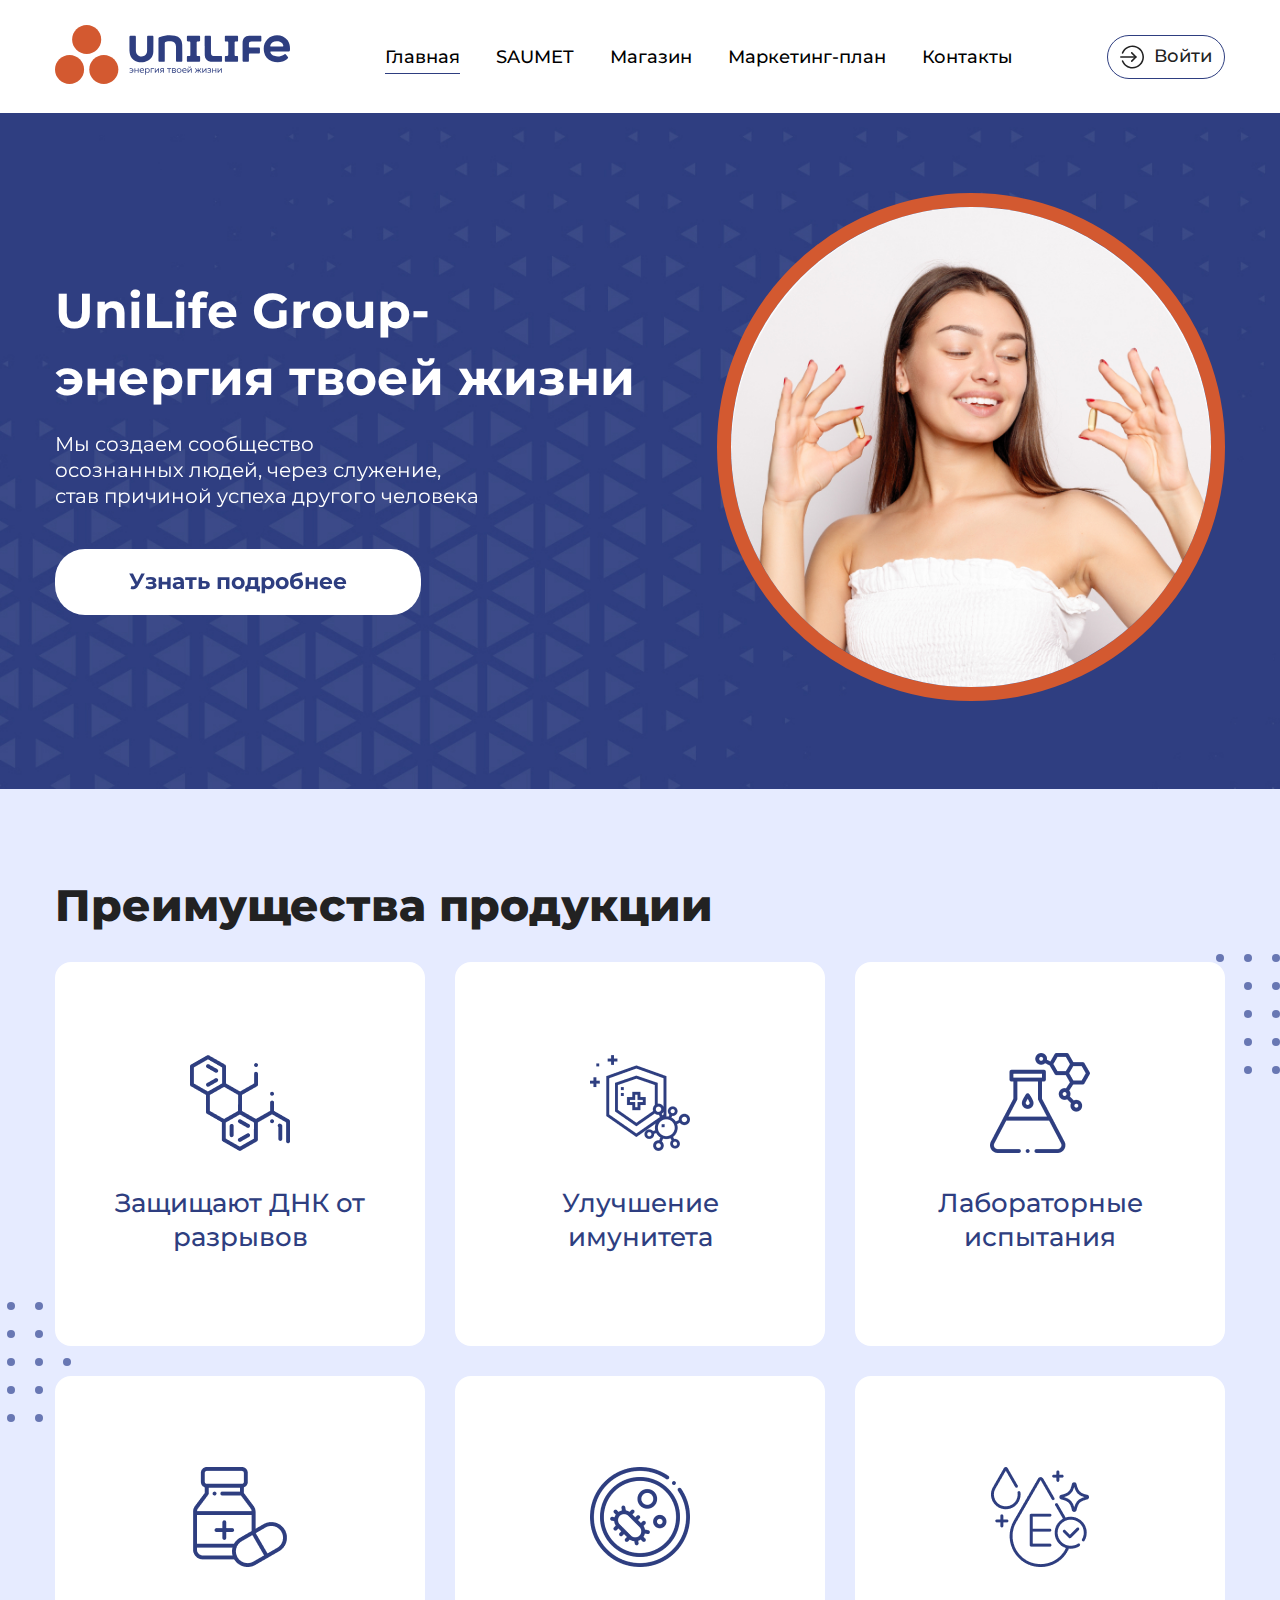
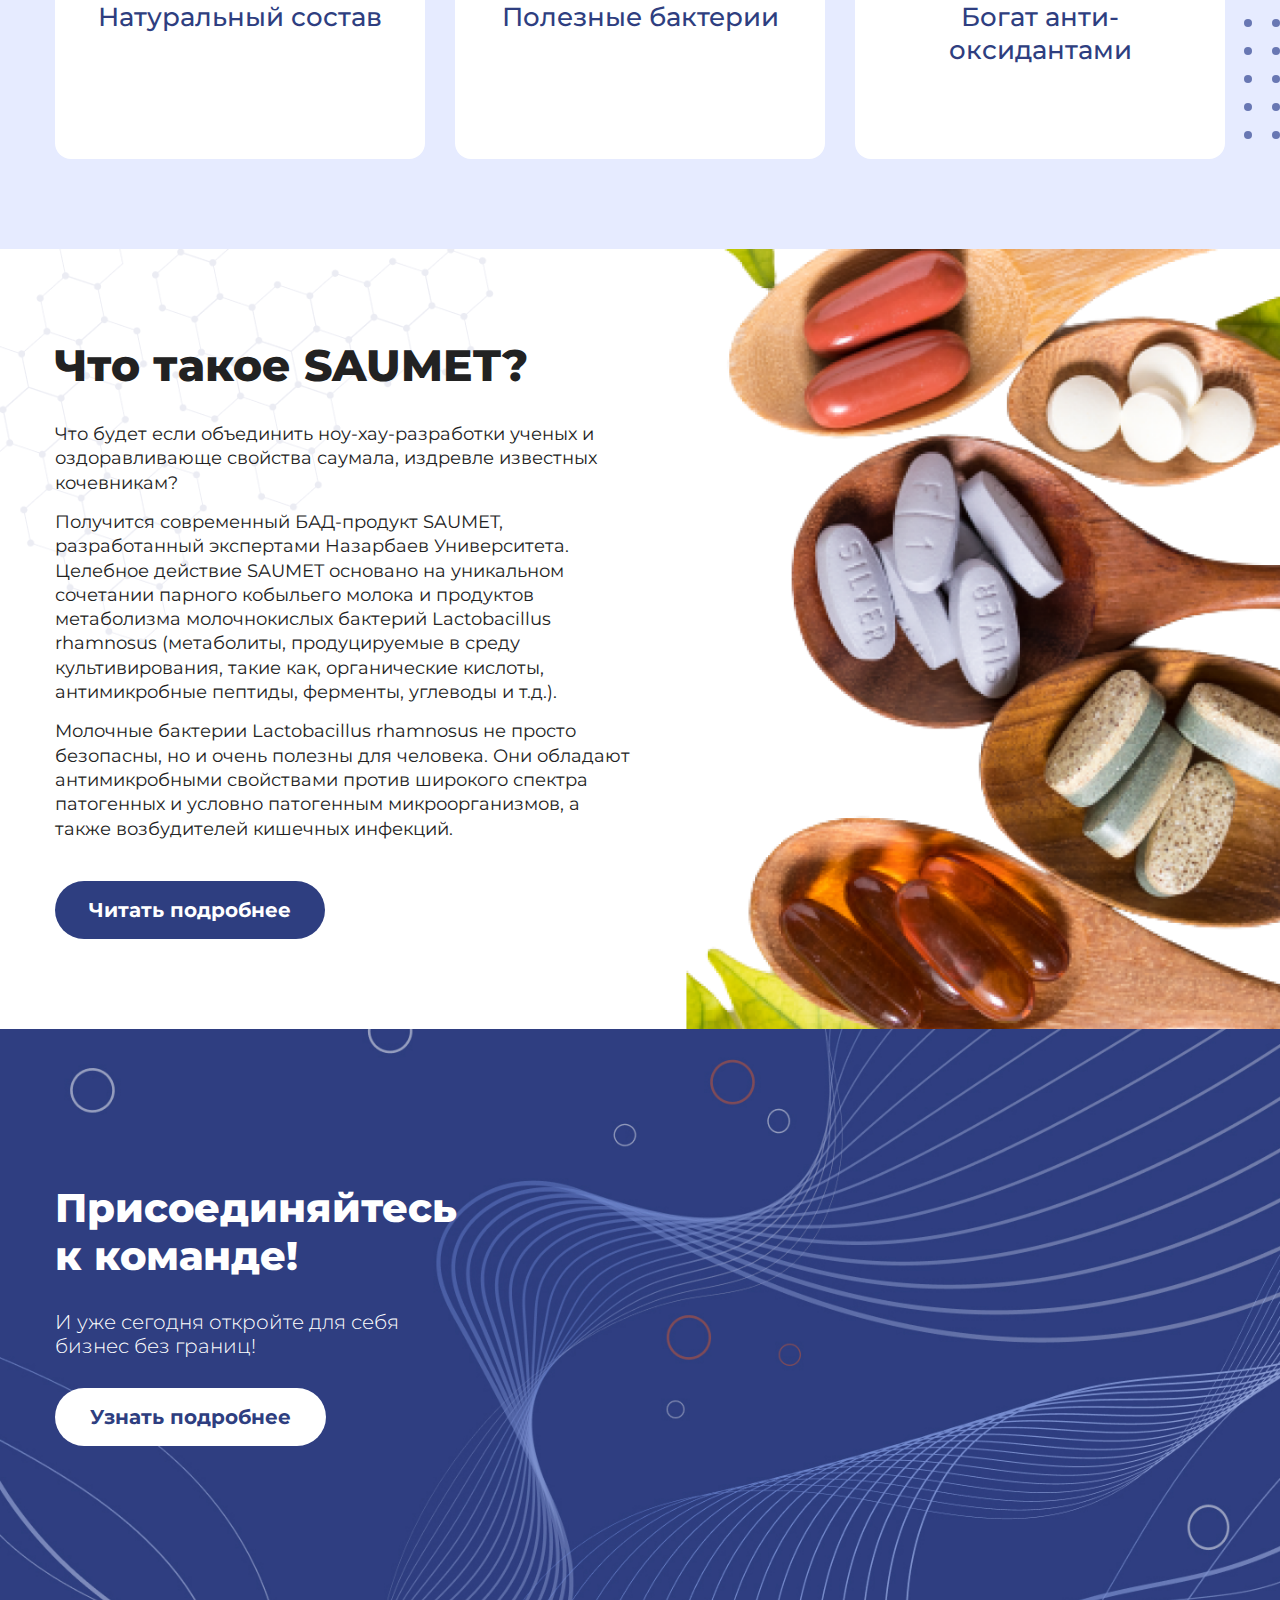
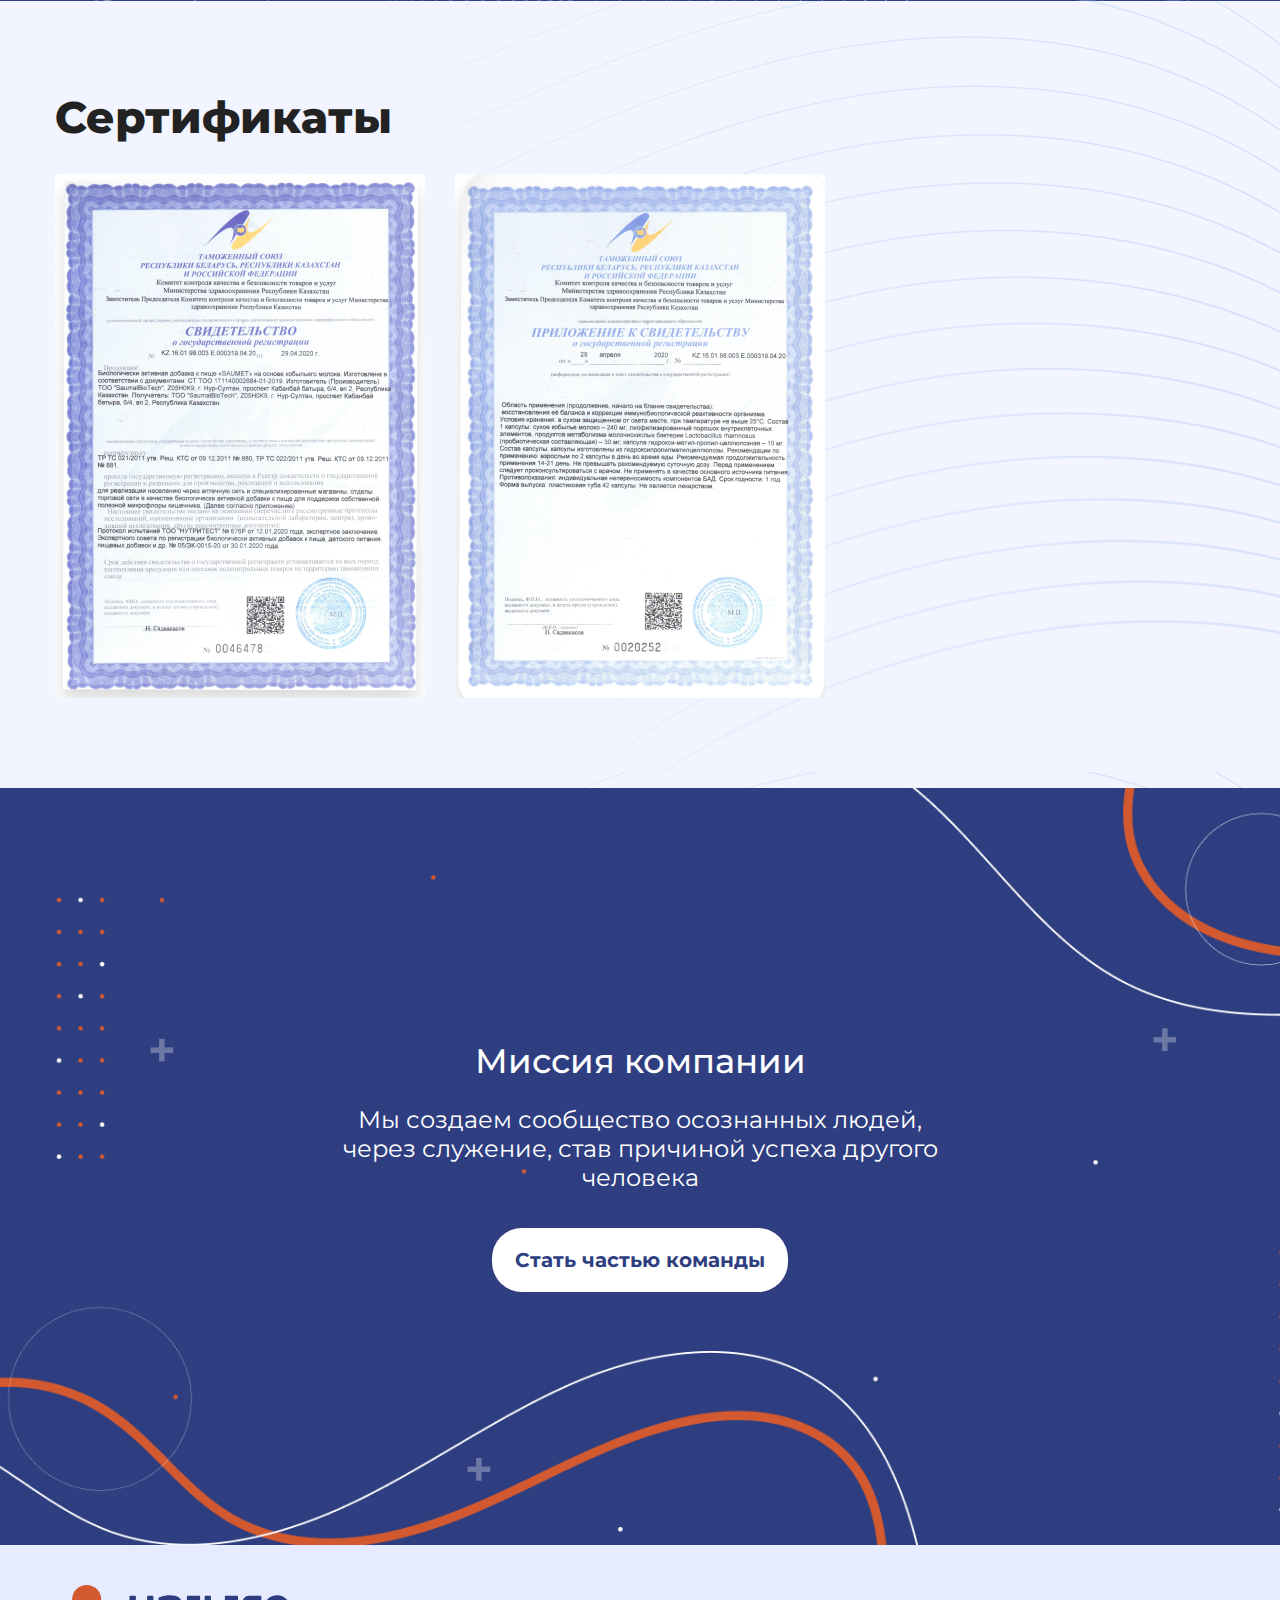
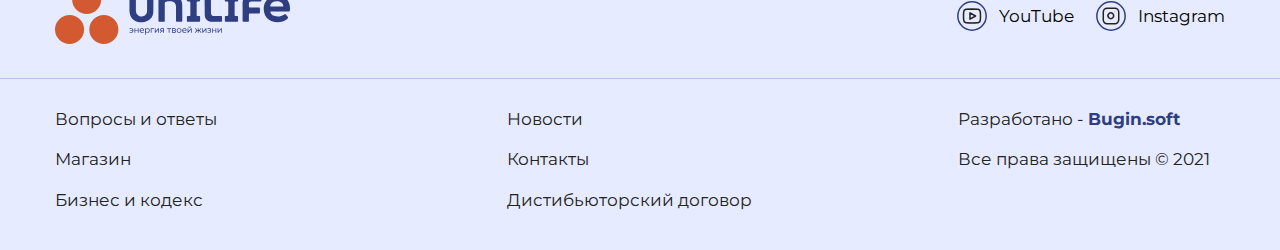
<file: index.html>
<!DOCTYPE html>
<html lang="en">
<head>
  <meta charset="UTF-8">
  <meta http-equiv="X-UA-Compatible" content="IE=edge">
  <meta name="viewport" content="width=device-width, initial-scale=1.0">
  <link rel="stylesheet" href="css/main.css">
  <link rel="stylesheet" href="https://unpkg.com/swiper/swiper-bundle.min.css"/>
  <link href="https://fonts.googleapis.com/css2?family=Montserrat:ital,wght@0,400;0,500;0,700;1,400;1,500;1,700&display=swap" rel="stylesheet">
  <link rel="shortcut icon" href="img/icons/sapatest-logo-icon.ico" type="image/x-icon">
  <script src="js/jquery-3.6.0.min.js"></script>
  <script src="http://ajax.googleapis.com/ajax/libs/jquery/1.10.2/jquery.min.js" type="text/javascript"></script>
  <!-- <script src="../js/jquery.maskMoney.js" type="text/javascript"></script> -->
  <title>Главная - UniLife</title>
</head>
<body>
  <header>
    <div class="container">
      <a href="index.html" class="header__logo">
        <img src="img/icons/logo.svg" alt="">
      </a>
      <nav class="header__menu">
        <ul>
          <li><a href="index.html" class="header__menu_items header__menu_active">Главная</a></li>
          <li><a href="aboutPage.html" class="header__menu_items">SAUMET</a></li>
          <li><a href="#" class="header__menu_items">Магазин</a></li>
          <li><a href="marketingPlan.html" class="header__menu_items">Маркетинг-план</a></li>
          <li><a href="#" class="header__menu_items">Контакты</a></li>
        </ul>
        <button class="header__button_adap">
          <img src="img/icons/log-in-icon.svg" alt="">
          <p>Войти</p>
        </button>
      </nav>
      <button class="header__button">
        <img src="img/icons/log-in-icon.svg" alt="">
        <p>Войти</p>
      </button>
      <div class="header__burger">
        <span></span>
      </div>
    </div>
  </header>

  <main>
    <div class="container">
      <div class="main__slider">
        <div class="swiper mainSwiper">
          <div class="swiper-wrapper">
            <div class="swiper-slide">
              <div class="main__left">
                <h1 class="main__title">UniLife Group- энергия твоей жизни</h1>
                <h3 class="main__subtitle">Мы создаем сообщество <br>
                  осознанных людей, через служение, <br>
                  став причиной успеха другого человека</h3>
                <button class="main__button">Узнать подробнее</button>
              </div>
              <div class="main__right">
                <img class="main__img1" src="img/main-img0.png" alt="">
              </div>
            </div>
            <div class="swiper-slide">
              <div class="main__left">
                <h1 class="main__title">Ваш новый
                  уровень заботы </h1>
                <h3 class="main__subtitle">Система активного построения здоровья 
                  на клеточном уровне</h3>
                <button class="main__button">Узнать подробнее</button>
              </div>
              <div class="main__right">
                <img class="main__img2" src="img/main-img.png" alt="">
              </div>
            </div>
          </div>
        </div>
      </div>
    </div>
  </main>

  <section class="advantages">
    <div class="container">
      <div class="title">Преимущества продукции</div>
      <div class="advantages__content">
        <div class="advantages__content_items">
          <img src="img/icons/advantage-item1-icon.png" alt="">
          <p>Защищают ДНК от разрывов</p>
        </div>
        <div class="advantages__content_items">
          <img src="img/icons/advantage-item2-icon.png" alt="">
          <p>Улучшение имунитета</p>
        </div>
        <div class="advantages__content_items">
          <img src="img/icons/advantage-item3-icon.png" alt="">
          <p>Лабораторные испытания</p>
        </div>
        <div class="advantages__content_items">
          <img src="img/icons/advantage-item4-icon.png" alt="">
          <p>Натуральный состав</p>
        </div>
        <div class="advantages__content_items">
          <img src="img/icons/advantage-item5-icon.png" alt="">
          <p>Полезные бактерии</p>
        </div>
        <div class="advantages__content_items">
          <img src="img/icons/advantage-item6-icon.png" alt="">
          <p>Богат анти-оксидантами</p>
        </div>
      </div>
    </div>
    <img src="img/icons/advantage-bg-elements.svg" alt="" class="advantages__bg-elem1">
    <img src="img/icons/advantage-bg-elements.svg" alt="" class="advantages__bg-elem2">
    <img src="img/icons/advantage-bg-elements.svg" alt="" class="advantages__bg-elem3">
  </section>

  <section class="about">
    <div class="container">
      <h2 class="title">Что такое SAUMET?</h2>
      <div class="about__content">
        <div class="about__content_text">
          <p>Что будет если объединить ноу-хау-разработки ученых и оздоравливающе свойства саумала, издревле известных кочевникам?</p>
          <p>Получится современный БАД-продукт SAUMET, разработанный экспертами Назарбаев Университета. Целебное действие SAUMET основано на уникальном сочетании парного кобыльего молока и продуктов метаболизма молочнокислых бактерий Lactobacillus rhamnosus (метаболиты, продуцируемые в среду культивирования, такие как, органические кислоты, антимикробные пептиды, ферменты, углеводы и т.д.).</p>
          <p>Молочные бактерии Lactobacillus rhamnosus не просто безопасны, но и очень полезны для человека. Они обладают антимикробными свойствами против широкого спектра патогенных и условно патогенным микроорганизмов, а также возбудителей кишечных инфекций.</p>
        </div>
        <button class="about__button-more">Читать подробнее</button>
      </div>
    </div>
  </section>

  <section class="join">
    <div class="container">
      <h2 class="title">Присоединяйтесь к команде!</h2>
      <h3 class="subtitle">И уже сегодня откройте для себя бизнес без границ!</h3>
      <button class="join__button-more">Узнать подробнее</button>
    </div>
  </section>

  <section class="certificates">
    <div class="container">
      <h2 class="title">Сертификаты</h2>
      <div class="certificates__content">
        <img src="img/certificate-elem1.jpg" alt="">
        <img src="img/certificate-elem2.jpg" alt="">
      </div>
    </div>
  </section>

  <section class="mission">
    <div class="container">
      <div class="title">Миссия компании</div>
      <div class="subtitle">Мы создаем сообщество осознанных людей, через служение, став причиной успеха другого человека</div>
      <button class="mission__button">Стать частью команды</button>
    </div>
  </section>
  
  <footer>
    <div class="footer__up">
      <div class="container">
        <a href="#" class="footer__logo"><img src="img/icons/logo.svg" alt=""></a>
        <div class="footer__social">
          <a href="#" class="footer__social_items">
            <img src="img/icons/youtube-icon.svg" alt="">
            <p>YouTube</p>
          </a>
          <a href="#" class="footer__social_items">
            <img src="img/icons/instagram-icon.svg" alt="">
            <p>Instagram</p>
          </a>
        </div>
      </div>
    </div>
    <div class="footer__down">
      <div class="container">
        <div class="footer__items">
          <a href="#">Вопросы и ответы</a>
          <a href="#">Магазин</a>
          <a href="#">Бизнес и кодекс</a>
        </div>
        <div class="footer__items">
          <a href="#">Новости</a>
          <a href="#">Контакты</a>
          <a href="#">Дистибьюторский договор</a>
        </div>
        <div class="footer__developer">
          <p>Разработано - <a href="#">Bugin.soft</a></p>
          <p>Все права защищены © 2021</p>
        </div>
      </div>
    </div>
  </footer>
  <script src="https://unpkg.com/swiper/swiper-bundle.min.js"></script>
  <script src="js/main.js"></script>
</body>
</html>
</file>
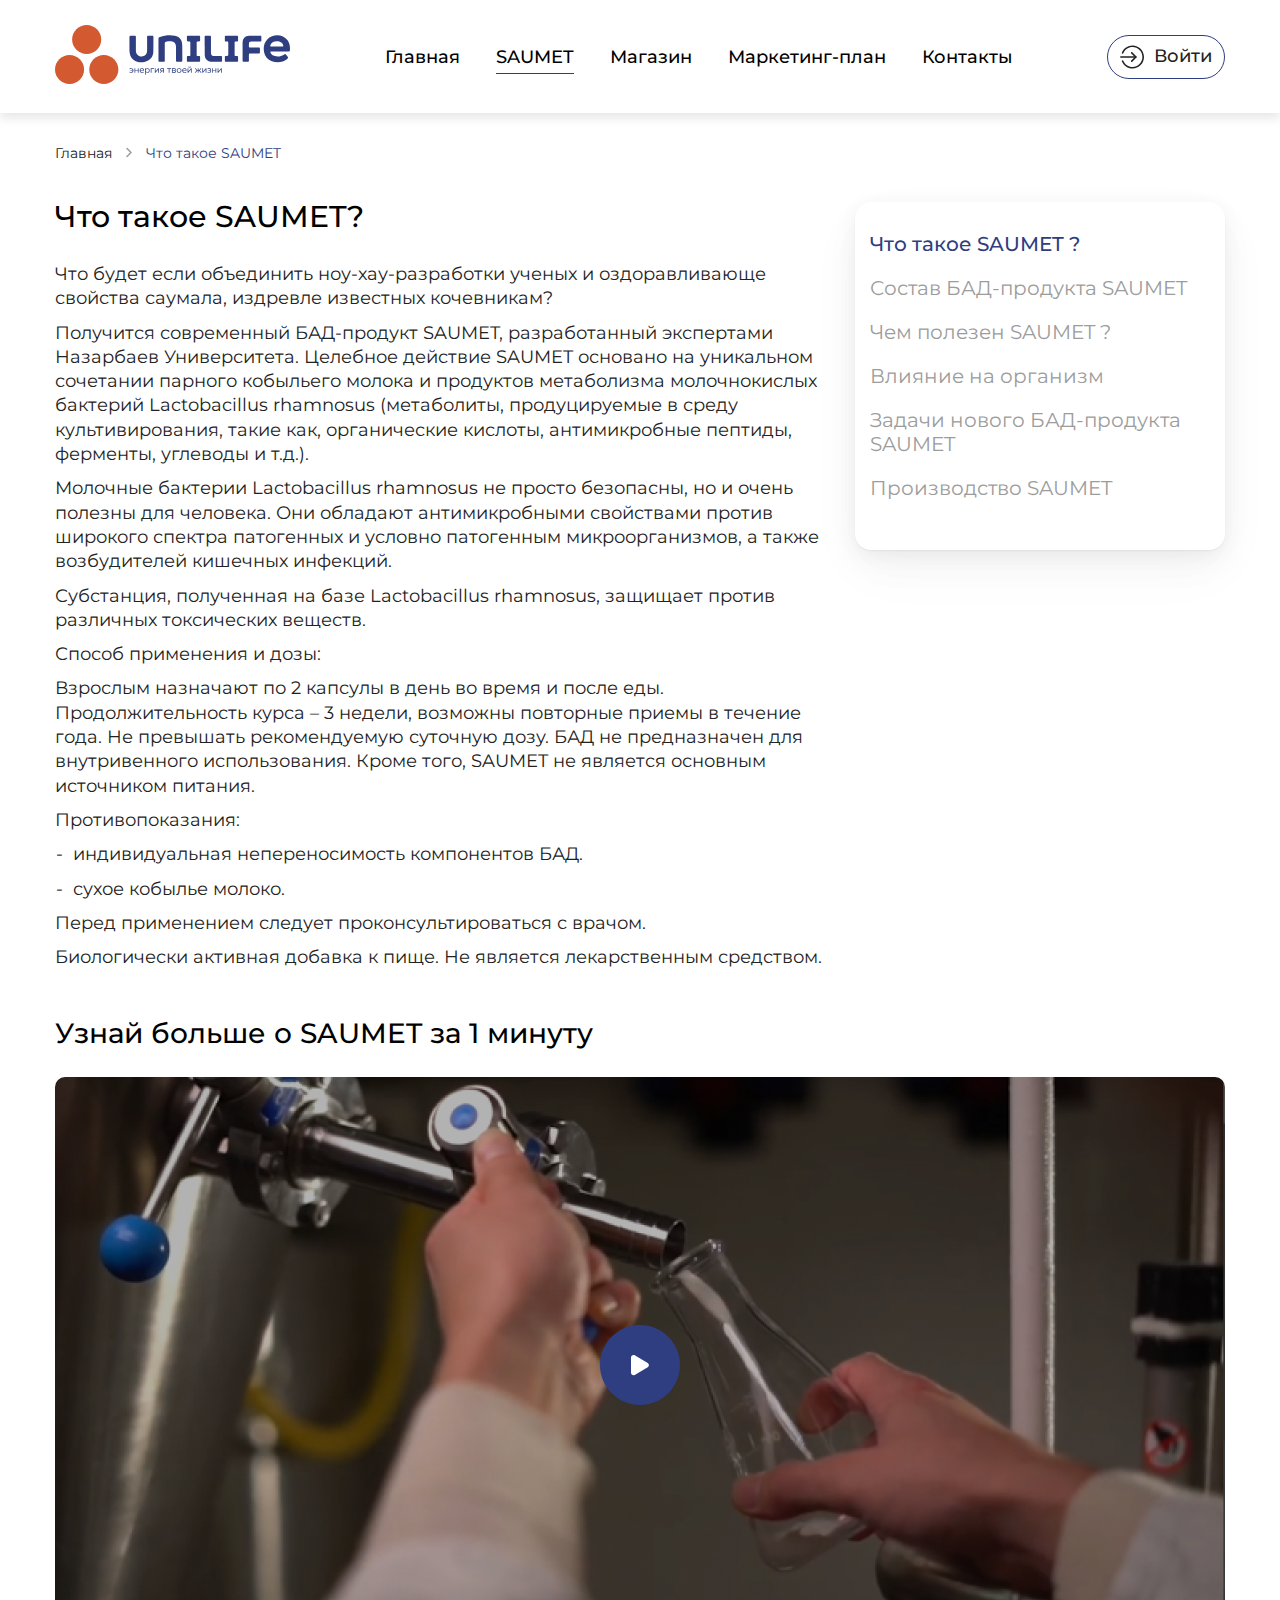
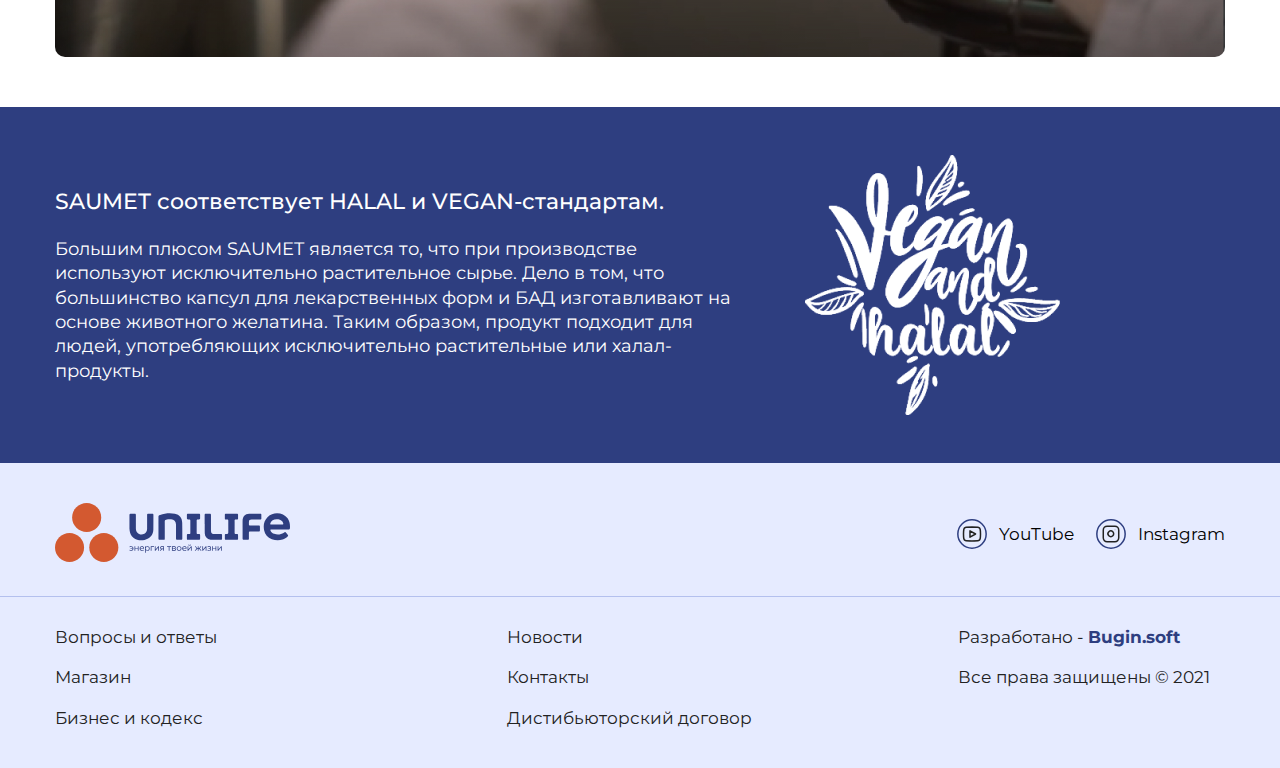
<file: aboutPage.html>
<!DOCTYPE html>
<html lang="en">
<head>
  <meta charset="UTF-8">
  <meta http-equiv="X-UA-Compatible" content="IE=edge">
  <meta name="viewport" content="width=device-width, initial-scale=1.0">
  <link rel="stylesheet" href="css/main.css">
  <link rel="stylesheet" href="https://unpkg.com/swiper/swiper-bundle.min.css"/>
  <link href="https://fonts.googleapis.com/css2?family=Montserrat:ital,wght@0,400;0,500;0,700;1,400;1,500;1,700&display=swap" rel="stylesheet">
  <link rel="shortcut icon" href="img/icons/sapatest-logo-icon.ico" type="image/x-icon">
  <script src="js/jquery-3.6.0.min.js"></script>
  <script src="http://ajax.googleapis.com/ajax/libs/jquery/1.10.2/jquery.min.js" type="text/javascript"></script>
  <!-- <script src="../js/jquery.maskMoney.js" type="text/javascript"></script> -->
  <title>Что такое SAUMET? - UniLife</title>
</head>
<body>
  <header>
    <div class="container">
      <a href="index.html" class="header__logo">
        <img src="img/icons/logo.svg" alt="">
      </a>
      <nav class="header__menu">
        <ul>
          <li><a href="index.html" class="header__menu_items">Главная</a></li>
          <li><a href="aboutPage.html" class="header__menu_items header__menu_active">SAUMET</a></li>
          <li><a href="#" class="header__menu_items">Магазин</a></li>
          <li><a href="marketingPlan.html" class="header__menu_items">Маркетинг-план</a></li>
          <li><a href="#" class="header__menu_items">Контакты</a></li>
        </ul>
        <button class="header__button_adap">
          <img src="img/icons/log-in-icon.svg" alt="">
          <p>Войти</p>
        </button>
      </nav>
      <button class="header__button">
        <img src="img/icons/log-in-icon.svg" alt="">
        <p>Войти</p>
      </button>
      <div class="header__burger">
        <span></span>
      </div>
    </div>
  </header>

  <section class="aboutPage">
    <div class="container">
      <div class="container__header">
        <a href="#" class="container__rubric">Главная</a>
        <img src="img/icons/rubric-arrow-right.svg" alt="" class="container__rubric-arrow">
        <a href="#" class="container__rubric container__rubric_active">Что такое SAUMET</a>
      </div>
      <div class="aboutPage__content">
        <div class="aboutPage__leftContent">
          <h2 class="title2">Что такое SAUMET?</h2>
          <p>Что будет если объединить ноу-хау-разработки ученых и оздоравливающе свойства саумала, издревле известных кочевникам?</p>
          <p>Получится современный БАД-продукт SAUMET, разработанный экспертами Назарбаев Университета. Целебное действие SAUMET основано на уникальном сочетании парного кобыльего молока и продуктов метаболизма молочнокислых бактерий Lactobacillus rhamnosus (метаболиты, продуцируемые в среду культивирования, такие как, органические кислоты, антимикробные пептиды, ферменты, углеводы и т.д.).  </p>
          <p>Молочные бактерии Lactobacillus rhamnosus не просто безопасны, но и очень полезны для человека. Они обладают антимикробными свойствами против широкого спектра патогенных и условно патогенным микроорганизмов, а также возбудителей кишечных инфекций.</p>
          <p>Субстанция, полученная на базе Lactobacillus rhamnosus, защищает против различных токсических веществ. </p>
          <p>Способ применения и дозы:</p>
          <p>Взрослым назначают по 2 капсулы в день во время и после еды. Продолжительность курса – 3 недели, возможны повторные приемы в течение года. Не превышать рекомендуемую суточную дозу. БАД не предназначен для внутривенного использования. Кроме того, SAUMET не является основным источником питания. </p>
          <p>Противопоказания: </p>
          <ul>
            <li>индивидуальная непереносимость компонентов БАД.</li>
            <li>сухое кобылье молоко.</li>
          </ul>
          <p>Перед применением следует проконсультироваться с врачом.</p>
          <p>Биологически активная добавка к пище. Не является лекарственным средством.</p>
        </div>
        <div class="aboutPage__rightContent">
          <div class="aboutPage__rightContent_block">
            <ul class="aboutPage__rightContent-list">
              <li><a href="aboutPage.html" class="aboutPage__rightContent-list-item aboutPage__list_active">Что такое SAUMET ?</a></li>
              <li><a href="aboutPage2.html" class="aboutPage__rightContent-list-item">Состав БАД-продукта SAUMET</a></li>
              <li><a href="aboutPage3.html" class="aboutPage__rightContent-list-item">Чем полезен SAUMET ?</a></li>
              <li><a href="aboutPage4.html" class="aboutPage__rightContent-list-item">Влияние на организм</a></li>
              <li><a href="aboutPage5.html" class="aboutPage__rightContent-list-item">Задачи нового БАД-продукта SAUMET</a></li>
              <li><a href="#" class="aboutPage__rightContent-list-item">Производство SAUMET</a></li>
            </ul>
          </div>
        </div>
      </div>
      <div class="aboutPage__content2">
        <h2 class="title2_mini">Узнай больше о SAUMET за 1 минуту</h2>
        <div class="aboutPage__content2_modal-video">
          <a href="#"><img src="img/icons/play-icon.svg" alt=""></a>
        </div>
      </div>
    </div>
    <div class="aboutPage__content3">
      <div class="container">
        <div class="aboutPage__content3_text">
          <h3>SAUMET соответствует HALAL и VEGAN-стандартам. </h3>
          <p>Большим плюсом SAUMET является то, что при производстве используют исключительно растительное сырье. Дело в том, что большинство капсул для лекарственных форм и БАД изготавливают на основе животного желатина. Таким образом, продукт подходит для людей, употребляющих исключительно растительные или халал- продукты. </p>
        </div>
        <img class="aboutPage__content3_img" src="img/vegan-and-halal.png" alt="">
      </div>
    </div>
    <div class="container">
      <div class="aboutPage__rightContent_adap">
        <div class="aboutPage__rightContent_block">
          <ul class="aboutPage__rightContent-list">
            <li><a href="aboutPage.html" class="aboutPage__rightContent-list-item aboutPage__list_active">Что такое SAUMET ?</a></li>
            <li><a href="aboutPage2.html" class="aboutPage__rightContent-list-item">Состав БАД-продукта SAUMET</a></li>
            <li><a href="aboutPage3.html" class="aboutPage__rightContent-list-item">Чем полезен SAUMET ?</a></li>
            <li><a href="aboutPage4.html" class="aboutPage__rightContent-list-item">Влияние на организм</a></li>
            <li><a href="aboutPage5.html" class="aboutPage__rightContent-list-item">Задачи нового БАД-продукта SAUMET</a></li>
            <li><a href="#" class="aboutPage__rightContent-list-item">Производство SAUMET</a></li>
          </ul>
        </div>
      </div>
    </div>
  </section>
  
  <footer>
    <div class="footer__up">
      <div class="container">
        <a href="#" class="footer__logo"><img src="img/icons/logo.svg" alt=""></a>
        <div class="footer__social">
          <a href="#" class="footer__social_items">
            <img src="img/icons/youtube-icon.svg" alt="">
            <p>YouTube</p>
          </a>
          <a href="#" class="footer__social_items">
            <img src="img/icons/instagram-icon.svg" alt="">
            <p>Instagram</p>
          </a>
        </div>
      </div>
    </div>
    <div class="footer__down">
      <div class="container">
        <div class="footer__items">
          <a href="#">Вопросы и ответы</a>
          <a href="#">Магазин</a>
          <a href="#">Бизнес и кодекс</a>
        </div>
        <div class="footer__items">
          <a href="#">Новости</a>
          <a href="#">Контакты</a>
          <a href="#">Дистибьюторский договор</a>
        </div>
        <div class="footer__developer">
          <p>Разработано - <a href="#">Bugin.soft</a></p>
          <p>Все права защищены © 2021</p>
        </div>
      </div>
    </div>
  </footer>
  <script src="https://unpkg.com/swiper/swiper-bundle.min.js"></script>
  <script src="js/main.js"></script>
</body>
</html>
</file>
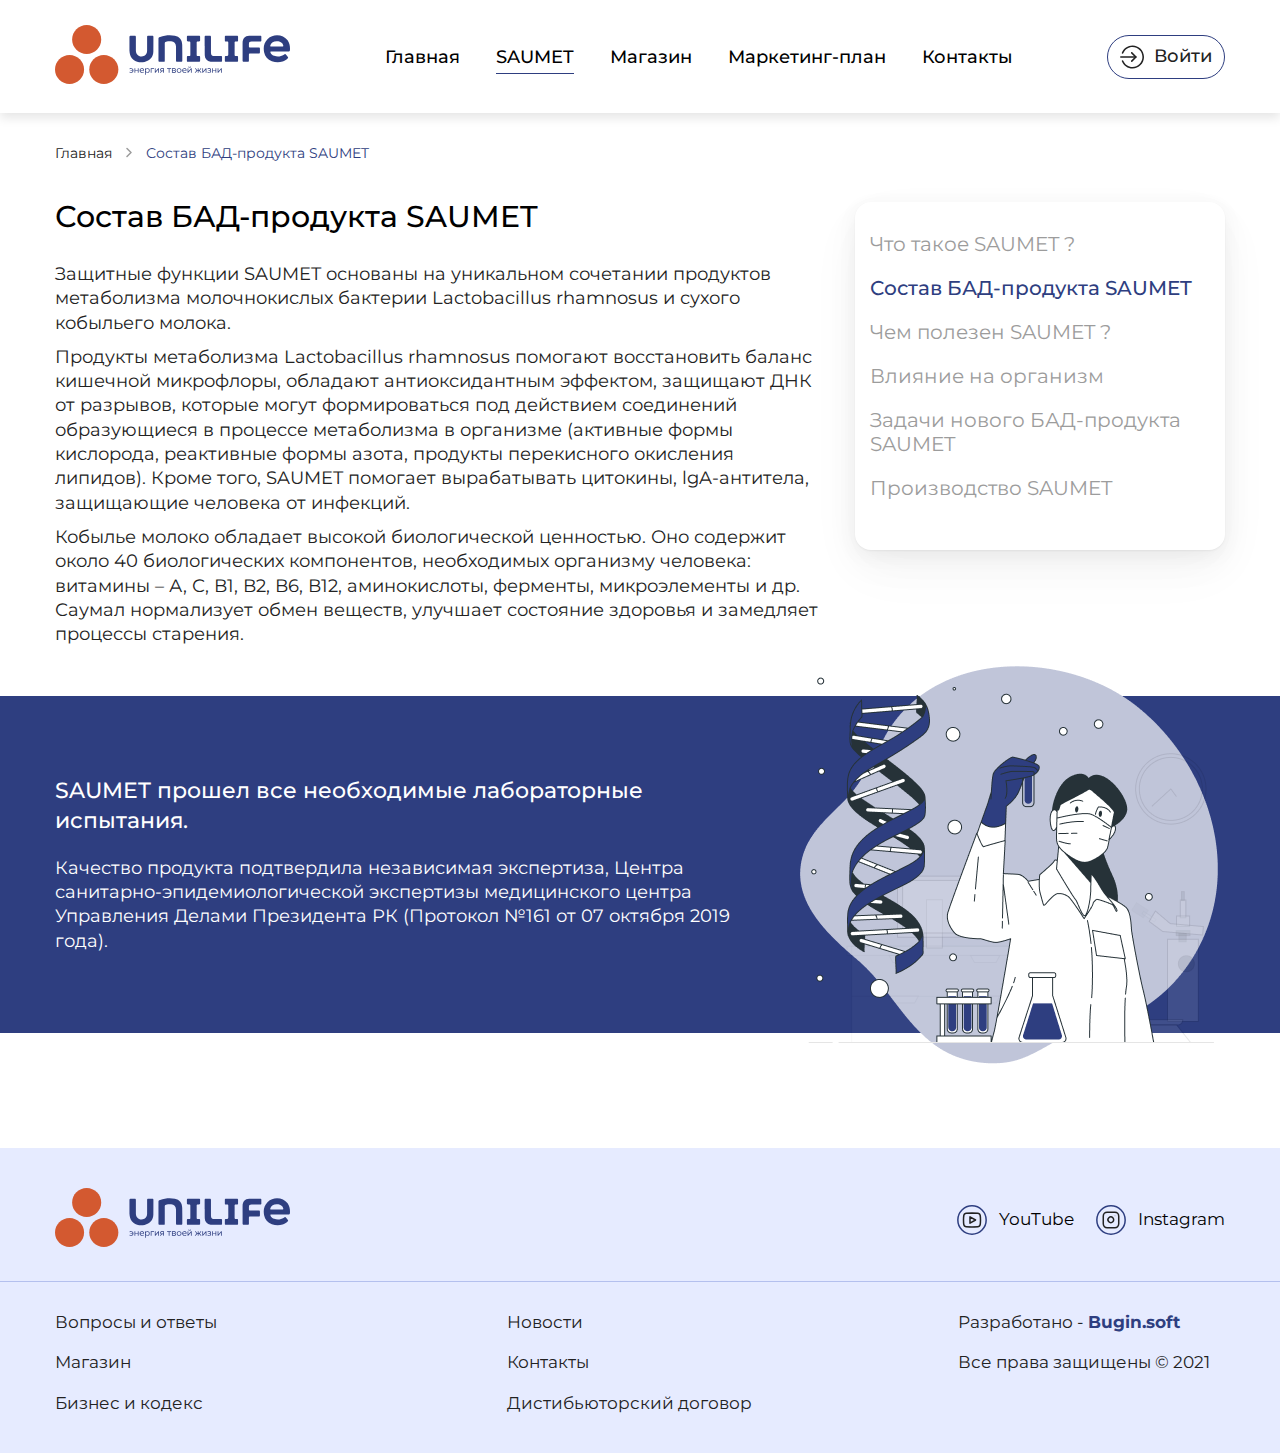
<file: aboutPage2.html>
<!DOCTYPE html>
<html lang="en">
<head>
  <meta charset="UTF-8">
  <meta http-equiv="X-UA-Compatible" content="IE=edge">
  <meta name="viewport" content="width=device-width, initial-scale=1.0">
  <link rel="stylesheet" href="css/main.css">
  <link rel="stylesheet" href="https://unpkg.com/swiper/swiper-bundle.min.css"/>
  <link href="https://fonts.googleapis.com/css2?family=Montserrat:ital,wght@0,400;0,500;0,700;1,400;1,500;1,700&display=swap" rel="stylesheet">
  <link rel="shortcut icon" href="img/icons/sapatest-logo-icon.ico" type="image/x-icon">
  <script src="js/jquery-3.6.0.min.js"></script>
  <script src="http://ajax.googleapis.com/ajax/libs/jquery/1.10.2/jquery.min.js" type="text/javascript"></script>
  <!-- <script src="../js/jquery.maskMoney.js" type="text/javascript"></script> -->
  <title>Состав БАД-продукта SAUMET - UniLife</title>
</head>
<body>
  <header>
    <div class="container">
      <a href="index.html" class="header__logo">
        <img src="img/icons/logo.svg" alt="">
      </a>
      <nav class="header__menu">
        <ul>
          <li><a href="index.html" class="header__menu_items">Главная</a></li>
          <li><a href="aboutPage.html" class="header__menu_items header__menu_active">SAUMET</a></li>
          <li><a href="#" class="header__menu_items">Магазин</a></li>
          <li><a href="marketingPlan.html" class="header__menu_items">Маркетинг-план</a></li>
          <li><a href="#" class="header__menu_items">Контакты</a></li>
        </ul>
        <button class="header__button_adap">
          <img src="img/icons/log-in-icon.svg" alt="">
          <p>Войти</p>
        </button>
      </nav>
      <button class="header__button">
        <img src="img/icons/log-in-icon.svg" alt="">
        <p>Войти</p>
      </button>
      <div class="header__burger">
        <span></span>
      </div>
    </div>
  </header>

  <section class="aboutPage">
    <div class="container">
      <div class="container__header">
        <a href="#" class="container__rubric">Главная</a>
        <img src="img/icons/rubric-arrow-right.svg" alt="" class="container__rubric-arrow">
        <a href="#" class="container__rubric container__rubric_active">Состав БАД-продукта SAUMET</a>
      </div>
      <div class="aboutPage__content">
        <div class="aboutPage__leftContent">
          <h2 class="title2">Состав БАД-продукта SAUMET</h2>
          <p>Защитные функции SAUMET основаны на уникальном  сочетании продуктов метаболизма молочнокислых бактерии Lactobacillus rhamnosus и сухого кобыльего молока. </p>
          <p>Продукты метаболизма Lactobacillus rhamnosus помогают восстановить баланс кишечной микрофлоры, обладают антиоксидантным эффектом, защищают ДНК от разрывов, которые могут формироваться под действием соединений образующиеся в процессе метаболизма в организме (активные формы кислорода, реактивные формы азота, продукты перекисного окисления липидов). Кроме того, SAUMET помогает вырабатывать цитокины, lgA-антитела, защищающие человека от инфекций.</p>
          <p>Кобылье молоко обладает высокой биологической ценностью. Оно содержит около 40 биологических компонентов, необходимых организму человека: витамины – А, С, В1, В2, В6, В12, аминокислоты, ферменты,  микроэлементы и др. Саумал нормализует обмен веществ, улучшает состояние здоровья и замедляет процессы старения.</p>
        </div>
        <div class="aboutPage__rightContent">
          <div class="aboutPage__rightContent_block">
            <ul class="aboutPage__rightContent-list">
              <li><a href="aboutPage.html" class="aboutPage__rightContent-list-item">Что такое SAUMET ?</a></li>
              <li><a href="aboutPage2.html" class="aboutPage__rightContent-list-item aboutPage__list_active">Состав БАД-продукта SAUMET</a></li>
              <li><a href="aboutPage3.html" class="aboutPage__rightContent-list-item">Чем полезен SAUMET ?</a></li>
              <li><a href="aboutPage4.html" class="aboutPage__rightContent-list-item">Влияние на организм</a></li>
              <li><a href="aboutPage5.html" class="aboutPage__rightContent-list-item">Задачи нового БАД-продукта SAUMET</a></li>
              <li><a href="#" class="aboutPage__rightContent-list-item">Производство SAUMET</a></li>
            </ul>
          </div>
        </div>
      </div>
    </div>
    <div class="aboutPage2__content3">
      <div class="container">
        <div class="aboutPage2__content3_text">
          <h3>SAUMET прошел все необходимые лабораторные испытания. </h3>
          <p>Качество продукта подтвердила независимая экспертиза, Центра санитарно-эпидемиологической экспертизы медицинского центра Управления Делами Президента РК (Протокол №161 от 07 октября 2019 года).</p>
        </div>
        <img class="aboutPage2__content3_img" src="img/laboratory-img.png" alt="">
      </div>
    </div>
    <div class="container">
      <div class="aboutPage__rightContent_adap">
        <div class="aboutPage__rightContent_block">
          <ul class="aboutPage__rightContent-list">
            <li><a href="aboutPage.html" class="aboutPage__rightContent-list-item">Что такое SAUMET ?</a></li>
            <li><a href="aboutPage2.html" class="aboutPage__rightContent-list-item aboutPage__list_active">Состав БАД-продукта SAUMET</a></li>
            <li><a href="aboutPage3.html" class="aboutPage__rightContent-list-item">Чем полезен SAUMET ?</a></li>
            <li><a href="aboutPage4.html" class="aboutPage__rightContent-list-item">Влияние на организм</a></li>
            <li><a href="aboutPage5.html" class="aboutPage__rightContent-list-item">Задачи нового БАД-продукта SAUMET</a></li>
            <li><a href="#" class="aboutPage__rightContent-list-item">Производство SAUMET</a></li>
          </ul>
        </div>
      </div>
    </div>
  </section>
  
  <footer>
    <div class="footer__up">
      <div class="container">
        <a href="#" class="footer__logo"><img src="img/icons/logo.svg" alt=""></a>
        <div class="footer__social">
          <a href="#" class="footer__social_items">
            <img src="img/icons/youtube-icon.svg" alt="">
            <p>YouTube</p>
          </a>
          <a href="#" class="footer__social_items">
            <img src="img/icons/instagram-icon.svg" alt="">
            <p>Instagram</p>
          </a>
        </div>
      </div>
    </div>
    <div class="footer__down">
      <div class="container">
        <div class="footer__items">
          <a href="#">Вопросы и ответы</a>
          <a href="#">Магазин</a>
          <a href="#">Бизнес и кодекс</a>
        </div>
        <div class="footer__items">
          <a href="#">Новости</a>
          <a href="#">Контакты</a>
          <a href="#">Дистибьюторский договор</a>
        </div>
        <div class="footer__developer">
          <p>Разработано - <a href="#">Bugin.soft</a></p>
          <p>Все права защищены © 2021</p>
        </div>
      </div>
    </div>
  </footer>
  <script src="https://unpkg.com/swiper/swiper-bundle.min.js"></script>
  <script src="js/main.js"></script>
</body>
</html>
</file>
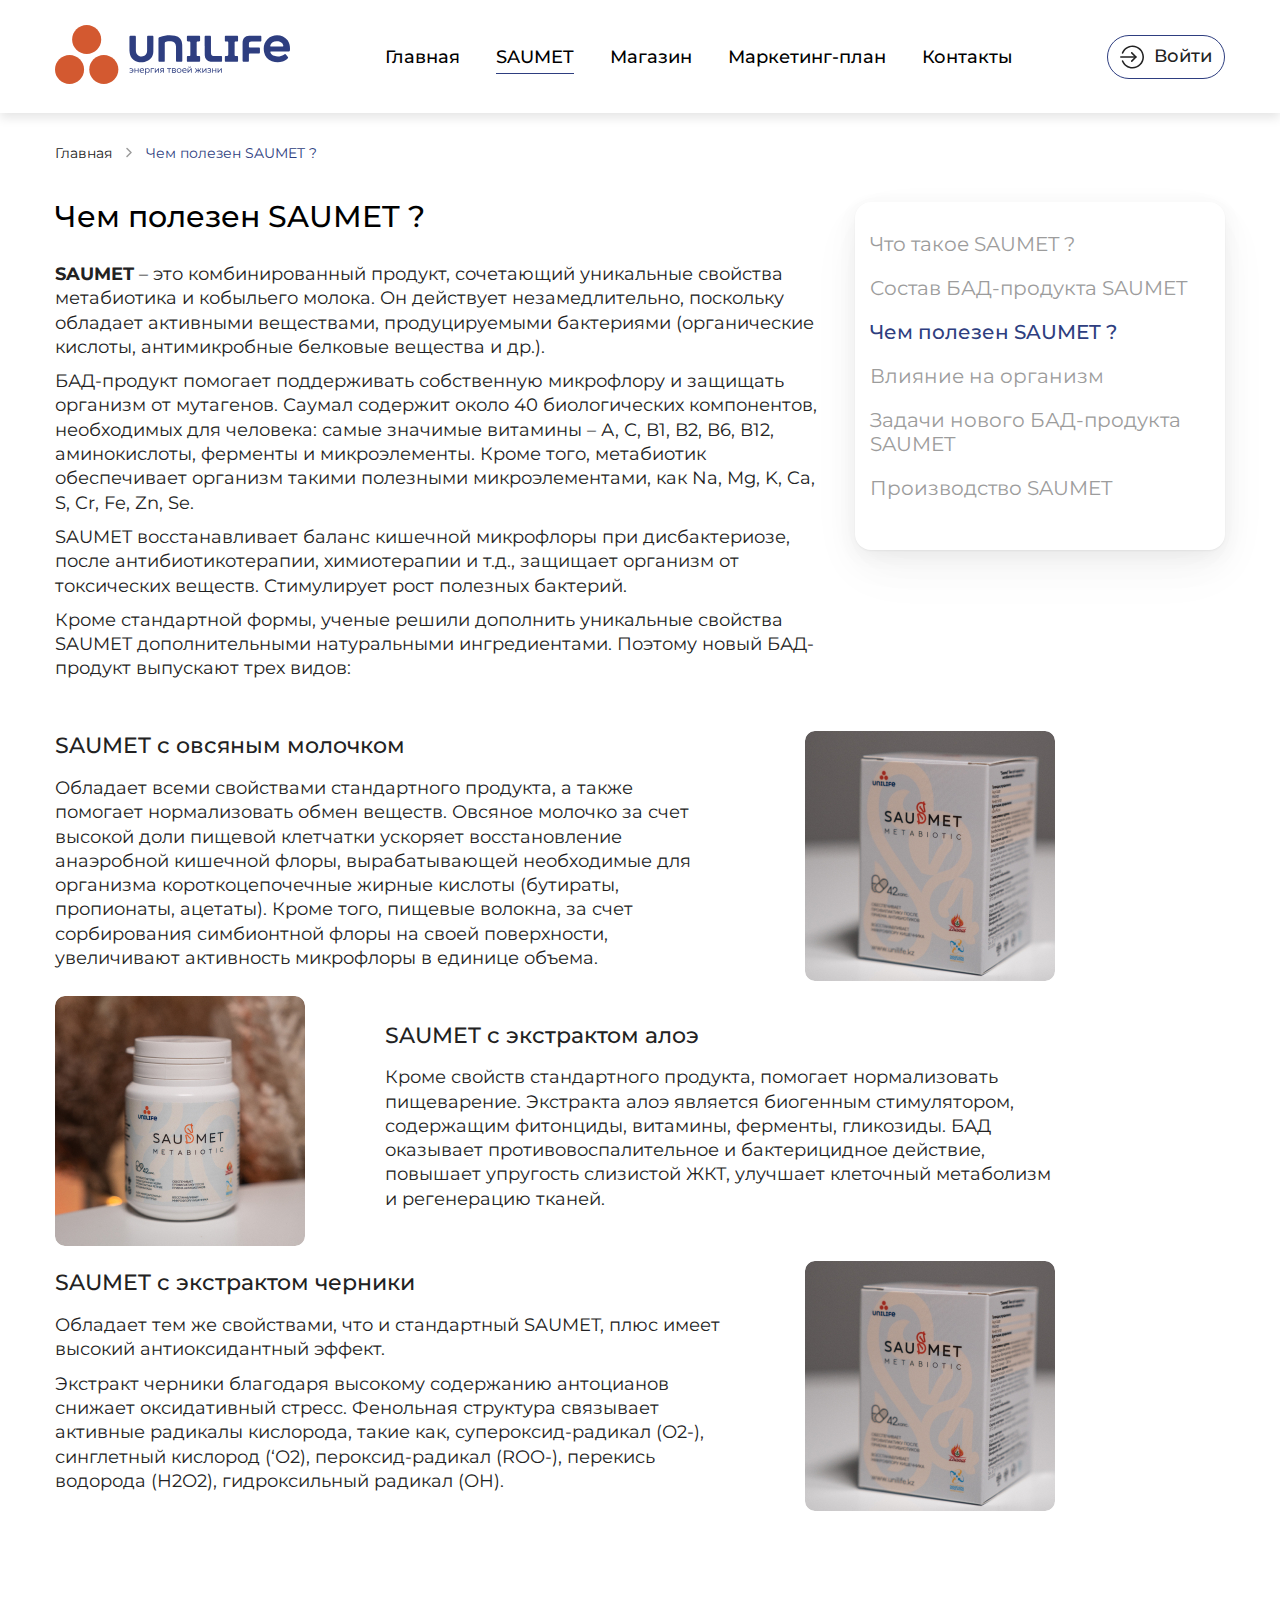
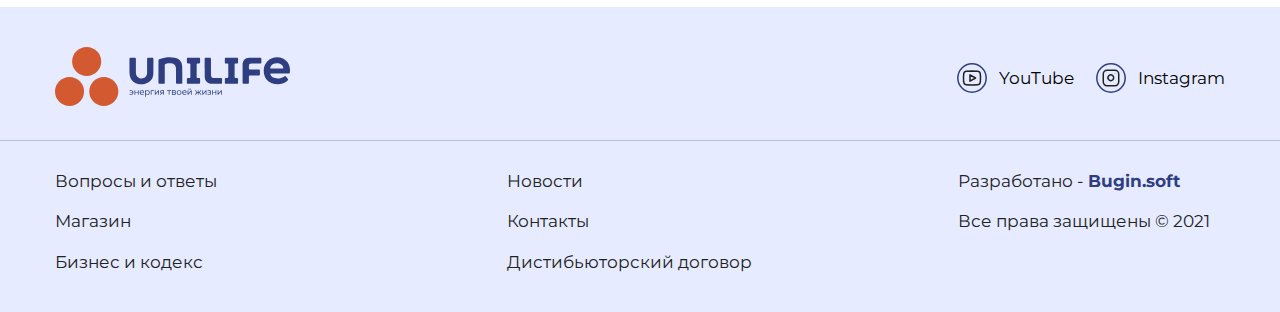
<file: aboutPage3.html>
<!DOCTYPE html>
<html lang="en">
<head>
  <meta charset="UTF-8">
  <meta http-equiv="X-UA-Compatible" content="IE=edge">
  <meta name="viewport" content="width=device-width, initial-scale=1.0">
  <link rel="stylesheet" href="css/main.css">
  <link rel="stylesheet" href="https://unpkg.com/swiper/swiper-bundle.min.css"/>
  <link href="https://fonts.googleapis.com/css2?family=Montserrat:ital,wght@0,400;0,500;0,700;1,400;1,500;1,700&display=swap" rel="stylesheet">
  <link rel="shortcut icon" href="img/icons/sapatest-logo-icon.ico" type="image/x-icon">
  <script src="js/jquery-3.6.0.min.js"></script>
  <script src="http://ajax.googleapis.com/ajax/libs/jquery/1.10.2/jquery.min.js" type="text/javascript"></script>
  <!-- <script src="../js/jquery.maskMoney.js" type="text/javascript"></script> -->
  <title>Чем полезен SAUMET ? - UniLife</title>
</head>
<body>
  <header>
    <div class="container">
      <a href="index.html" class="header__logo">
        <img src="img/icons/logo.svg" alt="">
      </a>
      <nav class="header__menu">
        <ul>
          <li><a href="index.html" class="header__menu_items">Главная</a></li>
          <li><a href="aboutPage.html" class="header__menu_items header__menu_active">SAUMET</a></li>
          <li><a href="#" class="header__menu_items">Магазин</a></li>
          <li><a href="marketingPlan.html" class="header__menu_items">Маркетинг-план</a></li>
          <li><a href="#" class="header__menu_items">Контакты</a></li>
        </ul>
        <button class="header__button_adap">
          <img src="img/icons/log-in-icon.svg" alt="">
          <p>Войти</p>
        </button>
      </nav>
      <button class="header__button">
        <img src="img/icons/log-in-icon.svg" alt="">
        <p>Войти</p>
      </button>
      <div class="header__burger">
        <span></span>
      </div>
    </div>
  </header>

  <section class="aboutPage">
    <div class="container">
      <div class="container__header">
        <a href="#" class="container__rubric">Главная</a>
        <img src="img/icons/rubric-arrow-right.svg" alt="" class="container__rubric-arrow">
        <a href="#" class="container__rubric container__rubric_active">Чем полезен SAUMET ?</a>
      </div>
      <div class="aboutPage__content">
        <div class="aboutPage__leftContent">
          <h2 class="title2">Чем полезен SAUMET ?</h2>
          <p><strong>SAUMET</strong> – это комбинированный продукт, сочетающий уникальные свойства метабиотика и кобыльего молока. Он действует незамедлительно, поскольку обладает активными веществами, продуцируемыми бактериями (органические кислоты, антимикробные белковые вещества и др.).</p>
          <p>БАД-продукт помогает поддерживать собственную микрофлору и защищать организм от мутагенов. Саумал содержит около 40 биологических компонентов, необходимых для человека: самые значимые витамины – А, С, В1, В2, В6, В12, аминокислоты, ферменты и микроэлементы. Кроме того, метабиотик обеспечивает организм такими полезными микроэлементами, как Na, Mg, K, Ca, S, Cr, Fe, Zn, Se.</p>
          <p>SAUMET восстанавливает баланс кишечной микрофлоры при дисбактериозе, после антибиотикотерапии, химиотерапии и т.д., защищает организм от токсических веществ. Стимулирует рост полезных бактерий.</p>
          <p>Кроме стандартной формы, ученые решили дополнить уникальные свойства SAUMET дополнительными натуральными ингредиентами. Поэтому новый БАД-продукт выпускают трех видов: </p>
        </div>
        <div class="aboutPage__rightContent">
          <div class="aboutPage__rightContent_block">
            <ul class="aboutPage__rightContent-list">
              <li><a href="aboutPage.html" class="aboutPage__rightContent-list-item">Что такое SAUMET ?</a></li>
              <li><a href="aboutPage2.html" class="aboutPage__rightContent-list-item">Состав БАД-продукта SAUMET</a></li>
              <li><a href="aboutPage3.html" class="aboutPage__rightContent-list-item aboutPage__list_active">Чем полезен SAUMET ?</a></li>
              <li><a href="aboutPage4.html" class="aboutPage__rightContent-list-item">Влияние на организм</a></li>
              <li><a href="aboutPage5.html" class="aboutPage__rightContent-list-item">Задачи нового БАД-продукта SAUMET</a></li>
              <li><a href="#" class="aboutPage__rightContent-list-item">Производство SAUMET</a></li>
            </ul>
          </div>
        </div>
      </div>
      <div class="aboutPage3__content2">
        <div class="aboutPage3__content2_items">
          <div class="aboutPage3__content2_items_text">
            <h3>SAUMET с овсяным молочком</h3>
            <p>Обладает всеми свойствами стандартного продукта, а также помогает нормализовать обмен веществ. Овсяное молочко за счет высокой доли пищевой клетчатки ускоряет восстановление анаэробной кишечной флоры, вырабатывающей необходимые для организма короткоцепочечные жирные кислоты (бутираты, пропионаты, ацетаты). Кроме того, пищевые волокна, за счет сорбирования симбионтной флоры на своей поверхности, увеличивают активность микрофлоры в единице объема.</p>
          </div>
          <img src="img/DSC06464.jpg" alt="">
        </div>
        <div class="aboutPage3__content2_items" id="aboutPage3__content2_items_2">
          <img src="img/DSC06480.jpg" alt="">
          <div class="aboutPage3__content2_items_text">
            <h3>SAUMET с экстрактом алоэ</h3>
            <p>Кроме свойств стандартного продукта, помогает нормализовать пищеварение. Экстракта алоэ является биогенным стимулятором, содержащим фитонциды, витамины, ферменты, гликозиды. БАД оказывает противовоспалительное и бактерицидное действие, повышает упругость слизистой ЖКТ, улучшает клеточный метаболизм и регенерацию тканей.</p>
          </div>
        </div>
        <div class="aboutPage3__content2_items">
          <div class="aboutPage3__content2_items_text">
            <h3>SAUMET с экстрактом черники</h3>
            <p>Обладает тем же свойствами, что и стандартный SAUMET, плюс имеет высокий антиоксидантный эффект.</p>
            <p>Экстракт черники благодаря высокому содержанию антоцианов снижает оксидативный стресс. Фенольная структура связывает активные радикалы кислорода, такие как, супероксид-радикал (О2-), синглетный кислород (‘О2), пероксид-радикал (ROO-), перекись водорода (Н2О2), гидроксильный радикал (ОН). </p>
          </div>
          <img src="img/DSC06464.jpg" alt="">
        </div>
      </div>
      <div class="aboutPage__rightContent_adap">
        <div class="aboutPage__rightContent_block">
          <ul class="aboutPage__rightContent-list">
            <li><a href="aboutPage.html" class="aboutPage__rightContent-list-item">Что такое SAUMET ?</a></li>
            <li><a href="aboutPage2.html" class="aboutPage__rightContent-list-item">Состав БАД-продукта SAUMET</a></li>
            <li><a href="aboutPage3.html" class="aboutPage__rightContent-list-item aboutPage__list_active">Чем полезен SAUMET ?</a></li>
            <li><a href="aboutPage4.html" class="aboutPage__rightContent-list-item">Влияние на организм</a></li>
            <li><a href="aboutPage5.html" class="aboutPage__rightContent-list-item">Задачи нового БАД-продукта SAUMET</a></li>
            <li><a href="#" class="aboutPage__rightContent-list-item">Производство SAUMET</a></li>
          </ul>
        </div>
      </div>
    </div>
  </section>
  
  <footer>
    <div class="footer__up">
      <div class="container">
        <a href="#" class="footer__logo"><img src="img/icons/logo.svg" alt=""></a>
        <div class="footer__social">
          <a href="#" class="footer__social_items">
            <img src="img/icons/youtube-icon.svg" alt="">
            <p>YouTube</p>
          </a>
          <a href="#" class="footer__social_items">
            <img src="img/icons/instagram-icon.svg" alt="">
            <p>Instagram</p>
          </a>
        </div>
      </div>
    </div>
    <div class="footer__down">
      <div class="container">
        <div class="footer__items">
          <a href="#">Вопросы и ответы</a>
          <a href="#">Магазин</a>
          <a href="#">Бизнес и кодекс</a>
        </div>
        <div class="footer__items">
          <a href="#">Новости</a>
          <a href="#">Контакты</a>
          <a href="#">Дистибьюторский договор</a>
        </div>
        <div class="footer__developer">
          <p>Разработано - <a href="#">Bugin.soft</a></p>
          <p>Все права защищены © 2021</p>
        </div>
      </div>
    </div>
  </footer>
  <script src="https://unpkg.com/swiper/swiper-bundle.min.js"></script>
  <script src="js/main.js"></script>
</body>
</html>
</file>
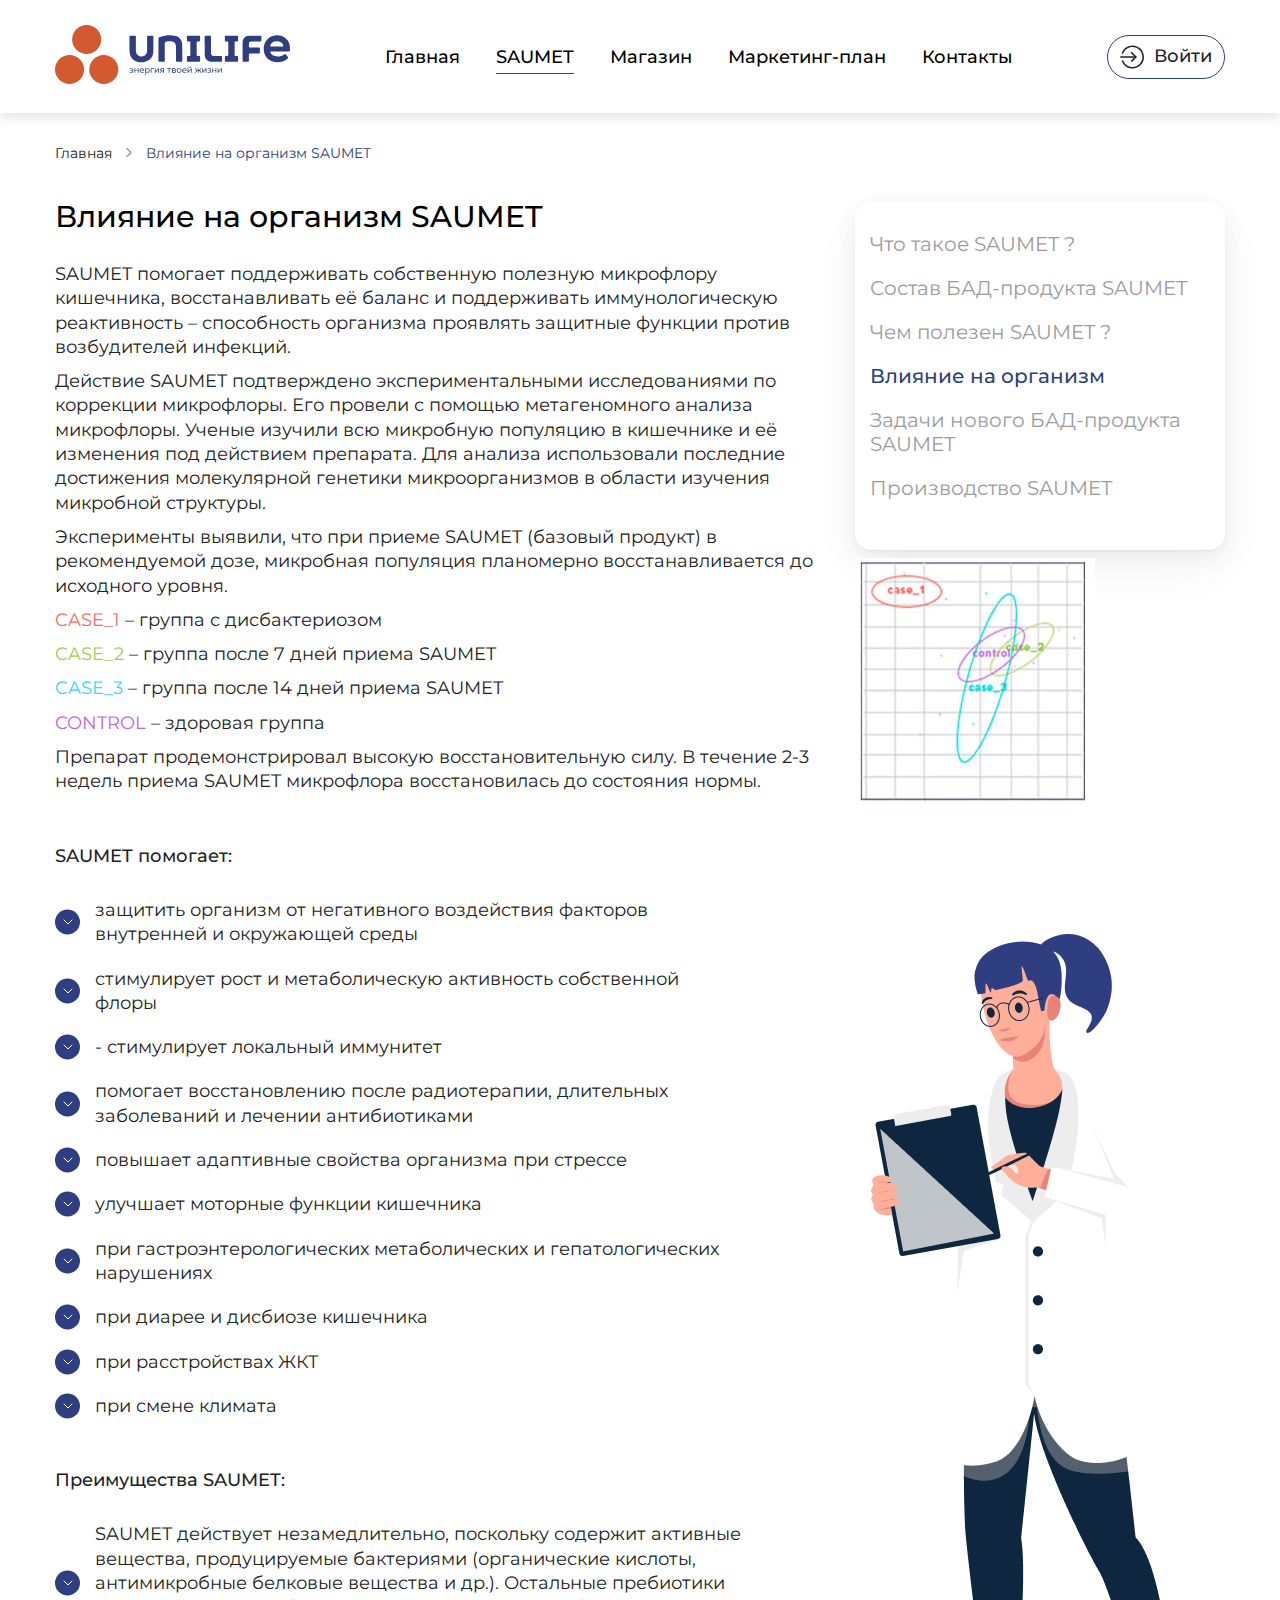
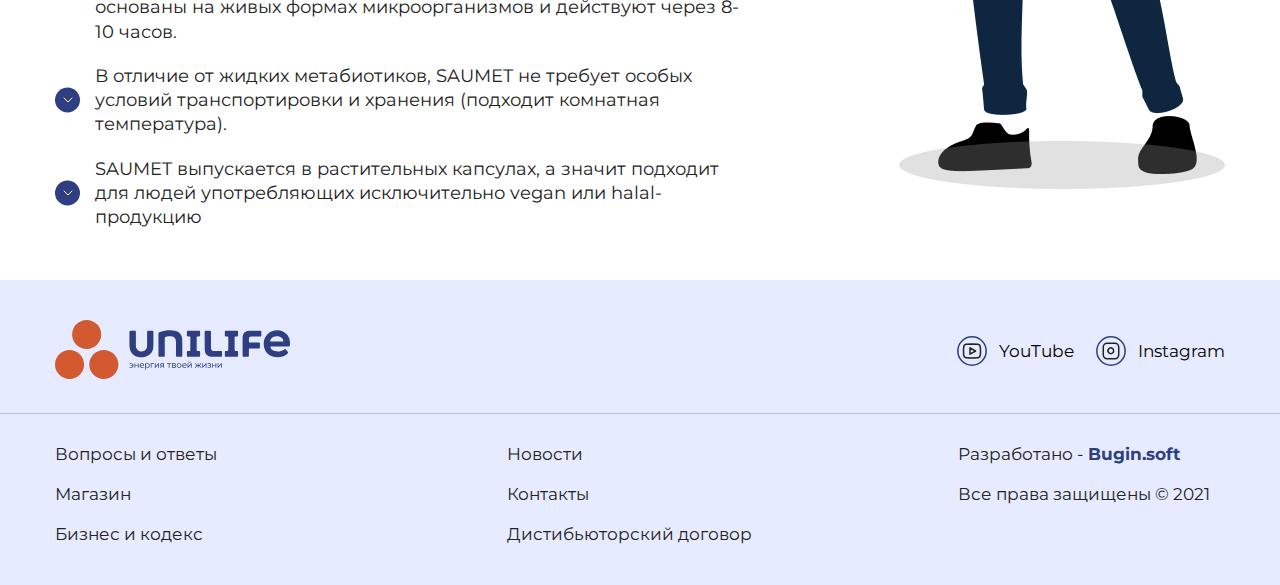
<file: aboutPage4.html>
<!DOCTYPE html>
<html lang="en">
<head>
  <meta charset="UTF-8">
  <meta http-equiv="X-UA-Compatible" content="IE=edge">
  <meta name="viewport" content="width=device-width, initial-scale=1.0">
  <link rel="stylesheet" href="css/main.css">
  <link rel="stylesheet" href="https://unpkg.com/swiper/swiper-bundle.min.css"/>
  <link href="https://fonts.googleapis.com/css2?family=Montserrat:ital,wght@0,400;0,500;0,700;1,400;1,500;1,700&display=swap" rel="stylesheet">
  <link rel="shortcut icon" href="img/icons/sapatest-logo-icon.ico" type="image/x-icon">
  <script src="js/jquery-3.6.0.min.js"></script>
  <script src="http://ajax.googleapis.com/ajax/libs/jquery/1.10.2/jquery.min.js" type="text/javascript"></script>
  <!-- <script src="../js/jquery.maskMoney.js" type="text/javascript"></script> -->
  <title>Влияние на организм SAUMET - UniLife</title>
</head>
<body>
  <header>
    <div class="container">
      <a href="index.html" class="header__logo">
        <img src="img/icons/logo.svg" alt="">
      </a>
      <nav class="header__menu">
        <ul>
          <li><a href="index.html" class="header__menu_items">Главная</a></li>
          <li><a href="aboutPage.html" class="header__menu_items header__menu_active">SAUMET</a></li>
          <li><a href="#" class="header__menu_items">Магазин</a></li>
          <li><a href="marketingPlan.html" class="header__menu_items">Маркетинг-план</a></li>
          <li><a href="#" class="header__menu_items">Контакты</a></li>
        </ul>
        <button class="header__button_adap">
          <img src="img/icons/log-in-icon.svg" alt="">
          <p>Войти</p>
        </button>
      </nav>
      <button class="header__button">
        <img src="img/icons/log-in-icon.svg" alt="">
        <p>Войти</p>
      </button>
      <div class="header__burger">
        <span></span>
      </div>
    </div>
  </header>

  <section class="aboutPage">
    <div class="container">
      <div class="container__header">
        <a href="#" class="container__rubric">Главная</a>
        <img src="img/icons/rubric-arrow-right.svg" alt="" class="container__rubric-arrow">
        <a href="#" class="container__rubric container__rubric_active">Влияние на организм SAUMET</a>
      </div>
      <div class="aboutPage__content">
        <div class="aboutPage__leftContent">
          <h2 class="title2">Влияние на организм SAUMET</h2>
          <p>SAUMET помогает поддерживать собственную полезную микрофлору кишечника, восстанавливать её баланс и поддерживать иммунологическую реактивность – способность организма проявлять защитные функции против возбудителей инфекций.</p>
          <p>Действие SAUMET подтверждено экспериментальными исследованиями по коррекции микрофлоры. Его провели с помощью метагеномного анализа микрофлоры. Ученые изучили всю микробную популяцию в кишечнике и её изменения под действием препарата. Для анализа использовали последние достижения молекулярной генетики микроорганизмов в области изучения микробной структуры. </p>
          <p>Эксперименты выявили, что при приеме SAUMET (базовый продукт) в рекомендуемой дозе, микробная популяция планомерно восстанавливается до исходного уровня.</p>
          <p><span class="text-red">CASE_1</span> – группа с дисбактериозом</p>
          <p><span class="text-green">CASE_2</span> – группа после 7 дней приема SAUMET</p>
          <p><span class="text-aqua">CASE_3</span> – группа после 14 дней приема SAUMET</p>
          <p><span class="text-purple">CONTROL</span> – здоровая группа</p>
          <p>Препарат продемонстрировал высокую восстановительную силу. В течение 2-3 недель приема SAUMET микрофлора восстановилась до состояния нормы. </p>
          <img class="aboutPage4__rightContent_img_adap" src="img/image 21.png" alt="">
        </div>
        <div class="aboutPage__rightContent">
          <div class="aboutPage__rightContent_block">
            <ul class="aboutPage__rightContent-list">
              <li><a href="aboutPage.html" class="aboutPage__rightContent-list-item">Что такое SAUMET ?</a></li>
              <li><a href="aboutPage2.html" class="aboutPage__rightContent-list-item">Состав БАД-продукта SAUMET</a></li>
              <li><a href="aboutPage3.html" class="aboutPage__rightContent-list-item">Чем полезен SAUMET ?</a></li>
              <li><a href="aboutPage4.html" class="aboutPage__rightContent-list-item aboutPage__list_active">Влияние на организм</a></li>
              <li><a href="aboutPage5.html" class="aboutPage__rightContent-list-item">Задачи нового БАД-продукта SAUMET</a></li>
              <li><a href="#" class="aboutPage__rightContent-list-item">Производство SAUMET</a></li>
            </ul>
          </div>
          <img class="aboutPage4__rightContent_img" src="img/image 21.png" alt="">
        </div>
      </div>
      <div class="aboutPage4__content2">
        <div class="aboutPage4__leftContent2">
          <div class="aboutPage4__leftContent2_list">
            <h3>SAUMET помогает:</h3>
            <ul>
              <li>защитить организм от негативного воздействия факторов внутренней и окружающей среды</li>
              <li>стимулирует рост и метаболическую активность собственной флоры</li>
              <li>- стимулирует локальный иммунитет</li>
              <li>помогает восстановлению после радиотерапии, длительных заболеваний и лечении антибиотиками</li>
              <li>повышает адаптивные свойства организма при стрессе</li>
              <li>улучшает моторные функции кишечника</li>
              <li>при гастроэнтерологических метаболических и гепатологических нарушениях</li>
              <li>при диарее и дисбиозе кишечника</li>
              <li>при расстройствах ЖКТ</li>
              <li>при смене климата</li>
            </ul>
          </div>
          <div class="aboutPage4__leftContent2_list">
            <h3>Преимущества SAUMET:</h3>
            <ul>
              <li>SAUMET действует незамедлительно, поскольку содержит активные вещества, продуцируемые бактериями (органические кислоты, антимикробные белковые вещества и др.). Остальные пребиотики основаны на живых формах микроорганизмов и действуют через 8-10 часов.</li>
              <li>В отличие от жидких метабиотиков, SAUMET не требует особых условий транспортировки и хранения (подходит комнатная температура).</li>
              <li>SAUMET выпускается в растительных капсулах, а значит подходит для людей употребляющих исключительно vegan или halal-продукцию</li>
            </ul>
          </div>
        </div>
        <img src="img/illustration2.png" alt="" class="aboutPage4__leftContent_img">
      </div>
      <div class="aboutPage__rightContent_adap">
        <div class="aboutPage__rightContent_block">
          <ul class="aboutPage__rightContent-list">
            <li><a href="aboutPage.html" class="aboutPage__rightContent-list-item">Что такое SAUMET ?</a></li>
            <li><a href="aboutPage2.html" class="aboutPage__rightContent-list-item">Состав БАД-продукта SAUMET</a></li>
            <li><a href="aboutPage3.html" class="aboutPage__rightContent-list-item">Чем полезен SAUMET ?</a></li>
            <li><a href="aboutPage4.html" class="aboutPage__rightContent-list-item aboutPage__list_active">Влияние на организм</a></li>
            <li><a href="aboutPage5.html" class="aboutPage__rightContent-list-item">Задачи нового БАД-продукта SAUMET</a></li>
            <li><a href="#" class="aboutPage__rightContent-list-item">Производство SAUMET</a></li>
          </ul>
        </div>
      </div>
    </div>
  </section>
  
  <footer>
    <div class="footer__up">
      <div class="container">
        <a href="#" class="footer__logo"><img src="img/icons/logo.svg" alt=""></a>
        <div class="footer__social">
          <a href="#" class="footer__social_items">
            <img src="img/icons/youtube-icon.svg" alt="">
            <p>YouTube</p>
          </a>
          <a href="#" class="footer__social_items">
            <img src="img/icons/instagram-icon.svg" alt="">
            <p>Instagram</p>
          </a>
        </div>
      </div>
    </div>
    <div class="footer__down">
      <div class="container">
        <div class="footer__items">
          <a href="#">Вопросы и ответы</a>
          <a href="#">Магазин</a>
          <a href="#">Бизнес и кодекс</a>
        </div>
        <div class="footer__items">
          <a href="#">Новости</a>
          <a href="#">Контакты</a>
          <a href="#">Дистибьюторский договор</a>
        </div>
        <div class="footer__developer">
          <p>Разработано - <a href="#">Bugin.soft</a></p>
          <p>Все права защищены © 2021</p>
        </div>
      </div>
    </div>
  </footer>
  <script src="https://unpkg.com/swiper/swiper-bundle.min.js"></script>
  <script src="js/main.js"></script>
</body>
</html>
</file>
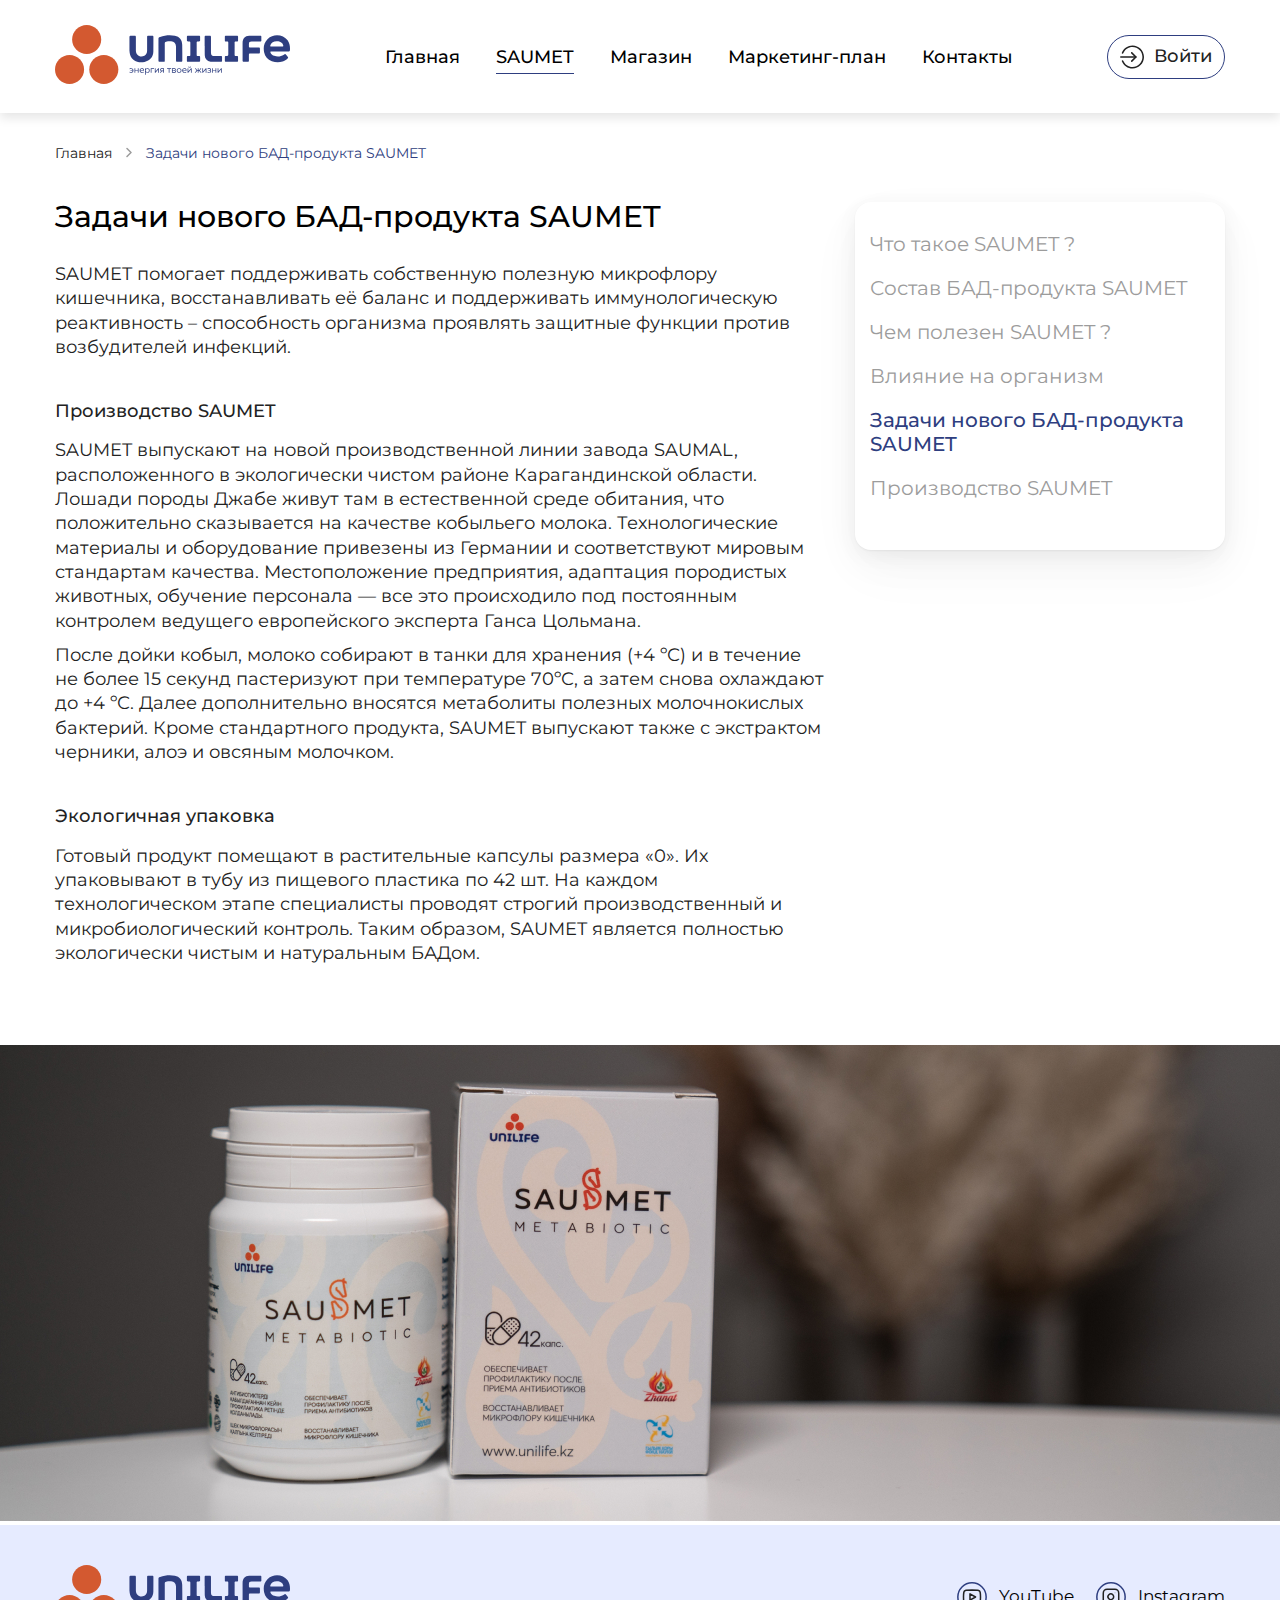
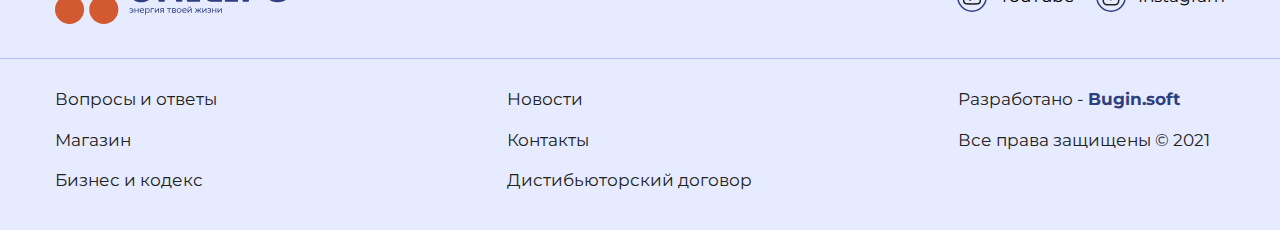
<file: aboutPage5.html>
<!DOCTYPE html>
<html lang="en">
<head>
  <meta charset="UTF-8">
  <meta http-equiv="X-UA-Compatible" content="IE=edge">
  <meta name="viewport" content="width=device-width, initial-scale=1.0">
  <link rel="stylesheet" href="css/main.css">
  <link rel="stylesheet" href="https://unpkg.com/swiper/swiper-bundle.min.css"/>
  <link href="https://fonts.googleapis.com/css2?family=Montserrat:ital,wght@0,400;0,500;0,700;1,400;1,500;1,700&display=swap" rel="stylesheet">
  <link rel="shortcut icon" href="img/icons/sapatest-logo-icon.ico" type="image/x-icon">
  <script src="js/jquery-3.6.0.min.js"></script>
  <script src="http://ajax.googleapis.com/ajax/libs/jquery/1.10.2/jquery.min.js" type="text/javascript"></script>
  <!-- <script src="../js/jquery.maskMoney.js" type="text/javascript"></script> -->
  <title>Задачи нового БАД-продукта SAUMET  - UniLife</title>
</head>
<body>
  <header>
    <div class="container">
      <a href="index.html" class="header__logo">
        <img src="img/icons/logo.svg" alt="">
      </a>
      <nav class="header__menu">
        <ul>
          <li><a href="index.html" class="header__menu_items">Главная</a></li>
          <li><a href="aboutPage.html" class="header__menu_items header__menu_active">SAUMET</a></li>
          <li><a href="#" class="header__menu_items">Магазин</a></li>
          <li><a href="marketingPlan.html" class="header__menu_items">Маркетинг-план</a></li>
          <li><a href="#" class="header__menu_items">Контакты</a></li>
        </ul>
        <button class="header__button_adap">
          <img src="img/icons/log-in-icon.svg" alt="">
          <p>Войти</p>
        </button>
      </nav>
      <button class="header__button">
        <img src="img/icons/log-in-icon.svg" alt="">
        <p>Войти</p>
      </button>
      <div class="header__burger">
        <span></span>
      </div>
    </div>
  </header>

  <section class="aboutPage">
    <div class="container">
      <div class="container__header">
        <a href="#" class="container__rubric">Главная</a>
        <img src="img/icons/rubric-arrow-right.svg" alt="" class="container__rubric-arrow">
        <a href="#" class="container__rubric container__rubric_active">Задачи нового БАД-продукта SAUMET </a>
      </div>
      <div class="aboutPage__content">
        <div class="aboutPage__leftContent">
          <h2 class="title2">Задачи нового БАД-продукта SAUMET </h2>
          <div class="aboutPage__leftContent_items">
            <p>SAUMET помогает поддерживать собственную полезную микрофлору кишечника, восстанавливать её баланс и поддерживать иммунологическую реактивность – способность организма проявлять защитные функции против возбудителей инфекций.</p>
          </div>
          <div class="aboutPage__leftContent_items">
            <h3>Производство SAUMET</h3>
            <p>SAUMET выпускают на новой производственной линии завода SAUMAL, расположенного в экологически чистом районе Карагандинской области.  Лошади породы Джабе живут там в естественной среде обитания, что положительно сказывается на качестве кобыльего молока. Технологические материалы и оборудование привезены из Германии и соответствуют мировым стандартам качества. Местоположение предприятия, адаптация породистых животных, обучение персонала — все это происходило под постоянным контролем ведущего европейского эксперта Ганса Цольмана. </p>
            <p>После дойки кобыл, молоко собирают в танки для хранения (+4 ºС) и в течение не более 15 секунд пастеризуют при температуре 70ºС, а затем снова охлаждают до +4 ºС. Далее дополнительно вносятся метаболиты полезных молочнокислых бактерий. Кроме стандартного продукта, SAUMET выпускают также с экстрактом черники, алоэ и овсяным молочком. </p>
          </div>
          <div class="aboutPage__leftContent_items">
            <h3>Экологичная упаковка</h3>
            <p>Готовый продукт помещают в растительные капсулы размера «0». Их упаковывают в тубу из пищевого пластика по 42 шт. На каждом технологическом этапе специалисты проводят строгий производственный и микробиологический контроль. Таким образом, SAUMET является полностью экологически чистым и натуральным БАДом.</p>
          </div>
        </div>
        <div class="aboutPage__rightContent">
          <div class="aboutPage__rightContent_block">
            <ul class="aboutPage__rightContent-list">
              <li><a href="aboutPage.html" class="aboutPage__rightContent-list-item">Что такое SAUMET ?</a></li>
              <li><a href="aboutPage2.html" class="aboutPage__rightContent-list-item">Состав БАД-продукта SAUMET</a></li>
              <li><a href="aboutPage3.html" class="aboutPage__rightContent-list-item">Чем полезен SAUMET ?</a></li>
              <li><a href="aboutPage4.html" class="aboutPage__rightContent-list-item">Влияние на организм</a></li>
              <li><a href="aboutPage5.html" class="aboutPage__rightContent-list-item aboutPage__list_active">Задачи нового БАД-продукта SAUMET</a></li>
              <li><a href="#" class="aboutPage__rightContent-list-item">Производство SAUMET</a></li>
            </ul>
          </div>
        </div>
      </div>
    </div>
    <div class="aboutPage5__content2">
      <img src="img/image 22.jpg" alt="">
    </div>
    <div class="container">
      <div class="aboutPage__rightContent_adap">
        <div class="aboutPage__rightContent_block">
          <ul class="aboutPage__rightContent-list">
            <li><a href="aboutPage.html" class="aboutPage__rightContent-list-item">Что такое SAUMET ?</a></li>
            <li><a href="aboutPage2.html" class="aboutPage__rightContent-list-item">Состав БАД-продукта SAUMET</a></li>
            <li><a href="aboutPage3.html" class="aboutPage__rightContent-list-item">Чем полезен SAUMET ?</a></li>
            <li><a href="aboutPage4.html" class="aboutPage__rightContent-list-item">Влияние на организм</a></li>
            <li><a href="aboutPage5.html" class="aboutPage__rightContent-list-item aboutPage__list_active">Задачи нового БАД-продукта SAUMET</a></li>
            <li><a href="#" class="aboutPage__rightContent-list-item">Производство SAUMET</a></li>
          </ul>
        </div>
      </div>
    </div>
  </section>
  
  <footer>
    <div class="footer__up">
      <div class="container">
        <a href="#" class="footer__logo"><img src="img/icons/logo.svg" alt=""></a>
        <div class="footer__social">
          <a href="#" class="footer__social_items">
            <img src="img/icons/youtube-icon.svg" alt="">
            <p>YouTube</p>
          </a>
          <a href="#" class="footer__social_items">
            <img src="img/icons/instagram-icon.svg" alt="">
            <p>Instagram</p>
          </a>
        </div>
      </div>
    </div>
    <div class="footer__down">
      <div class="container">
        <div class="footer__items">
          <a href="#">Вопросы и ответы</a>
          <a href="#">Магазин</a>
          <a href="#">Бизнес и кодекс</a>
        </div>
        <div class="footer__items">
          <a href="#">Новости</a>
          <a href="#">Контакты</a>
          <a href="#">Дистибьюторский договор</a>
        </div>
        <div class="footer__developer">
          <p>Разработано - <a href="#">Bugin.soft</a></p>
          <p>Все права защищены © 2021</p>
        </div>
      </div>
    </div>
  </footer>
  <script src="https://unpkg.com/swiper/swiper-bundle.min.js"></script>
  <script src="js/main.js"></script>
</body>
</html>
</file>
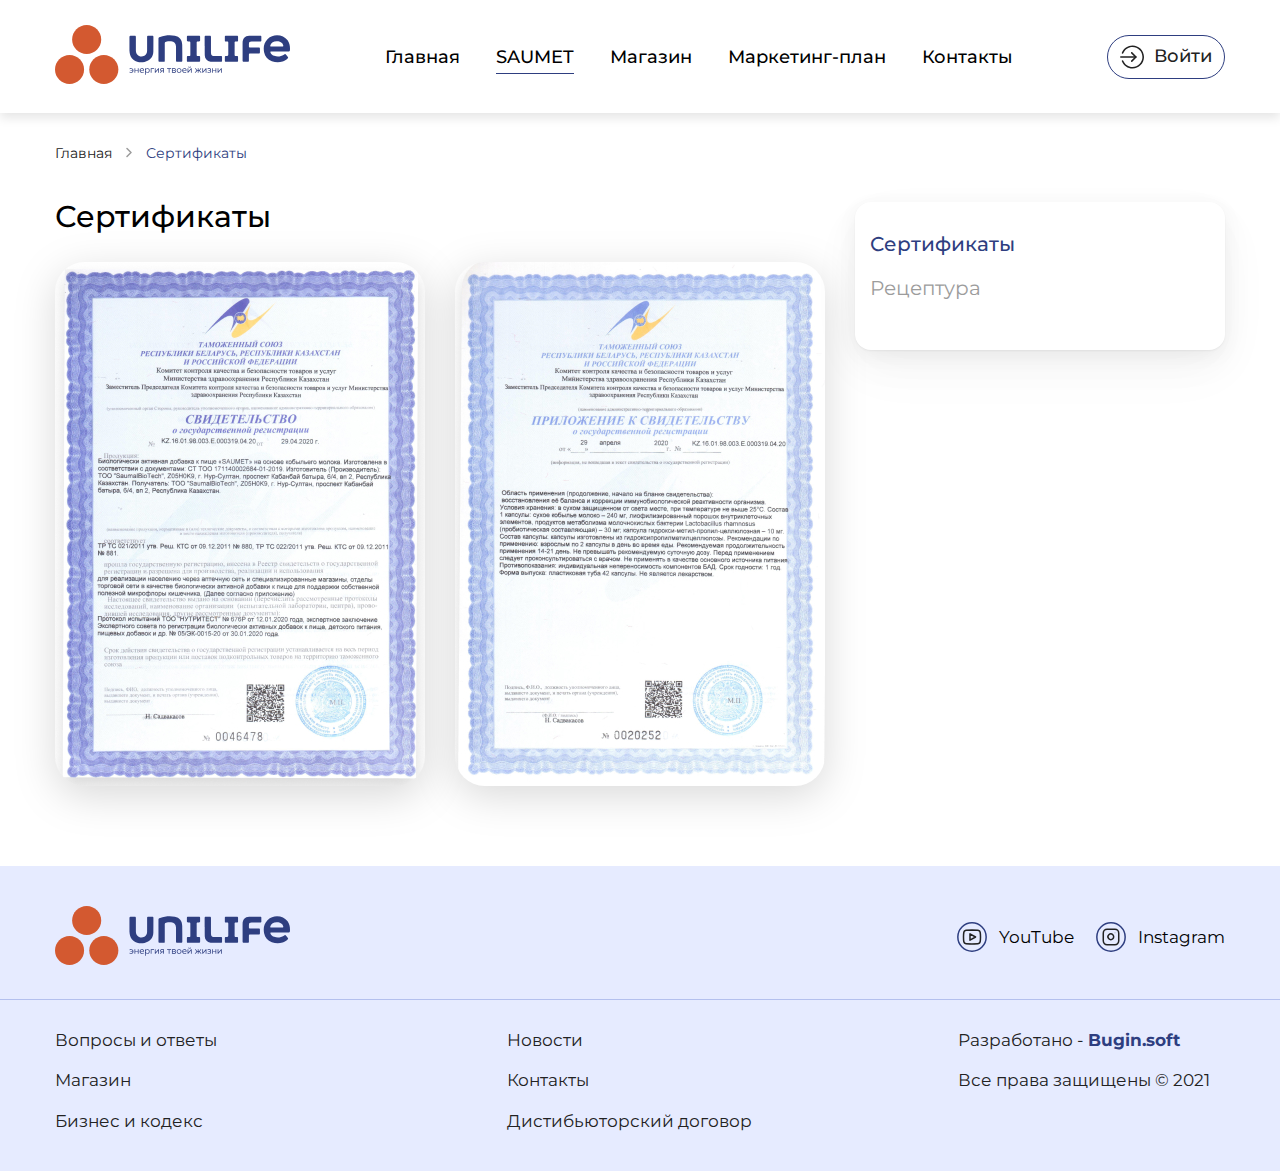
<file: certificatePage.html>
<!DOCTYPE html>
<html lang="en">
<head>
  <meta charset="UTF-8">
  <meta http-equiv="X-UA-Compatible" content="IE=edge">
  <meta name="viewport" content="width=device-width, initial-scale=1.0">
  <link rel="stylesheet" href="css/main.css">
  <link rel="stylesheet" href="https://unpkg.com/swiper/swiper-bundle.min.css"/>
  <link href="https://fonts.googleapis.com/css2?family=Montserrat:ital,wght@0,400;0,500;0,700;1,400;1,500;1,700&display=swap" rel="stylesheet">
  <link rel="shortcut icon" href="img/icons/sapatest-logo-icon.ico" type="image/x-icon">
  <script src="js/jquery-3.6.0.min.js"></script>
  <script src="http://ajax.googleapis.com/ajax/libs/jquery/1.10.2/jquery.min.js" type="text/javascript"></script>
  <!-- <script src="../js/jquery.maskMoney.js" type="text/javascript"></script> -->
  <title>Сертификаты - UniLife</title>
</head>
<body>
  <header>
    <div class="container">
      <a href="index.html" class="header__logo">
        <img src="img/icons/logo.svg" alt="">
      </a>
      <nav class="header__menu">
        <ul>
          <li><a href="index.html" class="header__menu_items">Главная</a></li>
          <li><a href="aboutPage.html" class="header__menu_items header__menu_active">SAUMET</a></li>
          <li><a href="#" class="header__menu_items">Магазин</a></li>
          <li><a href="marketingPlan.html" class="header__menu_items">Маркетинг-план</a></li>
          <li><a href="#" class="header__menu_items">Контакты</a></li>
        </ul>
        <button class="header__button_adap">
          <img src="img/icons/log-in-icon.svg" alt="">
          <p>Войти</p>
        </button>
      </nav>
      <button class="header__button">
        <img src="img/icons/log-in-icon.svg" alt="">
        <p>Войти</p>
      </button>
      <div class="header__burger">
        <span></span>
      </div>
    </div>
  </header>

  <section class="cerificatePage">
    <div class="container">
      <div class="container__header">
        <a href="#" class="container__rubric">Главная</a>
        <img src="img/icons/rubric-arrow-right.svg" alt="" class="container__rubric-arrow">
        <a href="#" class="container__rubric container__rubric_active">Сертификаты</a>
      </div>
      <div class="cerificatePage__content">
        <div class="cerificatePage__leftContent">
          <h2 class="title2">Сертификаты</h2>
          <div class="cerificatePage__leftContent_grid2">
            <img src="img/certificate-elem1.jpg" alt="">
            <img src="img/certificate-elem2.jpg" alt="">
          </div>
        </div>
        <div class="cerificatePage__rightContent">
          <div class="cerificatePage__rightContent_block">
            <ul class="cerificatePage__rightContent-list">
              <li><a href="#" class="cerificatePage__rightContent-list-item cerificatePage__list_active">Сертификаты</a></li>
              <li><a href="#" class="cerificatePage__rightContent-list-item">Рецептура</a></li>
            </ul>
          </div>
        </div>
      </div>
      <div class="cerificatePage__rightContent_adap">
        <div class="cerificatePage__rightContent_block">
          <ul class="cerificatePage__rightContent-list">
            <li><a href="#" class="cerificatePage__rightContent-list-item cerificatePage__list_active">Сертификаты</a></li>
            <li><a href="#" class="cerificatePage__rightContent-list-item">Рецептура</a></li>
          </ul>
        </div>
      </div>
    </div>
  </section>
  
  <footer>
    <div class="footer__up">
      <div class="container">
        <a href="#" class="footer__logo"><img src="img/icons/logo.svg" alt=""></a>
        <div class="footer__social">
          <a href="#" class="footer__social_items">
            <img src="img/icons/youtube-icon.svg" alt="">
            <p>YouTube</p>
          </a>
          <a href="#" class="footer__social_items">
            <img src="img/icons/instagram-icon.svg" alt="">
            <p>Instagram</p>
          </a>
        </div>
      </div>
    </div>
    <div class="footer__down">
      <div class="container">
        <div class="footer__items">
          <a href="#">Вопросы и ответы</a>
          <a href="#">Магазин</a>
          <a href="#">Бизнес и кодекс</a>
        </div>
        <div class="footer__items">
          <a href="#">Новости</a>
          <a href="#">Контакты</a>
          <a href="#">Дистибьюторский договор</a>
        </div>
        <div class="footer__developer">
          <p>Разработано - <a href="#">Bugin.soft</a></p>
          <p>Все права защищены © 2021</p>
        </div>
      </div>
    </div>
  </footer>
  <script src="https://unpkg.com/swiper/swiper-bundle.min.js"></script>
  <script src="js/main.js"></script>
</body>
</html>
</file>
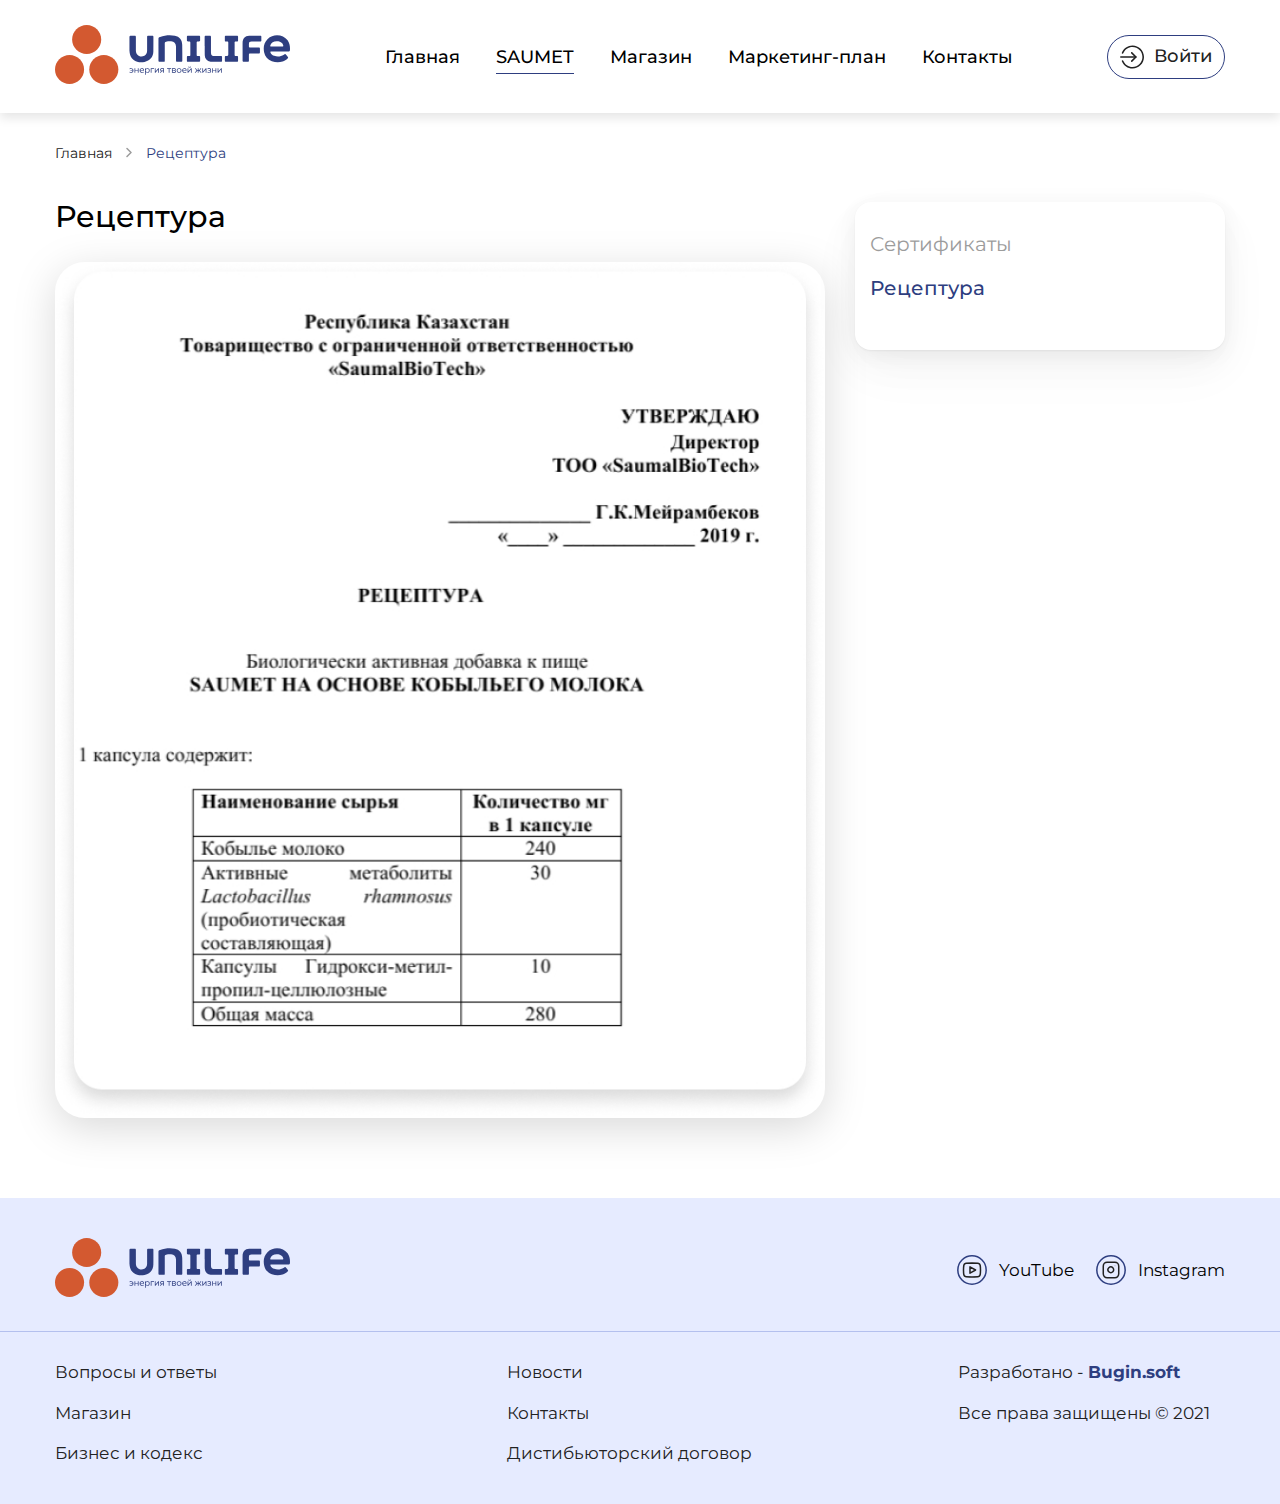
<file: certificatePage2.html>
<!DOCTYPE html>
<html lang="en">
<head>
  <meta charset="UTF-8">
  <meta http-equiv="X-UA-Compatible" content="IE=edge">
  <meta name="viewport" content="width=device-width, initial-scale=1.0">
  <link rel="stylesheet" href="css/main.css">
  <link rel="stylesheet" href="https://unpkg.com/swiper/swiper-bundle.min.css"/>
  <link href="https://fonts.googleapis.com/css2?family=Montserrat:ital,wght@0,400;0,500;0,700;1,400;1,500;1,700&display=swap" rel="stylesheet">
  <link rel="shortcut icon" href="img/icons/sapatest-logo-icon.ico" type="image/x-icon">
  <script src="js/jquery-3.6.0.min.js"></script>
  <script src="http://ajax.googleapis.com/ajax/libs/jquery/1.10.2/jquery.min.js" type="text/javascript"></script>
  <!-- <script src="../js/jquery.maskMoney.js" type="text/javascript"></script> -->
  <title>Рецептура - UniLife</title>
</head>
<body>
  <header>
    <div class="container">
      <a href="index.html" class="header__logo">
        <img src="img/icons/logo.svg" alt="">
      </a>
      <nav class="header__menu">
        <ul>
          <li><a href="index.html" class="header__menu_items">Главная</a></li>
          <li><a href="aboutPage.html" class="header__menu_items header__menu_active">SAUMET</a></li>
          <li><a href="#" class="header__menu_items">Магазин</a></li>
          <li><a href="marketingPlan.html" class="header__menu_items">Маркетинг-план</a></li>
          <li><a href="#" class="header__menu_items">Контакты</a></li>
        </ul>
        <button class="header__button_adap">
          <img src="img/icons/log-in-icon.svg" alt="">
          <p>Войти</p>
        </button>
      </nav>
      <button class="header__button">
        <img src="img/icons/log-in-icon.svg" alt="">
        <p>Войти</p>
      </button>
      <div class="header__burger">
        <span></span>
      </div>
    </div>
  </header>

  <section class="cerificatePage">
    <div class="container">
      <div class="container__header">
        <a href="#" class="container__rubric">Главная</a>
        <img src="img/icons/rubric-arrow-right.svg" alt="" class="container__rubric-arrow">
        <a href="#" class="container__rubric container__rubric_active">Рецептура</a>
      </div>
      <div class="cerificatePage__content">
        <div class="cerificatePage__leftContent">
          <h2 class="title2">Рецептура</h2>
          <div class="cerificatePage__leftContent_grid1">
            <img src="img/image 15.jpg" alt="">
          </div>
        </div>
        <div class="cerificatePage__rightContent">
          <div class="cerificatePage__rightContent_block">
            <ul class="cerificatePage__rightContent-list">
              <li><a href="#" class="cerificatePage__rightContent-list-item">Сертификаты</a></li>
              <li><a href="#" class="cerificatePage__rightContent-list-item cerificatePage__list_active">Рецептура</a></li>
            </ul>
          </div>
        </div>
      </div>
      <div class="cerificatePage__rightContent_adap">
        <div class="cerificatePage__rightContent_block">
          <ul class="cerificatePage__rightContent-list">
            <li><a href="#" class="cerificatePage__rightContent-list-item cerificatePage__list_active">Сертификаты</a></li>
            <li><a href="#" class="cerificatePage__rightContent-list-item">Рецептура</a></li>
          </ul>
        </div>
      </div>
    </div>
  </section>
  
  <footer>
    <div class="footer__up">
      <div class="container">
        <a href="#" class="footer__logo"><img src="img/icons/logo.svg" alt=""></a>
        <div class="footer__social">
          <a href="#" class="footer__social_items">
            <img src="img/icons/youtube-icon.svg" alt="">
            <p>YouTube</p>
          </a>
          <a href="#" class="footer__social_items">
            <img src="img/icons/instagram-icon.svg" alt="">
            <p>Instagram</p>
          </a>
        </div>
      </div>
    </div>
    <div class="footer__down">
      <div class="container">
        <div class="footer__items">
          <a href="#">Вопросы и ответы</a>
          <a href="#">Магазин</a>
          <a href="#">Бизнес и кодекс</a>
        </div>
        <div class="footer__items">
          <a href="#">Новости</a>
          <a href="#">Контакты</a>
          <a href="#">Дистибьюторский договор</a>
        </div>
        <div class="footer__developer">
          <p>Разработано - <a href="#">Bugin.soft</a></p>
          <p>Все права защищены © 2021</p>
        </div>
      </div>
    </div>
  </footer>
  <script src="https://unpkg.com/swiper/swiper-bundle.min.js"></script>
  <script src="js/main.js"></script>
</body>
</html>
</file>
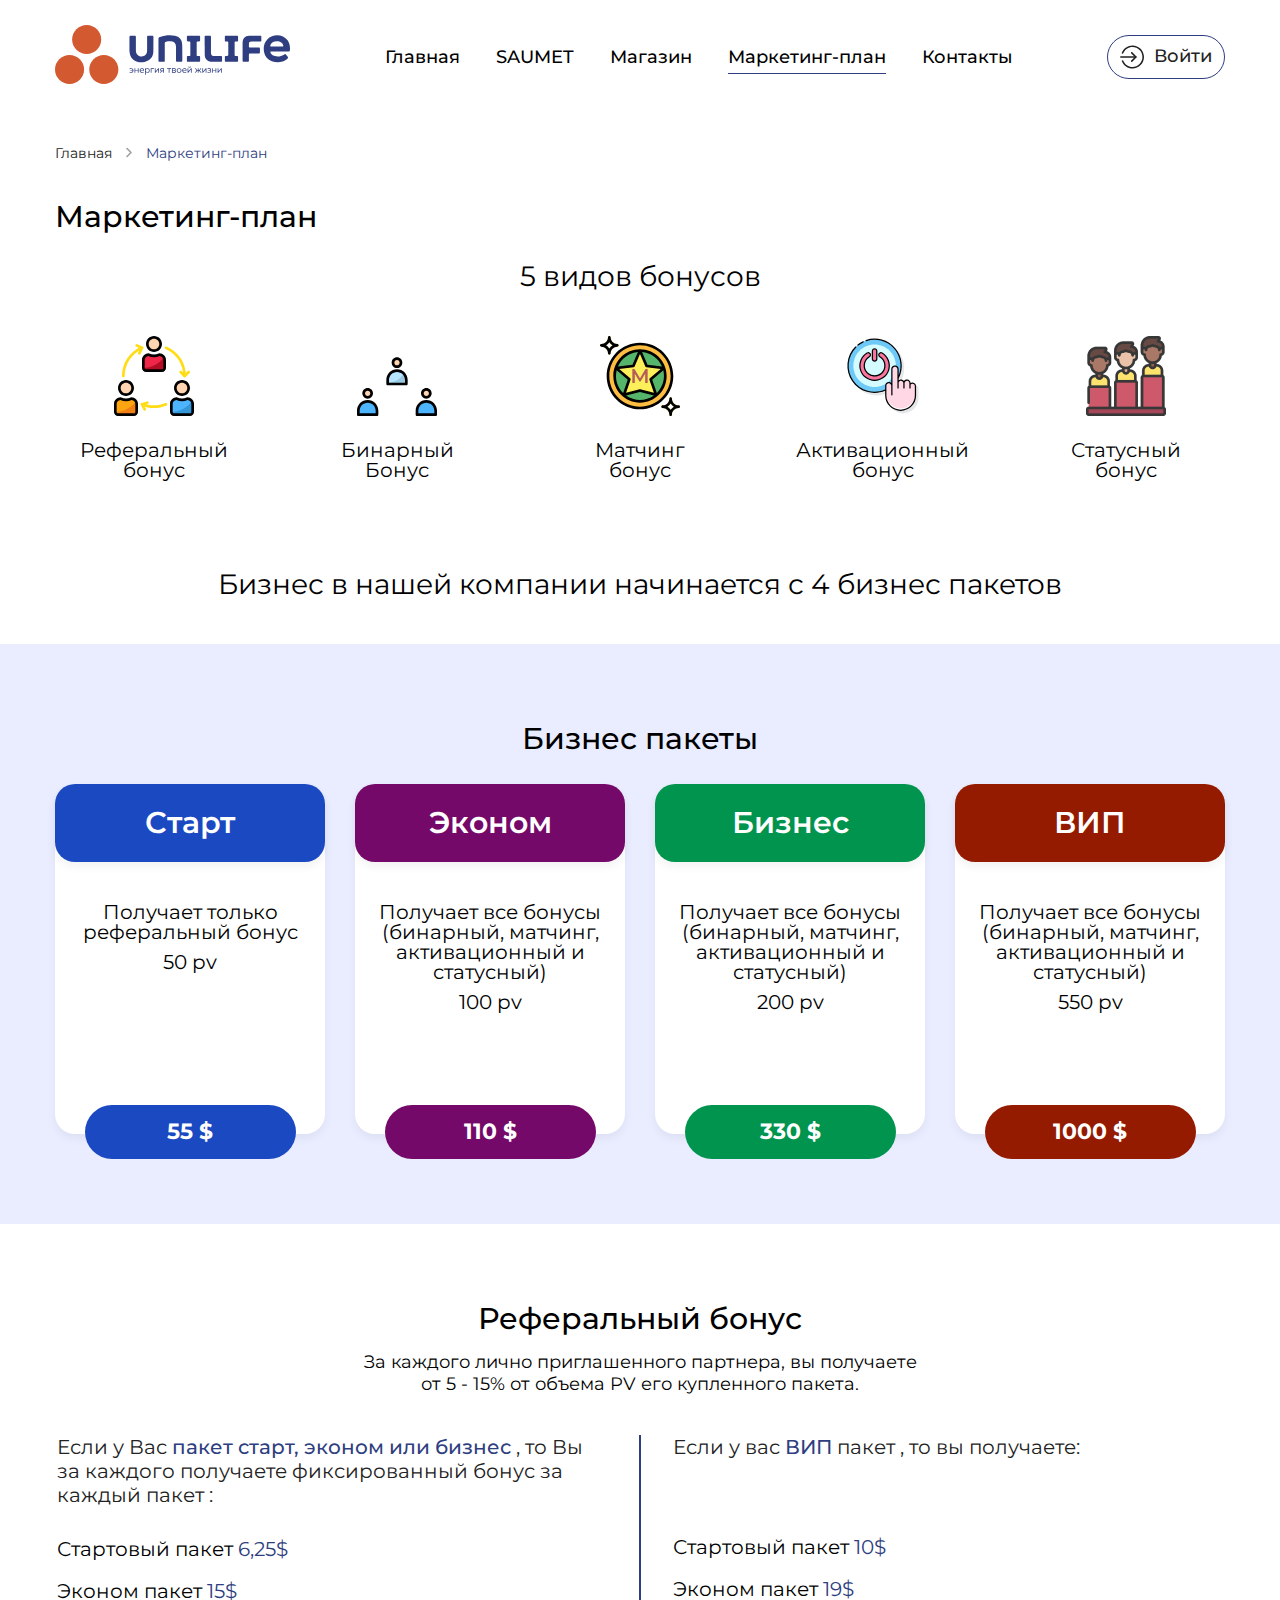
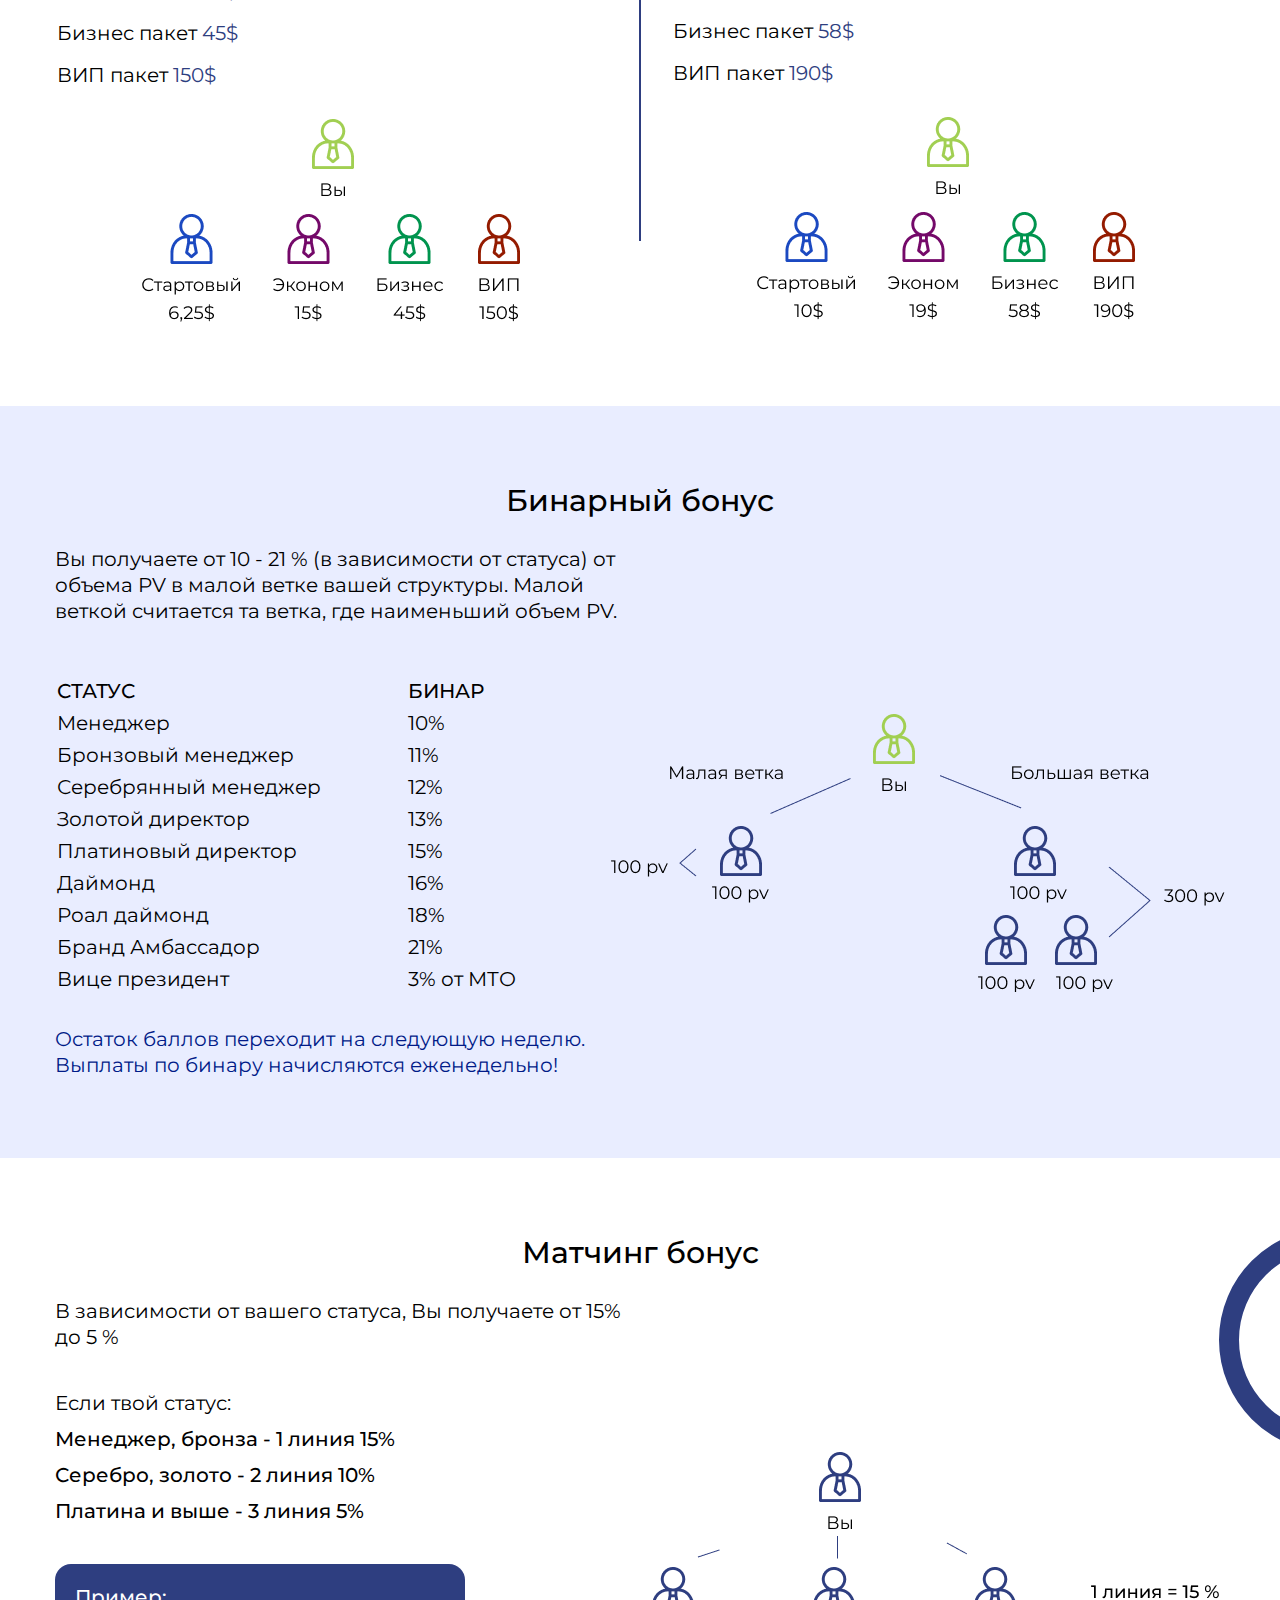
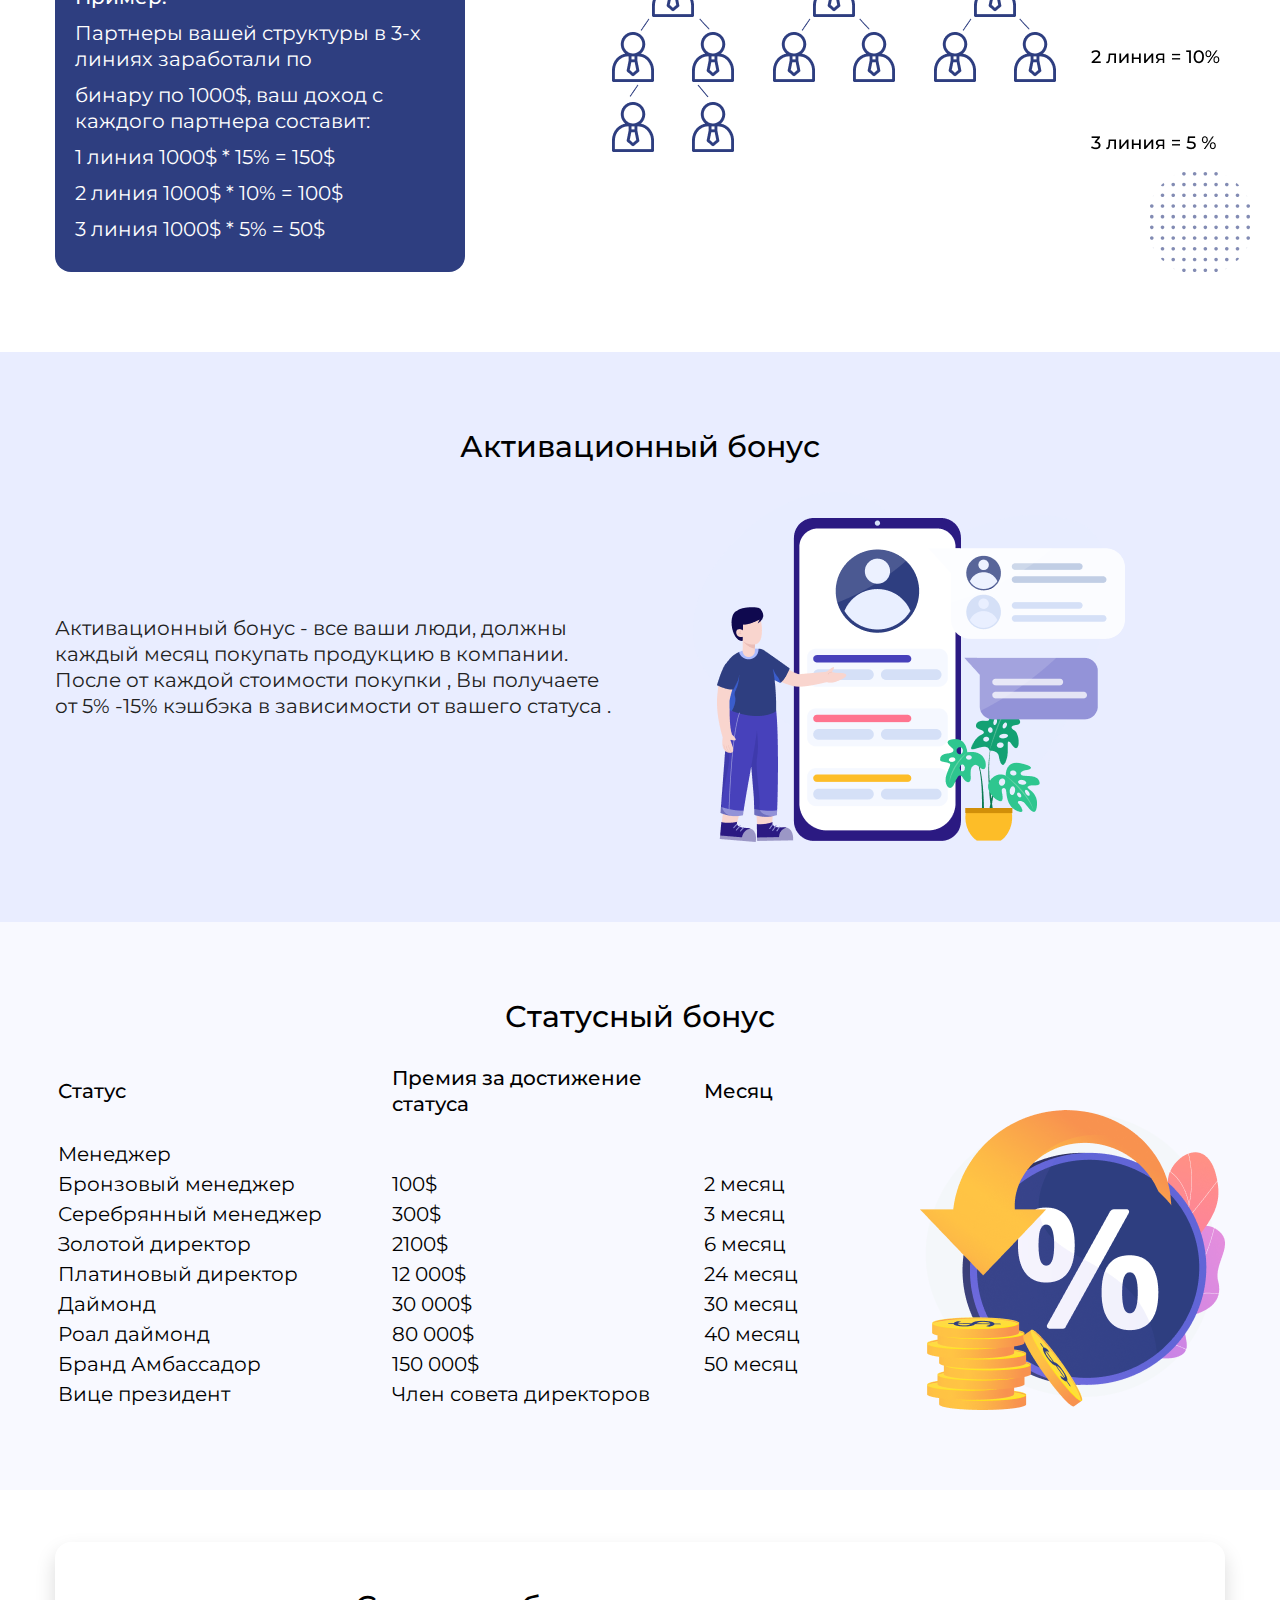
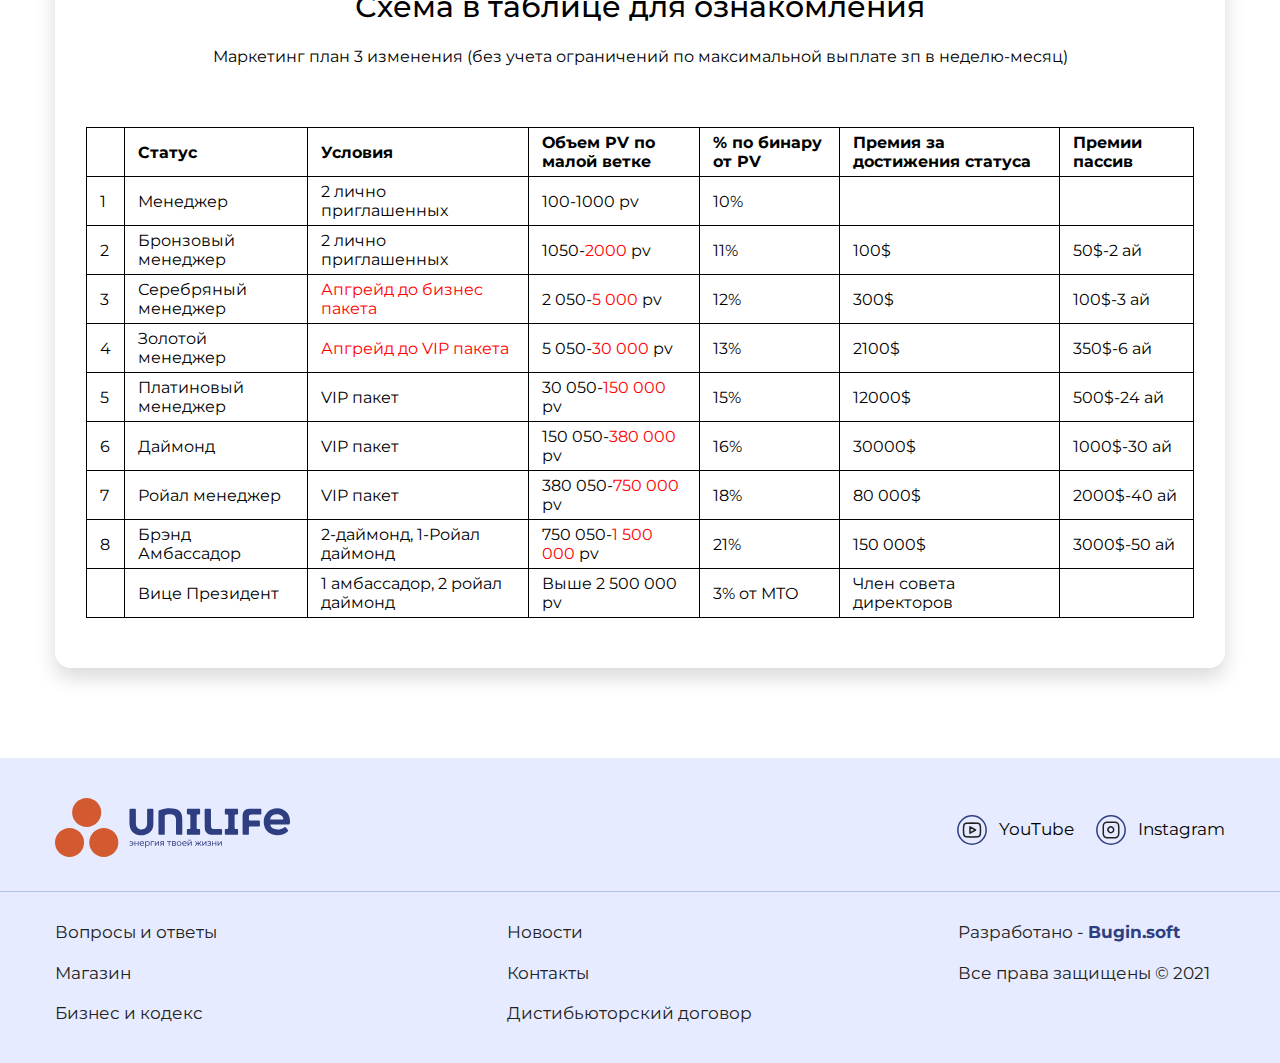
<file: marketingPlan.html>
<!DOCTYPE html>
<html lang="en">
<head>
  <meta charset="UTF-8">
  <meta http-equiv="X-UA-Compatible" content="IE=edge">
  <meta name="viewport" content="width=device-width, initial-scale=1.0">
  <link rel="stylesheet" href="css/main.css">
  <link rel="stylesheet" href="https://unpkg.com/swiper/swiper-bundle.min.css"/>
  <link href="https://fonts.googleapis.com/css2?family=Montserrat:ital,wght@0,400;0,500;0,700;1,400;1,500;1,700&display=swap" rel="stylesheet">
  <link rel="shortcut icon" href="img/icons/sapatest-logo-icon.ico" type="image/x-icon">
  <script src="js/jquery-3.6.0.min.js"></script>
  <script src="http://ajax.googleapis.com/ajax/libs/jquery/1.10.2/jquery.min.js" type="text/javascript"></script>
  <!-- <script src="../js/jquery.maskMoney.js" type="text/javascript"></script> -->
  <title>Маркетинг-план - UniLife</title>
</head>
<body>
  <header>
    <div class="container">
      <a href="index.html" class="header__logo">
        <img src="img/icons/logo.svg" alt="">
      </a>
      <nav class="header__menu">
        <ul>
          <li><a href="index.html" class="header__menu_items">Главная</a></li>
          <li><a href="aboutPage.html" class="header__menu_items">SAUMET</a></li>
          <li><a href="#" class="header__menu_items">Магазин</a></li>
          <li><a href="marketingPlan.html" class="header__menu_items header__menu_active">Маркетинг-план</a></li>
          <li><a href="#" class="header__menu_items">Контакты</a></li>
        </ul>
        <button class="header__button_adap">
          <img src="img/icons/log-in-icon.svg" alt="">
          <p>Войти</p>
        </button>
      </nav>
      <button class="header__button">
        <img src="img/icons/log-in-icon.svg" alt="">
        <p>Войти</p>
      </button>
      <div class="header__burger">
        <span></span>
      </div>
    </div>
  </header>

  <section class="marketingPlan">
    <div class="container">
      <div class="container__header">
        <a href="#" class="container__rubric">Главная</a>
        <img src="img/icons/rubric-arrow-right.svg" alt="" class="container__rubric-arrow">
        <a href="#" class="container__rubric container__rubric_active">Маркетинг-план</a>
      </div>
      <div class="marketingPlan__content">
        <h2 class="title2">Маркетинг-план</h2>
        <div class="marketingPlan__bonusTypes">
          <h2>5 видов бонусов</h2>
          <div class="marketingPlan__bonusTypes_grid">
            <div class="marketingPlan__bonusTypes_grid_items">
              <img src="img/icons/bonus-type-1.svg" alt="">
              <p>Реферальный<br>
                бонус</p>
            </div>
            <div class="marketingPlan__bonusTypes_grid_items">
              <img src="img/icons/bonus-type-2.svg" alt="">
              <p>Бинарный<br>
                Бонус</p>
            </div>
            <div class="marketingPlan__bonusTypes_grid_items">
              <img src="img/icons/bonus-type-3.svg" alt="">
              <p>Матчинг<br>
                бонус</p>
            </div>
            <div class="marketingPlan__bonusTypes_grid_items">
              <img src="img/icons/bonus-type-4.svg" alt="">
              <p>Активационный<br>
                бонус</p>
            </div>
            <div class="marketingPlan__bonusTypes_grid_items">
              <img src="img/icons/bonus-type-5.png" alt="">
              <p>Статусный<br>
                бонус</p>
            </div>
          </div>
          <h2>Бизнес в нашей компании начинается с 4 бизнес пакетов</h2>
        </div>
      </div>
    </div>
  </section>

  <section class="mp_businessPackage">
    <div class="container">
      <h2 class="title2">Бизнес пакеты</h2>
      <div class="mp_businessPackage__grid">
        <div class="mp_businessPackage__grid_items" id="mp_businessPackage__grid_item1">
          <h2>Старт</h2>
          <div class="mp_businessPackage__grid_items_text">
            <p>Получает только реферальный бонус</p>
            <p>50 pv</p>
          </div>
          <button>55 $</button>
        </div>
        <div class="mp_businessPackage__grid_items" id="mp_businessPackage__grid_item2">
          <h2>Эконом</h2>
          <div class="mp_businessPackage__grid_items_text">
            <p>Получает все бонусы (бинарный, матчинг, активационный и статусный)</p>
            <p>100 pv</p>
          </div>
          <button>110 $</button>
        </div>
        <div class="mp_businessPackage__grid_items" id="mp_businessPackage__grid_item3">
          <h2>Бизнес</h2>
          <div class="mp_businessPackage__grid_items_text">
            <p>Получает все бонусы (бинарный, матчинг, активационный и статусный)</p>
            <p>200 pv</p>
          </div>
          <button>330 $</button>
        </div>
          <div class="mp_businessPackage__grid_items" id="mp_businessPackage__grid_item4">
            <h2>ВИП</h2>
            <div class="mp_businessPackage__grid_items_text">
              <p>Получает все бонусы (бинарный, матчинг, активационный и статусный)</p>
              <p>550 pv</p>
            </div>
            <button>1000 $</button>
          </div>
      </div>
    </div>
  </section>

  <section class="mp_referalBonus">
    <div class="container">
      <h2 class="title2">Реферальный бонус</h2>
      <h3 class="subtitle">За каждого лично приглашенного партнера, вы получаете <br>
        от 5 - 15% от объема PV его купленного пакета.</h3>
      <div class="mp_referalBonus__content">
        <div class="mp_referalBonus__leftContent">
          <h3>Если у Вас <span class="text1-blue-color"> пакет старт, эконом или бизнес </span>, то Вы за каждого получаете фиксированный бонус за каждый пакет :</h3>
          <ul class="mp_referalBonus__content_list">
            <li>Стартовый пакет <span class="text2-blue-color">6,25$</span> </li>
            <li>Эконом пакет <span class="text2-blue-color">15$</span> </li>
            <li>Бизнес пакет <span class="text2-blue-color">45$</span> </li>
            <li>ВИП пакет <span class="text2-blue-color">150$</span> </li>
          </ul>
          <img src="img/referal-bonus-left-img.png" alt="">
        </div>
        <div class="mp_referalBonus__line"></div>
        <div class="mp_referalBonus__rightContent">
          <h3>Если у вас <span class="text1-blue-color">ВИП</span> пакет , то вы получаете:</h3>
          <ul class="mp_referalBonus__content_list">
            <li>Стартовый пакет <span class="text2-blue-color">10$</span> </li>
            <li>Эконом пакет <span class="text2-blue-color">19$</span> </li>
            <li>Бизнес пакет <span class="text2-blue-color">58$</span> </li>
            <li>ВИП пакет <span class="text2-blue-color">190$</span> </li>
          </ul>
          <img src="img/referal-bonus-right-img.png" alt="">
        </div>
      </div>
    </div>
  </section>

  <section class="mp_binaryBonus">
    <div class="container">
      <h2 class="title2">Бинарный бонус</h2>
      <div class="mp_binaryBonus__content">
        <h3>Вы получаете от 10 - 21 % (в зависимости от статуса) от объема PV в малой ветке вашей структуры. Малой веткой
          считается та ветка, где наименьший объем PV.</h3>
        <div class="mp_binaryBonus__tableContent">
          <table class="mp_binaryBonus__table">
            <tr>
              <th>СТАТУС</th><th>БИНАР</th>
            </tr>
            <tr>
              <td>Менеджер</td><td>10%</td>
            </tr>
            <tr>
              <td>Бронзовый менеджер</td><td>11%</td>
            </tr>
            <tr>
              <td>Серебрянный менеджер</td><td>12%</td>
            </tr>
            <tr>
              <td>Золотой директор</td><td>13%</td>
            </tr>
            <tr>
              <td>Платиновый директор</td><td>15%</td>
            </tr>
            <tr>
              <td>Даймонд</td><td>16%</td>
            </tr>
            <tr>
              <td>Роал даймонд</td><td>18%</td>
            </tr>
            <tr>
              <td>Бранд Амбассадор</td><td>21%</td>
            </tr>
            <tr>
              <td>Вице президент</td><td>3% от МТО</td>
            </tr>
          </table>
        </div>
        <p>Остаток баллов переходит на следующую неделю.
          Выплаты по бинару начисляются еженедельно!
        </p>
      </div>
      <img src="img/binary-bonus-img.png" alt="" class="p_binaryBonus__img">
    </div>
  </section>

  <section class="mp_matchingBonus">
    <div class="container">
      <h2 class="title2">Матчинг бонус</h2>
      <div class="mp_matchingBonus__content">
        <h3>В зависимости от вашего статуса, Вы получаете от 15% до 5 %</h3>
        <div class="mp_matchingBonus__content_text1">
          <p>Если твой статус:</p>
          <p><span class="text-bold-500">Менеджер, бронза -  1 линия 15%</strong></p>
          <p><span class="text-bold-500">Серебро, золото   - 2 линия 10%</span></p>
          <p><span class="text-bold-500">Платина и выше - 3 линия  5%</span></p>
        </div>
        <div class="mp_matchingBonus__content_text2">
          <p><span class="text-bold-500">Пример:</span></p>
          <p>Партнеры вашей структуры в 3-х линиях заработали по</p>
          <p>бинару по 1000$, ваш доход с каждого партнера составит:</p>
          <p>1 линия 1000$ * 15% = 150$</p>
          <p>2 линия 1000$ * 10% = 100$</p>
          <p>3 линия 1000$ * 5% = 50$</p>
        </div>
      </div>
      <img src="img/matching-bonus-img.png" alt="" class="mp_matchingBonus__img">
    </div>
    <img src="img/icons/matching-bonus-bg-img1.svg" alt="" class="mp_matchingBonus__bg-img1">
    <img src="img/icons/matching-bonus-bg-img2.svg" alt="" class="mp_matchingBonus__bg-img2">
  </section>
  
  <section class="mp_activationBonus">
    <div class="container">
      <h2 class="title2">Активационный бонус</h2>
      <div class="mp_activationBonus__content">
        <p>Активационный бонус - все ваши люди,  должны каждый месяц покупать продукцию в компании. После от каждой стоимости покупки , Вы получаете от 5% -15% кэшбэка  в зависимости от вашего статуса .</p>
        <img src="img/illustration3.png" alt="" class="mp_activationBonus__img">
      </div>
    </div>
  </section>

  <section class="mp_statusBonus">
    <div class="container">
      <h2 class="title2">Статусный бонус</h2>
      <div class="mp_statusBonus__tableContent">
        <table class="mp_statusBonus__table">
          <colgroup>
            <!-- <col style="width: 40%;">
            <col style="width: 10%;">
            <col style="width: 10%;"> -->
          </colgroup>
          <thead>
            <tr>
              <th class="mp_statusBonus__table_col1">Статус</th>
              <th class="mp_statusBonus__table_col2">Премия за достижение статуса</th>
              <th class="mp_statusBonus__table_col3">Месяц</th>
            </tr>
          </thead>
          <tbody>
            <tr>
              <td class="mp_statusBonus__table_col1">Менеджер</td>
              <td class="mp_statusBonus__table_col2"></td>
              <td class="mp_statusBonus__table_col3"></td>
            </tr>
            <tr>
              <td class="mp_statusBonus__table_col1">Бронзовый менеджер</td>
              <td class="mp_statusBonus__table_col2">100$</td>
              <td class="mp_statusBonus__table_col3">2 месяц</td>
            </tr>
            <tr>
              <td class="mp_statusBonus__table_col1">Серебрянный менеджер</td>
              <td class="mp_statusBonus__table_col2">300$</td>
              <td class="mp_statusBonus__table_col3">3 месяц</td>
            </tr>
            <tr>
              <td class="mp_statusBonus__table_col1">Золотой директор</td>
              <td class="mp_statusBonus__table_col2">2100$</td>
              <td class="mp_statusBonus__table_col3">6 месяц</td>
            </tr>
            <tr>
              <td class="mp_statusBonus__table_col1">Платиновый директор</td>
              <td class="mp_statusBonus__table_col2">12 000$</td>
              <td class="mp_statusBonus__table_col3">24 месяц</td>
            </tr>
            <tr>
              <td class="mp_statusBonus__table_col1">Даймонд</td>
              <td class="mp_statusBonus__table_col2">30 000$</td>
              <td class="mp_statusBonus__table_col3">30 месяц</td>
            </tr>
            <tr>
              <td class="mp_statusBonus__table_col1">Роал даймонд</td>
              <td class="mp_statusBonus__table_col2">80 000$</td>
              <td class="mp_statusBonus__table_col3">40 месяц</td>
            </tr>
            <tr>
              <td class="mp_statusBonus__table_col1">Бранд Амбассадор</td>
              <td class="mp_statusBonus__table_col2">150 000$</td>
              <td class="mp_statusBonus__table_col3">50 месяц</td>
            </tr>
            <tr>
              <td class="mp_statusBonus__table_col1">Вице президент</td>
              <td class="mp_statusBonus__table_col2"> Член совета директоров</td>
              <td class="mp_statusBonus__table_col3"></td>
            </tr>
          </tbody>
        </table>
      </div>
      <img src="img/illustration4.png" alt="" class="mp_statusBonus__img">
    </div>
  </section>

  <section class="mp_referenceScheme">
    <div class="container">
      <div class="mp_referenceScheme__content">
        <div class="title2">Схема в таблице для ознакомления</div>
        <div class="subtitle">Маркетинг план 3 изменения (без учета ограничений по максимальной выплате зп в неделю-месяц)</div>
        <div class="mp_referenceScheme__tableContent">
          <table class="mp_referenceScheme__table">
            <thead>
              <tr>
                <th></th>
                <th>Статус</th>
                <th>Условия</th>
                <th>Объем PV по малой ветке</th>
                <th>% по бинару от PV</th>
                <th>Премия за достижения статуса</th>
                <th>Премии пассив</th>
              </tr>
            </thead>
            <tbody>
              <tr>
                <td>1</td>
                <td>Менеджер</td>
                <td>2 лично приглашенных</td>
                <td>100-1000 pv</td>
                <td>10%</td>
                <td></td>
                <td></td>
              </tr>
              <tr>
                <td>2</td>
                <td>Бронзовый менеджер</td>
                <td>2 лично приглашенных</td>
                <td>1050-<span class="text1-red-color">2000</span> pv</td>
                <td>11%</td>
                <td>100$</td>
                <td>50$-2 ай</td>
              </tr>
              <tr>
                <td>3</td>
                <td>Серебряный менеджер</td>
                <td><span class="text1-red-color">Апгрейд до бизнес пакета</span></td>
                <td>2 050-<span class="text1-red-color">5 000</span> pv</td>
                <td>12%</td>
                <td>300$</td>
                <td>100$-3 ай</td>
              </tr>
              <tr>
                <td>4</td>
                <td>Золотой менеджер</td>
                <td><span class="text1-red-color">Апгрейд до VIP пакета</span></td>
                <td>5 050-<span class="text1-red-color">30 000</span> pv</td>
                <td>13%</td>
                <td>2100$</td>
                <td>350$-6 ай</td>
              </tr>
              <tr>
                <td>5</td>
                <td>Платиновый менеджер</td>
                <td>VIP пакет</td>
                <td>30 050-<span class="text1-red-color">150 000</span> pv</td>
                <td>15%</td>
                <td>12000$</td>
                <td>500$-24 ай</td>
              </tr>
              <tr>
                <td>6</td>
                <td>Даймонд</td>
                <td>VIP пакет</td>
                <td>150 050-<span class="text1-red-color">380 000</span> pv</td>
                <td>16%</td>
                <td>30000$</td>
                <td>1000$-30 ай</td>
              </tr>
              <tr>
                <td>7</td>
                <td>Ройал менеджер</td>
                <td>VIP пакет</td>
                <td>380 050-<span class="text1-red-color">750 000</span> pv</td>
                <td>18%</td>
                <td>80 000$</td>
                <td>2000$-40 ай</td>
              </tr>
              <tr>
                <td>8</td>
                <td>Брэнд Амбассадор</td>
                <td>2-даймонд, 1-Ройал даймонд</td>
                <td>750 050-<span class="text1-red-color">1 500 000</span> pv</td>
                <td>21%</td>
                <td>150 000$</td>
                <td>3000$-50 ай</td>
              </tr>
              <tr>
                <td></td>
                <td>Вице Президент</td>
                <td>1 амбассадор, 2 ройал даймонд</td>
                <td>Выше 2 500 000 pv</td>
                <td>3% от МТО</td>
                <td>Член совета директоров</td>
                <td></td>
              </tr>
            </tbody>
          </table>
        </div>
      </div>
    </div>
  </section>

  <footer>
    <div class="footer__up">
      <div class="container">
        <a href="#" class="footer__logo"><img src="img/icons/logo.svg" alt=""></a>
        <div class="footer__social">
          <a href="#" class="footer__social_items">
            <img src="img/icons/youtube-icon.svg" alt="">
            <p>YouTube</p>
          </a>
          <a href="#" class="footer__social_items">
            <img src="img/icons/instagram-icon.svg" alt="">
            <p>Instagram</p>
          </a>
        </div>
      </div>
    </div>
    <div class="footer__down">
      <div class="container">
        <div class="footer__items">
          <a href="#">Вопросы и ответы</a>
          <a href="#">Магазин</a>
          <a href="#">Бизнес и кодекс</a>
        </div>
        <div class="footer__items">
          <a href="#">Новости</a>
          <a href="#">Контакты</a>
          <a href="#">Дистибьюторский договор</a>
        </div>
        <div class="footer__developer">
          <p>Разработано - <a href="#">Bugin.soft</a></p>
          <p>Все права защищены © 2021</p>
        </div>
      </div>
    </div>
  </footer>
  <script src="https://unpkg.com/swiper/swiper-bundle.min.js"></script>
  <script src="js/main.js"></script>
</body>
</html>
</file>
<file: css/main.css>
@font-face {
  font-family:"SFProDisplay";
  src:url("fonts/SFProDisplay-Regular.eot");
  src:local("☺"), 
      url("../fonts/SFProDisplay-Regular.woff") 
      format("woff"), 
      url("../fonts/SFProDisplay-Regular.ttf") 
      format("truetype"), 
      url("../fonts/SFProDisplay-Regular.svg") 
      format("svg");
  font-weight:400;
  font-style:normal;
}

@font-face {
  font-family: 'Montserrat', sans-serif;;
  src: url();
}

body, h1, h2, h3, h4, h5, h6, p, a, form, button, input, textarea, ul, li {
  font-family: "Montserrat";
}

a {
  text-decoration: none;
}

body, p, h1, h2, h3, h4, h5, h6 {
  margin: 0;
}

html {
  scroll-behavior: smooth;
}

button {
  cursor: pointer;
}

:root {
  --white-color: #fff;
  --black-color: #000;
  --blue-color-1: #2E3E80;
  --orange-color-1: #D35930;
  --gray-color-1: #3D3935;
  --text-color-1: #222222;
  --text-color-2: #9C9C9C;
  --line-color-1: #E0E0E0;
  --bg-color-1: #C1CDFF66;
  --bg-color-2: #F2F5FF;
  --bg-color-3: #E6EBFF;
  --bg-color-4: #E9EDFF;;
}

/* section {
  min-height: 600px;
} */

.title {
  font-family: Montserrat;
  font-style: normal;
  font-weight: 800;
  font-size: 44px;
  line-height: 120%;
  color: var(--text-color-1);
  margin: 0 0 30px 0;
}

.title2 {
  font-style: normal;
  font-weight: 500;
  font-size: 30px;
  line-height: 100%;
  color: var(--black-color);
  margin: 0 0 30px 0;
}

.title2_mini {
  font-style: normal;
  font-weight: 500;
  font-size: 28px;
  line-height: 100%;
  color: var(--black-color);
  margin: 0 0 30px 0;  
}

.container{
  max-width: 1170px;
  margin: 0 auto;
}

.container__line {
  height: 5px;
  width: 100px;
  border: none;
  background: var(--green-color-1);
  margin: 0;
}

.container__header {
  padding: 30px 0;
  margin: 0 0 10px 0;
}

.container__rubric {
  font-style: normal;
  font-weight: normal;
  font-size: 14px;
  line-height: 120%;
  color: var(--text-color-1);
  margin: 0 10px 0 0;
}

.container__rubric_active {
  color: var(--blue-color-1);
}

.container__rubric-arrow {
  margin: 0 10px 0 0;
}

.container2 {
  max-width: 870px;
  margin: 0 auto;
}

.container3 {
  max-width: 1070px;
  margin: 0 auto;
}

.swiper {
  width: 100%;
  height: 100%;
}

/* header */
header {
  background: var(--white-color);
  box-shadow: 0px 5px 10px rgba(0, 0, 0, 0.1);
}

header .container {
  padding: 25px 0;
  display: flex;
  align-items: center;
  justify-content: space-between;
}

.header__menu ul {
  list-style: none;
  display: flex;
  align-items: center;
  margin: 0;
  padding: 0;
}

.header__menu ul li{
  padding: 0px 18px;
  font-style: normal;
  font-weight: 500;
  font-size: 18px;
  line-height: 100%;
}

.header__menu_items {
  color: var(--black-color);
  padding-bottom: 5px;
}

.header__menu_active {
  border-bottom: 1.5px solid var(--blue-color-1);
}

.header__menu ul li .header__menu_items:hover {
  color: var(--green-color-1);
}

.header_menu_active {
  border-bottom: 1px solid var(--green-color-1);
}

.header__burger {
  display: none;
}

.header__button, .header__button_adap {
  color: var(--text-color-1);
  background: var(--white-color);
  border: 1.5px solid #2E3E80;
  box-sizing: border-box;
  border-radius: 100px;
  font-family: Montserrat;
  font-style: normal;
  font-weight: 500;
  font-size: 18px;
  line-height: 120%;
  color: #222222;
  padding: 9px 12px;
  align-items: center;
  display: flex;
}

.header__button img, .header__button_adap img {
  margin: 0 10px 0 0;
}

.header__button_adap {
  display: none;
}

/* ===INDEX.HTML=== */
/* main */
main {
  background: url(../img/main-bg.jpg);
  background-size: cover;
}

main .container {
  position: relative;
  padding: 80px 0;
  /* display: flex;
  justify-content: space-between;
  align-items: center; */
}

.mainSwiper .swiper-slide {
  font-size: 18px;
  display: flex;
  justify-content: center;
  align-items: center;
}

.mainSwiper .swiper-slide img {
  display: block;
  object-fit: cover;
}

.main__left, .main__right {
  width: 50%;
}

.main__right {
  justify-content: flex-end;
  display: flex;
}

.main__title {
  font-family: Montserrat;
  font-style: normal;
  font-weight: bold;
  font-size: 49px;
  line-height: 135%;
  text-align: left;
  color: var(--white-color);
  margin: 0 0 20px 0;
}

.main__subtitle {
  font-family: Montserrat;
  font-style: normal;
  font-weight: normal;
  font-size: 20px;
  line-height: 130%;
  color: var(--white-color);
  text-align: left;
  margin: 0 0 40px 0;
}

.main__button {
  padding: 20px 74px;
  font-family: Montserrat;
  font-style: normal;
  font-weight: bold;
  font-size: 22px;
  line-height: 120%;
  background: var(--white-color);
  border-radius: 30px;
  border: none;
  color: var(--blue-color-1);
}

/* .main__right img {
  width: 100%;
  height: 100%;
} */

.main__img1 {
  width: 82%;
  border-radius: 50%;
  border: 14px solid var(--orange-color-1);
}

.main__img2 {
  width: 82%;
}

/* .advantages */
.advantages {
  background: var(--bg-color-1);
  position: relative;
}

.advantages .container {
  padding: 90px 0;
}

.advantages__content {
  display: grid;
  grid-template-columns: 1fr 1fr 1fr;
  column-gap: 30px;
  row-gap: 30px;
}

.advantages__content_items {
  text-align: center;
  padding: 91px 40px;
  background: #FFFFFF;
  border-radius: 16px;
}

.advantages__content_items img {
  margin: 0 0 30px 0  ;
}

.advantages__content_items p {
  font-style: normal;
  font-weight: 500;
  font-size: 26px;
  line-height: 130%;
  text-align: center;
  color: var(--blue-color-1);
}

.advantages__bg-elem1{
  position:absolute;
  left:0;
  bottom: 427px;
  z-index: -1;
}
.advantages__bg-elem2{
  position:absolute;
  right:0;
  top: 165px;
  z-index: -1;
}
.advantages__bg-elem3{
  position:absolute;
  right: 0;
  bottom: 110px;
  z-index: -1;
}

/* .about */
.about {
  background: url(../img/about-bg.png);
  background-size: cover;
}

.about .container {
  padding: 90px 0;
}

.about__content {
  width: 50%;
}

.about__content_text {
  margin: 0 0 40px 0;
}

.about__content_text p {
  font-style: normal;
  font-weight: normal;
  font-size: 18px;
  line-height: 135%;
  color: var(--text-color-1);
  margin: 0 0 15px 0;
}

.about__button-more {
  font-style: normal;
  font-weight: bold;
  font-size: 20px;
  line-height: 120%;
  color: #FFFFFF;
  background: #2E3E80;
  padding: 17px 34px;
  border: 0;
  border-radius: 30px;
}

/* .join */
.join {
  background: url(../img/join-bg.jpg);
  background-size: cover;
}

.join .container {
  padding: 155px 0;
}

.join .container .title {
  font-style: normal;
  font-weight: 800;
  font-size: 40px;
  line-height: 120%;
  color: var(--white-color);
  margin: 0 0 30px 0;
  width: 30%;
}

.join .container .subtitle {
  font-style: normal;
  font-weight: 300;
  font-size: 20px;
  line-height: 120%;
  color: var(--white-color);
  margin: 0 0 30px 0;
  width: 30%;
}

.join__button-more {
  padding: 17px 35px;
  font-style: normal;
  font-weight: bold;
  font-size: 20px;
  line-height: 120%;
  color: var(--blue-color-1);
  background: var(--white-color);
  border: 0;
  border-radius: 30px;
}

/* .certificates */
.certificates {
  background: url(../img/certificate-bg.jpg);
}

.certificates .container {
  padding: 90px 0;
}

.certificates__content {
  display: grid;
  grid-template-columns: 1fr 1fr 1fr;
  column-gap: 30px;
  row-gap: 30px;
}

.certificates__content img {
  width: 100%;
}

/* .mission */
.mission {
  background: url(../img/mission-bg.jpg);
  background-size: cover;
}

.mission .container {
  padding: 253px 0;
  text-align: center;
  width: 50%;
}

.mission .container .title {
  font-style: normal;
  font-weight: 500;
  font-size: 34px;
  line-height: 120%;
  color: var(--white-color);
  margin: 0 0 25px 0;
}

.mission .container .subtitle {
  font-style: normal;
  font-weight: normal;
  font-size: 24px;
  line-height: 120%;
  text-align: center;
  color: var(--white-color);
  margin: 0 0 35px 0;
}

.mission__button {
  background: var(--white-color);
  border-radius: 30px;
  font-style: normal;
  font-weight: bold;
  font-size: 20px;
  line-height: 120%;
  color: var(--blue-color-1);
  padding: 20px 23px;
  border: 0;
}

/* ABOUTPAGE.HTML */
.aboutPage__content {
  display: flex;
  justify-content: space-between;
  margin: 0 0 40px 0;
}

.aboutPage__leftContent {
  width: 65.81%;
  position: relative;
}

.aboutPage__leftContent_items {
  margin: 0 0 40px 0;
}

.aboutPage__leftContent_items h3 {
  font-style: normal;
  font-weight: 500;
  font-size: 18px;
  line-height: 135%;
  color: var(--text-color-1);
  margin: 0 0 15px 0;
}

.aboutPage__leftContent p,
.aboutPage__leftContent li {
  margin: 0 0 10px 0;
  font-style: normal;
  font-weight: normal;
  font-size: 18px;
  line-height: 135%;
  color: var(--text-color-1);
}

.aboutPage__leftContent ul {
  margin: 0;
  list-style-type: '-  ';
  padding: 0 0 0 18px;
}

.aboutPage__rightContent {
  width: 31.62%;
  position: relative;
}

.aboutPage__rightContent_adap {
  display: none;
}

.aboutPage__rightContent_block {
  background: var(--white-color);
  box-shadow: 0px 20px 60px rgba(0, 0, 0, 0.03), 0px 1px 2px rgba(0, 0, 0, 0.05), 0px 15px 40px rgba(0, 0, 0, 0.03), 0px 5px 20px rgba(0, 0, 0, 0.05);
  border-radius: 16px;
  padding: 30px 15px;
}

.aboutPage__rightContent-list {
  margin: 0;
  list-style: none;
  padding: 0;
}

.aboutPage__rightContent-list li {
  font-style: normal;
  font-weight: normal;
  font-size: 20px;
  line-height: 120%;
  color: var(--text-color-2);
  margin: 0 0 20px 0;
}

.aboutPage__rightContent-list-item {
  color: var(--text-color-2);
}

.aboutPage__list_active {
  color: var(--blue-color-1);
  font-weight: 500;
}

.aboutPage__content2 {
  margin: 0 0 50px 0;
}

.aboutPage__content2_modal-video {
  background: linear-gradient(0deg, rgba(0, 0, 0, 0.3), rgba(0, 0, 0, 0.3)), url(../img/aboutPage-img1.jpg);
  border-radius: 10px;
  background-size: cover;
  height: 580px;
  align-items: center;
  display: flex;
  justify-content: center;
}

.aboutPage__content3 {
  background: var(--blue-color-1);
}

.aboutPage__content3 .container {
  padding: 80px 0;
  display: flex;
  align-items: center;
  position: relative;
}

.aboutPage__content3_text {
  width: 59%;
}

.aboutPage__content3_text h3 {
  font-style: normal;
  font-weight: 500;
  font-size: 22px;
  line-height: 135%;
  color: var(--white-color);
  margin: 0 0 20px 0;
}

.aboutPage__content3_text p {
  font-style: normal;
  font-weight: 400;
  font-size: 18px;
  line-height: 24.3px;
  color: var(--white-color);
}

.aboutPage__content3_img {
  position: absolute;
  right: 165px;
}


/* ABOUTPAGE2.HTML */
.aboutPage2__content3 {
  background: var(--blue-color-1);
}

.aboutPage2__content3 .container {
  padding: 80px 0;
  display: flex;
  align-items: center;
  position: relative;
  margin-bottom: 115px;
}

.aboutPage2__content3_text {
  width: 59%;
}

.aboutPage2__content3_text h3 {
  font-style: normal;
  font-weight: 500;
  font-size: 22px;
  line-height: 135%;
  color: var(--white-color);
  margin: 0 0 20px 0;
}

.aboutPage2__content3_text p {
  font-style: normal;
  font-weight: 400;
  font-size: 18px;
  line-height: 24.3px;
  color: var(--white-color);
}

.aboutPage2__content3_img {
  position: absolute;
  right: 0px;
}

/* ABOUTPAGE3.HTML */
.aboutPage3__content2 {
  width: 85.47%;
  margin: 0 0 96px 0;
}

.aboutPage3__content2_items {
  display: flex;
  align-items: center;
  justify-content: space-between;
  margin: 0 0 15px 0;
}

.aboutPage3__content2_items_text {
  width: 67%;
}

.aboutPage3__content2_items_text h3 {
  font-style: normal;
  font-weight: 500;
  font-size: 22px;
  line-height: 135%;
  color: #222222;
  margin: 0 0 15px 0;
}

.aboutPage3__content2_items_text p {
  font-style: normal;
  font-weight: 400;
  font-size: 18px;
  line-height: 135%;
  color: #222222;
  margin: 0 0 10px 0;
}

.aboutPage3__content2_items img {
  width: 250px;
  height: 250px;
  object-fit: cover;
  border-radius: 10px;
}

/* ABOUTPAGE4.HTML */
.text-red {
  color: #EE6F66;
}

.text-green {
  color: #A1CF52;
}

.text-aqua {
  color: #39D9F1;
}

.text-purple {
  color: #C361EC;
}

.aboutPage4__rightContent_img {
  position: absolute;
  bottom: 0;
}

.aboutPage4__rightContent_img_adap {
  display: none;
}

.aboutPage4__content2 {
  display: flex;
  justify-content: space-between;
  position: relative;
  align-items: center;
}

.aboutPage4__leftContent2 {
  width: 58.7%;
}

.aboutPage4__leftContent2_img {
  position: absolute;
  right: 0;
}

.aboutPage4__leftContent2_list {
  margin: 0 0 40px 0;
}

.aboutPage4__leftContent2_list h3 {
  font-style: normal;
  font-weight: 500;
  font-size: 18px;
  line-height: 135%;
  color: var(--text-color-1);
  margin: 0 0 20px 0;
}

.aboutPage4__leftContent2_list ul {
  padding: 0;
  margin: 0;
}

.aboutPage4__leftContent2_list ul li {
  background: url(../img/icons/list-item-icon.svg) no-repeat left center;
  list-style: none;
  padding: 10px 0 10px 40px;
  margin: 0;
  font-style: normal;
  font-weight: normal;
  font-size: 18px;
  line-height: 135%;
  color: var(--text-color-1);
}

/* ABOUTPAGE5.HTML  */
.aboutPage5__content2 img {
  width: 100%;
  height: 476px;
  object-fit: cover;
}

/* CERTIFICATEPAGE.HTML */
.cerificatePage__content {
  display: flex;
  justify-content: space-between;
  margin: 0 0 40px 0;
}

.cerificatePage__leftContent {
  width: 65.81%;
  position: relative;
}

.cerificatePage__leftContent_grid2 {
  margin: 0 0 40px 0;
  display: grid;
  grid-template-columns: 1fr 1fr;
  column-gap: 30px;
  row-gap: 30px;
}

.cerificatePage__leftContent_items h3 {
  font-style: normal;
  font-weight: 500;
  font-size: 18px;
  line-height: 135%;
  color: var(--text-color-1);
  margin: 0 0 15px 0;
}

.cerificatePage__leftContent_grid2 img {
  width: 100%;
  filter: drop-shadow(0px 10px 20px rgba(0, 0, 0, 0.15));
  border-radius: 30px;
}

.cerificatePage__leftContent p,
.cerificatePage__leftContent li {
  margin: 0 0 10px 0;
  font-style: normal;
  font-weight: normal;
  font-size: 18px;
  line-height: 135%;
  color: var(--text-color-1);
}

.cerificatePage__leftContent ul {
  margin: 0;
  list-style-type: '-  ';
  padding: 0 0 0 18px;
}

.cerificatePage__rightContent {
  width: 31.62%;
  position: relative;
}

.cerificatePage__rightContent_adap {
  display: none;
}

.cerificatePage__rightContent_block {
  background: var(--white-color);
  box-shadow: 0px 20px 60px rgba(0, 0, 0, 0.03), 0px 1px 2px rgba(0, 0, 0, 0.05), 0px 15px 40px rgba(0, 0, 0, 0.03), 0px 5px 20px rgba(0, 0, 0, 0.05);
  border-radius: 16px;
  padding: 30px 15px;
}

.cerificatePage__rightContent-list {
  margin: 0;
  list-style: none;
  padding: 0;
}

.cerificatePage__rightContent-list li {
  font-style: normal;
  font-weight: normal;
  font-size: 20px;
  line-height: 120%;
  color: var(--text-color-2);
  margin: 0 0 20px 0;
}

.cerificatePage__rightContent-list-item {
  color: var(--text-color-2);
}

.cerificatePage__list_active {
  color: var(--blue-color-1);
  font-weight: 500;
}

/* CERTIFICATEPAGE2.HTML */
.cerificatePage__leftContent_grid1 {
  margin: 0 0 40px 0;
  display: grid;
  grid-template-columns: 1fr;
  column-gap: 30px;
  row-gap: 30px;
}

.cerificatePage__leftContent_grid1 img {
  width: 100%;
  filter: drop-shadow(0px 10px 20px rgba(0, 0, 0, 0.15));
  border-radius: 30px;
}

/* MARKETINGPLAN.HTML */
.marketingPlan {
  background: var(--white-color);
}

.marketingPlan__bonusTypes h2 {
  font-style: normal;
  font-weight: normal;
  font-size: 28px;
  line-height: 100%;
  color: var(--black-color);
  margin: 0 0 46px 0;
  text-align: center;
}

.marketingPlan__bonusTypes_grid {
  display: grid;
  grid-template-columns: 1fr 1fr 1fr 1fr 1fr;
  column-gap: 44px;
  row-gap: 30px;
  margin: 0 0 90px 0;
}

.marketingPlan__bonusTypes_grid_items {
  text-align: center;
}

.marketingPlan__bonusTypes_grid_items img {
  margin: 0 0 20px 0;
}

.marketingPlan__bonusTypes_grid_items p {
  font-style: normal;
  font-weight: normal;
  font-size: 20px;
  line-height: 100%;
  text-align: center;
  color: var(--black-color);
}

/* .mp_businessPackage */
.mp_businessPackage {
  background: var(--bg-color-4);
}

.mp_businessPackage .container {
  padding: 80px 0 90px 0;
}

.mp_businessPackage .container .title2 {
  text-align: center;
}

.mp_businessPackage__grid {
  display: grid;
  grid-template-columns: 1fr 1fr 1fr 1fr;
  column-gap: 30px;
  row-gap: 30px;
  text-align: center;
}

.mp_businessPackage__grid_items {
  background: var(--white-color);
  box-shadow: 0px 5px 10px rgba(0, 0, 0, 0.05);
  border-radius: 20px;
  height: 350px;
  position: relative;
  display: flex;
  flex-direction: column;
  align-items: center;
}

.mp_businessPackage__grid_items h2 {
  font-style: normal;
  font-weight: 600;
  font-size: 30px;
  line-height: 100%;
  text-align: center;
  color: var(--white-color);
  padding: 24px 0;
  background: #1B49C1;
  box-shadow: 0px 5px 10px rgba(0, 0, 0, 0.05);
  border-radius: 20px;
  width: 100%;
}

.mp_businessPackage__grid_items button {
  position: absolute;
  font-style: normal;
  font-weight: bold;
  font-size: 22px;
  line-height: 100%;
  text-align: center;
  color: var(--white-color);
  background: #1B49C1;
  width: 211px;
  padding: 16px 0;
  border-radius: 30px;
  border: 0;
  bottom: -25px;
}

#mp_businessPackage__grid_item1 h2,
#mp_businessPackage__grid_item1 button {
  background: #1B49C1;
}
#mp_businessPackage__grid_item2 h2,
#mp_businessPackage__grid_item2 button {
  background: #740969;
}
#mp_businessPackage__grid_item3 h2,
#mp_businessPackage__grid_item3 button {
  background: #00944E;
}
#mp_businessPackage__grid_item4 h2,
#mp_businessPackage__grid_item4 button {
  background: #941B00;
}

.mp_businessPackage__grid_items_text {
  padding: 40px 24px;
}

.mp_businessPackage__grid_items_text p {
  font-style: normal;
  font-weight: normal;
  font-size: 20px;
  line-height: 100%;
  text-align: center;
  color: var(--black-color);
  margin: 0 0 10px 0;
}

/* .mp_referalBonus */
.mp_referalBonus {
  background: var(--white-color);
}

.mp_referalBonus .container {
  padding: 80px 0;
}

.mp_referalBonus .container .title2 {
  text-align: center;
  margin: 0 0 18px 0;
}

.mp_referalBonus .container .subtitle {
  font-style: normal;
  font-weight: normal;
  font-size: 18px;
  line-height: 120%;
  text-align: center;
  color: var(--black-color);
  margin: 0 0 40px 0;
}

.mp_referalBonus__content {
  display: flex;
  justify-content: center;
  text-align: center;
}

.mp_referalBonus__leftContent,
.mp_referalBonus__rightContent {
  width: 47%  ;
}

.mp_referalBonus__line {
  border: 1.5px solid #2E3E80;
  background: #2E3E80;
  height: 404px;
  margin: 0 32px;
}

.mp_referalBonus__content h3 {
  font-style: normal;
  font-weight: normal;
  font-size: 20px;
  line-height: 120%;
  color: var(--text-color-1);
  margin: 0 0 30px 0;
  text-align: left;
}

.mp_referalBonus__content_list {
  list-style: none;
  padding: 0;
  margin: 0 0 32px 0;
  text-align: left;
}

.mp_referalBonus__content_list li {
  margin: 0 0 18px 0;
  font-style: normal;
  font-weight: normal;
  font-size: 20px;
  line-height: 120%;
  color: var(--black-color);
}

.text1-blue-color {
  color: var(--blue-color-1);
  font-weight: 500;
}

.text2-blue-color {
  color: var(--blue-color-1);
}

.mp_referalBonus__rightContent h3 {
  margin: 0 0 76px 0;
}

/* .mp_binaryBonus */
.mp_binaryBonus {
  background: var(--bg-color-4);
}

.mp_binaryBonus .container {
  padding: 80px 0;
  position: relative;
}

.mp_binaryBonus .container .title2 {
  text-align: center;
}

.mp_binaryBonus__content {
  width: 48.71%;
}

.mp_binaryBonus__content h3 {
  font-style: normal;
  font-weight: normal;
  font-size: 20px;
  line-height: 130%;
  color: var(--black-color);
  margin: 0 0 50px 0;
}

.mp_binaryBonus__content p {
  font-style: normal;
  font-weight: normal;
  font-size: 20px;
  line-height: 130%;
  color: #011B88;
}

.mp_binaryBonus__table {
  margin: 0 0 30px 0;
}

.mp_binaryBonus__tableContent {
  overflow: hidden;
  overflow-x: auto;
}

.mp_binaryBonus__table th {
  font-style: normal;
  font-weight: 500;
  font-size: 20px;
  line-height: 130%;
  color: var(--black-color);
  text-align: left;
  padding: 2px 85px 2px 0;
}

.mp_binaryBonus__table td {
  font-style: normal;
  font-weight: 400;
  font-size: 20px;
  line-height: 130%;
  color: var(--black-color);
  text-align: left;
  padding: 2px 85px 2px 0;
}

.p_binaryBonus__img {
  position: absolute;
  bottom: 166px;
  right: 0;
}

/* .mp_matchingBonus */
.mp_matchingBonus {
  background: var(--white-color);
  position: relative;
}

.mp_matchingBonus .container {
  padding: 80px 0;
  position: relative;
}

.mp_matchingBonus .container .title2 {
  text-align: center;
}

.mp_matchingBonus__content {
  width: 48.71%;
}

.mp_matchingBonus__content h3 {
  font-style: normal;
  font-weight: normal;
  font-size: 20px;
  line-height: 130%; 
  color: var(--black-color);  
  margin: 0 0 40px 0;
}

.mp_matchingBonus__content p {
  font-style: normal;
  font-weight: normal;
  font-size: 20px;
  line-height: 130%;
  color: var(--black-color);
}

.mp_matchingBonus__content_text1 {
  margin: 0 0 40px 0;
}

.mp_matchingBonus__content_text1 p {
  font-style: normal;
  font-weight: normal;
  font-size: 20px;
  line-height: 130%;
  color: var(--black-color);
  margin: 0 0 10px 0;
}

.mp_matchingBonus__content_text1 .text-bold-500 {
  font-weight: 500;
}

.mp_matchingBonus__content_text2 {
  background: #2E3E80;
  border-radius: 16px;
  padding: 20px;
  width: 370px;
}

.mp_matchingBonus__content_text2 p {
  font-style: normal;
  font-weight: 400;
  font-size: 20px;
  line-height: 130%;
  color: var(--white-color);
  margin: 0 0 10px 0;
}

.mp_matchingBonus__content_text2 .text-bold-500 {
  font-weight: 500;
}

.mp_matchingBonus__img {
  position: absolute;
  right: 0;
  bottom: 200px;
}

.mp_matchingBonus__bg-img1 {
  position: absolute;
  bottom: 80px;
  right: 30px;
}

.mp_matchingBonus__bg-img2 {
  position:absolute;
  top: 70px;
  right: 0;
}

/* .mp_activationBonus */
.mp_activationBonus {
  background: var(--bg-color-4);
  position: relative;
}

.mp_activationBonus .container {
  padding: 80px 0;
  position: relative;
}

.mp_activationBonus .container .title2 {
  text-align: center;
}

.mp_activationBonus__content {
  align-items: center;
  display: flex;
  justify-content: space-between;
}

.mp_activationBonus__content p {
  font-style: normal;
  font-weight: normal;
  font-size: 20px;
  line-height: 130%;
  color: var(--text-color-1);
  width: 48.71%;
}

.mp_activationBonus__img {
  position:relative;
  right: 100px;
}

/* .mp_statusBonus */ 
.mp_statusBonus {
  background: #F8F9FF;
  position: relative;
}

.mp_statusBonus .container {
  padding: 80px 0;
  position: relative;
}

.mp_statusBonus .container .title2 {
  text-align: center;
}

.mp_statusBonus__img {
  position: absolute;
  right: 0;
  bottom: 80px;
}

.mp_statusBonus__table {
  width: 65%;
}

.mp_statusBonus__table tr {
  text-align: left;
}

.mp_statusBonus__table th {
  font-style: normal;
  font-weight: 500;
  font-size: 20px;
  line-height: 130%;
  color: var(--black-color);
  padding-bottom: 21px;
}

.mp_statusBonus__table td {
  font-style: normal;
  font-weight: normal;
  font-size: 20px;
  line-height: 130%;
  color: var(--black-color);  
}

.mp_statusBonus__table_col1 {
  /* padding: 0 63px 0 0; */
  width: 30%;
}

.mp_statusBonus__table_col2 {
  /* padding: 0 33px 0 0; */
  width: 28%;
}

.mp_statusBonus__table_col3 {
  width: 10%;
}

.mp_statusBonus__tableContent {
  overflow: hidden;
  overflow-x: auto;
}

/* .mp_referenceScheme */
.mp_referenceScheme {
  background: var(--white-color);
}

.mp_referenceScheme .container {
  padding: 52px 0 90px 0;
}

.mp_referenceScheme__content {
  background: #FFFFFF;
  box-shadow: 0px 10px 20px rgba(0, 0, 0, 0.15);
  border-radius: 16px;
  padding: 50px 31px;
}

.mp_referenceScheme__content .title2 {
  text-align: center;
  margin: 0 0 25px 0;
}

.mp_referenceScheme__content .subtitle {
  text-align: center;
  margin: 0 0 61px 0;
  width: 100%;
}

.mp_referenceScheme__table {
  border-collapse: collapse;
  text-align: left;
}

.mp_referenceScheme__table td,
.mp_referenceScheme__table th
{
  border: 1px solid #000;
  padding: 5px 13px;
}

.text1-red-color {
  color: red;
}

/* footer */
footer {
  background: var(--bg-color-3);
  padding: 40px 0;
}

.footer__up {
  padding: 0 0 30px 0;
  border-bottom: 1px solid #B4C0EE;
}

.footer__down {
  padding: 30px 0 0 0;
}

.footer__up .container {
  display: flex;
  align-items: center;
  justify-content: space-between;
}

.footer__social {
  display: flex;
  align-items: center;
}

.footer__social_items {
  display: flex;
  align-items: center;
  margin: 0 0 0 20px;
}

.footer__social_items img {
  margin: 0 10px 0 0;
}

.footer__social_items p {
  font-family: Montserrat;
  font-style: normal;
  font-weight: normal;
  font-size: 17px;
  line-height: 120%;
  color: var(--black-color);
}

.footer__down .container{
  display: grid;
  grid-template-columns: 1fr 1fr 1fr;
  column-gap: 185px;
}

.footer__items {
  display: grid;
  grid-template-columns: 1fr;
  row-gap: 20px;
}

.footer__items a {
  font-style: normal;
  font-weight: normal;
  font-size: 17px;
  line-height: 120%;
  color: var(--text-color-1);
}

.footer__developer {
  display: flex;
  flex-direction: column;
}

.footer__developer p {
  font-family: Montserrat;
  font-style: normal;
  font-weight: normal;
  font-size: 17px;
  line-height: 120%;
  color: var(--text-color-1);
  margin: 0 0 20px 0;
}

.footer__developer p a {
  color: var(--blue-color-1);
  font-weight: bold;
}


@media (max-width: 1200px) {
  .container, .container_copy {
    max-width: 1050px;
    margin: 0 auto;
  }

  .aboutPage__content3_img {
    position: absolute;
    right: 92px;
  }

}

@media (min-width: 1150px) and (max-width: 1199px) {
  .footer__down .container {
    display: grid;
    grid-template-columns: 1fr 1fr 1fr;
    column-gap: 120px;}
}

@media (max-width: 1150px) {
  .container, .container_copy {
    max-width: 900px;
    margin: 0 auto;
  }

  .footer__down .container {
    column-gap: 80px;
  }

  .aboutPage2__content3_img {
    width: 35%;
  }

  .aboutPage3__content2_items_text  {
    width: 60%;
  }

}

@media (max-width: 1050px) {
  .container, .container_copy {
    max-width: 980px;
    margin: 0 auto;
  }

}

@media (max-width: 1024px) {
  .container, .container_copy {
    max-width: 900px;
    margin: 0 auto;
  }

  .header__logo img {
    width: 100%;
  }

  .about__content {
    width: 70%;
  }

  .mission .container {
    width: 70%;
  }

  .footer__logo img {
    width: 100%;
  }

  .aboutPage__content2_modal-video {
    height: 495px;
  }

  .mp_binaryBonus__content {
    width: 100%;
    margin: 0 0 30px 0;
  }

  .p_binaryBonus__img {
    position: relative;
    bottom: 0;
    display: flex;
    margin: 0 auto;
    width: 100%;
  }

  .mp_matchingBonus__content {
    width: 100%;
    margin: 0 0 30px 0;
  }

  .mp_matchingBonus__content_text2 {
    width: 94%;
  }

  .mp_matchingBonus__img {
    position: relative;
    bottom: 0;
    display: flex;
    margin: 0 auto;
    width: 100%;
  }

  .mp_activationBonus__content p  {
    margin: 0 0 20px 0;
  }

  .mp_activationBonus__img  {
    right: 0;
  }

  .mp_statusBonus__table  {
    width: 100%;
    margin: 0 0 40px 0;
  }

  .mp_statusBonus__table_col1 {
    width: 23%;
  }

  .mp_statusBonus__img {
    position: relative;
    right: 0;
    bottom: 0;
    display: flex;
    margin: 0 auto;
  }

  .mp_matchingBonus__bg-img1 {
    display: none;
  }

}

@media (min-width: 950px) and (max-width: 1023px) {
 
} 

@media (max-width: 950px) {
  .container, .container_copy {
    max-width: 870px;
    margin: 0 auto;
  }

  .aboutPage__content3_img {
    position: absolute;
    right: 0;
  }
  
}

@media (max-width: 900px) {
  .container, .container_copy {
    max-width: 770px;
    margin: 0 auto;
  }

  body.lock{
    overflow:hidden
  }

  main .container {
    flex-direction: column;
  }

  .main__left, .main__right {
    width: 100%;
    text-align: center;
  }

  .main__left {
    margin: 0 0 50px 0;
  }

  .header__button {
    display: none;
  }

  .header__button_adap {
    display: flex;
    margin: 0 auto;
  }

  .header__menu {
    position: fixed;
    top: -1000%;
    left: 0;
    width: 100%;
    height: 100%;
    overflow: auto;
    -webkit-transition: all 0.3s ease 0s;
    -o-transition: all 0.3s ease 0s;
    transition: all 0.3s ease 0s;
    background-color: #f6f7f9;
    margin: 90px 0px 20px 0px;
    z-index: 4;
  }

  .header__menu ul {
    list-style: none;
    display: flex;
    flex-direction: column;
    align-items: center;
    margin: 15px 46px;
    padding: 0;
  }

  .header__menu ul li{
    font-style: normal;
    font-weight: normal;
    font-size: 17px;
    line-height: 20px;
    margin: 10px 0;
  }

  .header__menu.active {
    top: 18px;
  }

  .header__burger {
    display: block;
    position: relative;
    width: 30px;
    height: 20px;
    z-index: 3;
    margin: 0;
  }

  .header__burger span {
    position: absolute;
    background-color: #000000;
    position: absolute;
    left: 0;
    width: 100%;
    height: 2px;
    top: 9px;
    -webkit-transition: all 0.3s ease 0s;
    -o-transition: all 0.3s ease 0s;
    transition: all 0.3s ease 0s;
  }

  .header__burger:after {
    bottom: 0;
  }

  .header__burger:before {
    top: 0;
  }

  .header__burger:after, .header__burger:before {
    content: "";
    background-color: #000000;
    position: absolute;
    width: 100%;
    height: 2px;
    left: 0;
    -webkit-transition: all 0.3s ease 0s;
    -o-transition: all 0.3s ease 0s;
    transition: all 0.3s ease 0s;
  }

  .header__burger.active:after {
    -webkit-transform: rotate(-45deg);
    -ms-transform: rotate(-45deg);
    transform: rotate(-45deg);
    bottom: 9px;
  }

  .header__burger.active span{
    transform: scale(0) translate(0px, -50%);
  }

  .header__burger.active:before {
      -webkit-transform: rotate(45deg);
      -ms-transform: rotate(45deg);
      transform: rotate(45deg);
      top: 9px;
  }

  .header__lang {
    display: none;
  }

  .header__lang2 {
    display: block;
    padding: 10px 20px;
  }

  .main__title {
    width: 100%;
  }

  .header__search {
    padding: 0px;
    border: none;
    margin: 0 20px 0 0;
  }
  .header__user {
    padding: 0px;
    border: 0;
  }

  .advantages__content {
    display: grid;
    grid-template-columns: 1fr 1fr;
    column-gap: 30px;
    row-gap: 30px;
  }

  .join .container .title {
    width: 50%;
  }
  
  .aboutPage__leftContent {
    width: 100%;
  }

  .aboutPage__rightContent {
    display: none;
  }

  .aboutPage__rightContent_adap {
    display: block;
    padding: 25px 0;
  }

  .aboutPage__content2_modal-video {
    height: 410px;
  }

  .aboutPage2__content3 .container {
    margin-bottom: 0;
  }

  .aboutPage3__content2 {
    margin: 0;
  }

  .aboutPage3__content2 {
    width: 100%;
  }

  .aboutPage4__rightContent_img_adap {
    display: block;
  }

  .aboutPage5__content2 img {
    height: 335px;
  }

  .cerificatePage__rightContent {
    display: none;
  }

  .cerificatePage__rightContent_adap {
    display: block;
    padding: 25px 0;
  }

  .cerificatePage__leftContent  {
    width: 100%;
  }

  .cerificatePage__content {
    margin: 0;
  }

  .mp_businessPackage__grid {
    grid-template-columns: 1fr 1fr;
    row-gap: 90px;
  }

  /* .mp_referenceScheme__content {
    overflow: hidden;
  } */

  .mp_referenceScheme__tableContent {
    overflow: hidden;
    overflow-x: auto;
  }

  .marketingPlan__bonusTypes_grid {
    column-gap: 14px;
  }

  .mp_referalBonus__leftContent img,
  .mp_referalBonus__rightContent img {
    width: 100%;
  }



  
}

@media (max-width: 800px) {
  .container, .container_copy {
    max-width: 670px;
    margin: 0 auto;
  }

  .main__left, .main__right {
    width: 100%;
  }

  .mainSwiper .swiper-slide {
    font-size: 18px;
    display: flex;
    flex-direction: column-reverse;
    justify-content: center;
    align-items: center;
  }

  .main__title, .main__subtitle {
    text-align: center;
  }

  .main__right {
    justify-content: center;
  }

  .mainSwiper .swiper-slide img {
    width: 40%;
    margin-bottom: 30px;
  }

  .about__content {
    width: 100%;
  }

  .mission .container {
    width: 80%;
    padding: 125px 0;
  }

  .join .container {
    padding: 130px 0;
    text-align: center;
  }

  .join .container .title,
  .join .container .subtitle {
    width: 100%;
  }

  footer .container {
    padding: 36px 0;
    display: flex;
    flex-direction: column;
    align-items: center;
    justify-content: space-between;
    text-align: center;
  }

  .footer__items {
    width: 100%;
    margin: 0 0 35px 0;
    display: flex;
    flex-direction: column;
    text-align: center;
    align-items: center;
  }

  .footer__navigation {
    margin: 0;
  }

  .footer__social {
    display: flex;
    margin: 0;
  }

 .footer__social_items  {
   margin: 0 10px;
 }

  .footer__social li {
    margin: 0 7px;
  }

  .footer__logo img {
    margin: 0 0 20px 0;
  }

  .footer__down .container {
    grid-template-columns: 1fr;
  }

  footer .container {
    padding: 0;
  }

  .mp_referalBonus__rightContent h3 {
    margin: 0 0 100px 0;
  }
}

@media (max-width: 750px) {
  .team__content {
    display: none;
  }

  .team__content_adap {
    display: block;
  }

  .donation__form {
    margin: 0 75px;
  }

  main .container,
  .advantages .container,
  .about .container,
  .certificates .container
   {
    position: relative;
    padding: 70px 0;
  }

  .aboutPage4__content2 {
    flex-direction: column;
  }

  .aboutPage4__leftContent2 {
    width: 100%;
  }

  .aboutPage4__leftContent_img {
    display: none;
  }

  .marketingPlan__bonusTypes_grid  {
    grid-template-columns: 1fr 1fr 1fr;
    margin: 0 0 50px 0;
  }

  .mp_activationBonus__content {
    flex-direction: column;
  }

  .mp_activationBonus__content p {
    width: 100%;
  }
}

@media (max-width: 700px) {
  .container, .container_copy {
    max-width: 570px;
    margin: 0 auto;
  }

  .advantages__content_items {
    padding: 50px 40px;
  }

  .advantages__content {
    grid-template-columns: 1fr 1fr;
    column-gap: 15px;
    row-gap: 15px;
  }

  .certificates__content {
    grid-template-columns: 1fr 1fr;
  }

  .aboutPage__content3_img {
    position: relative;
    right: 0;
  }

  .aboutPage__content3 .container {
    flex-direction: column;
  }

  .aboutPage__content3_text  {
    width: 100%;
    margin: 0 0 30px 0;
  }

  .aboutPage2__content3 .container {
    flex-direction: column;
  }

  .aboutPage2__content3_text {
    width: 100%;
    margin: 0 0 30px 0;
  }

  .aboutPage2__content3_img {
    position: relative;
    width: 60%;
  }

  .aboutPage3__content2_items_text {
    width: 50%;
  }
  
}

@media (max-width: 600px) {
  .container, .container_copy {
    max-width: 470px;
    margin: 0 auto;
  }

  header .container {
    padding: 10px 0;
    display: flex;
    align-items: center;
    justify-content: space-between;
  }

  .header__menu.active {
    top: -10px;
  }

  .advantages__content {
    grid-template-columns: 1fr;
    column-gap: 15px;
    row-gap: 15px;
  }

  .title {
    font-size: 35px;
  }

  main .container,
  .advantages .container,
  .about .container,
  .certificates .container
   {
    position: relative;
    padding: 50px 0;
  }

  .aboutPage3__content2_items {
    flex-direction: column;
    margin: 0 0 30px 0;
  }

  #aboutPage3__content2_items_2 {
    flex-direction: column-reverse;
  }

  .aboutPage3__content2_items_text {
    width: 100%;
    margin: 0 0 20px 0;
  }

  .aboutPage3__content2_items img {
    width: 100%;
  }

  .aboutPage5__content2 img {
    height: 265px;
  }

  .mp_referalBonus__content {
    flex-direction: column;
  }

  .mp_referalBonus__leftContent, .mp_referalBonus__rightContent {
    width: 100%;
  }

  .mp_referalBonus__leftContent {
    margin: 0 0 60px 0;
  }

  .mp_referalBonus__line {
    display: none;
  }

  .mp_referalBonus__rightContent h3 {
    margin: 0 0 30px 0;
  }

  .mp_referalBonus .container,
  .mp_businessPackage .container,
  .mp_binaryBonus .container,
  .mp_matchingBonus .container,
  .mp_activationBonus .container,
  .mp_statusBonus .container {
    padding: 50px 0;
  }

}

@media (max-width: 550px) {
  .mission .container {
    width: 100%;
    padding: 75px 0;
  }

  .mission .container .title {
    font-size: 28px;
  }

  .mission .container .subtitle {
    font-size: 18px;
  }

  .mission__button {
    font-size: 16px;
  }

  .aboutPage__content2_modal-video {
    height: 293px;
  }

  .mp_businessPackage .container {
    padding: 46px 0 69px 0;
  }

  .mp_referalBonus__content h3 {
    font-size: 17px;
  }

  .mp_referalBonus__content_list  {
    font-size: 17px;
  }

  .mp_binaryBonus__table td {
    padding: 2px 50px 2px 0;
  }

  .mp_matchingBonus__content_text2  {
    width: 90%;
  }

}

@media (max-width: 500px) {
  .container, .container_copy {
    max-width: 370px;
    margin: 0 auto;
  }

  .main__title {
    font-size: 31px;
    line-height: 38px;
  }

  .main__button {
    font-size: 18px;
  }

  .join__button-more {
    font-size: 18px;
  }

  .title, .join .container .title {
    font-size: 29px;
  }

  .mainSwiper .swiper-slide img {
    width: 70%;
    margin-bottom: 30px;
  }

  .advantages__content_items p {
    font-size: 20px;
  }

  .certificates__content {
    grid-template-columns: 1fr;
  }

  .aboutPage2__content3_img {
    width: 85%;
  }

  .aboutPage5__content2 img {
    height: 225px;
  }

  .marketingPlan__bonusTypes_grid {
    grid-template-columns: 1fr 1fr;
  }

  .mp_businessPackage__grid {
    grid-template-columns: 1fr;
  }

  .mp_referalBonus__rightContent h3 {
    margin: 0 0 30px 0;
  }
}

@media (max-width: 414px) {
  .aboutPage2__content3 .container {
    padding: 30px 0;
  }

  .footer__logo img {
    width: 80%;
  }

  .mp_activationBonus__img {
    width: 100%;
  }

  .mp_statusBonus__img {
    width: 100%;
  }
}

@media (max-width: 375px) {
  .container, .container_copy {
    max-width: 330px;
    margin: 0 auto;
  }


  footer .container_copy p {
    font-size: 14px;
  }


  .header__logo img {
    width: 55%;
  }

  .header__menu.active {
    top: -33px;
  }

  .title2 {
    font-size: 23px;
  }

  .aboutPage__leftContent p, .aboutPage__leftContent li {
    font-size: 14px;
  }

  .title2_mini {
    font-size: 20px;
  }

  .aboutPage__content3 .container {
    padding: 30px 0;
  }

  .aboutPage__content3_text h3 {
    font-size: 19px;
  }

  .aboutPage__content3_text p {
    font-size: 14px;
    line-height: 21.3px;
  }

  .aboutPage3__content2_items_text p {
    font-size: 14px;
  }

  .cerificatePage__leftContent_grid2 {
    column-gap: 10px;
    row-gap: 10px;
  }

  .mp_binaryBonus__table td {
    padding: 2px 17px 2px 0;
  }

  .marketingPlan__bonusTypes h2 {
    font-size: 23px;
  }

  .marketingPlan__bonusTypes_grid_items p {
    font-size: 17px;
  }

  .mp_businessPackage__grid_items h2 {
    font-size: 23px;
  }

  .mp_referalBonus__content_list li {
    font-size: 17px;
  }

  .mp_binaryBonus__content h3 {
    font-size: 17px;
  }

  .mp_matchingBonus__bg-img2 {
    display: none;
  }
}

@media (max-width: 350px) {
  .container, .container_copy {
    max-width: 300px;
    margin: 0 auto;
  }

  .main__button {
    padding: 18px 35px;
  }

  .marketingPlan__bonusTypes_grid {
    grid-template-columns: 1fr;
  }

  .mp_matchingBonus__content_text2  {
    width: 80%;
  }

}

@media (max-width: 320px) {
  .container, .container_copy {
    max-width: 280px;
    margin: 0 auto;
  }

}
</file>
